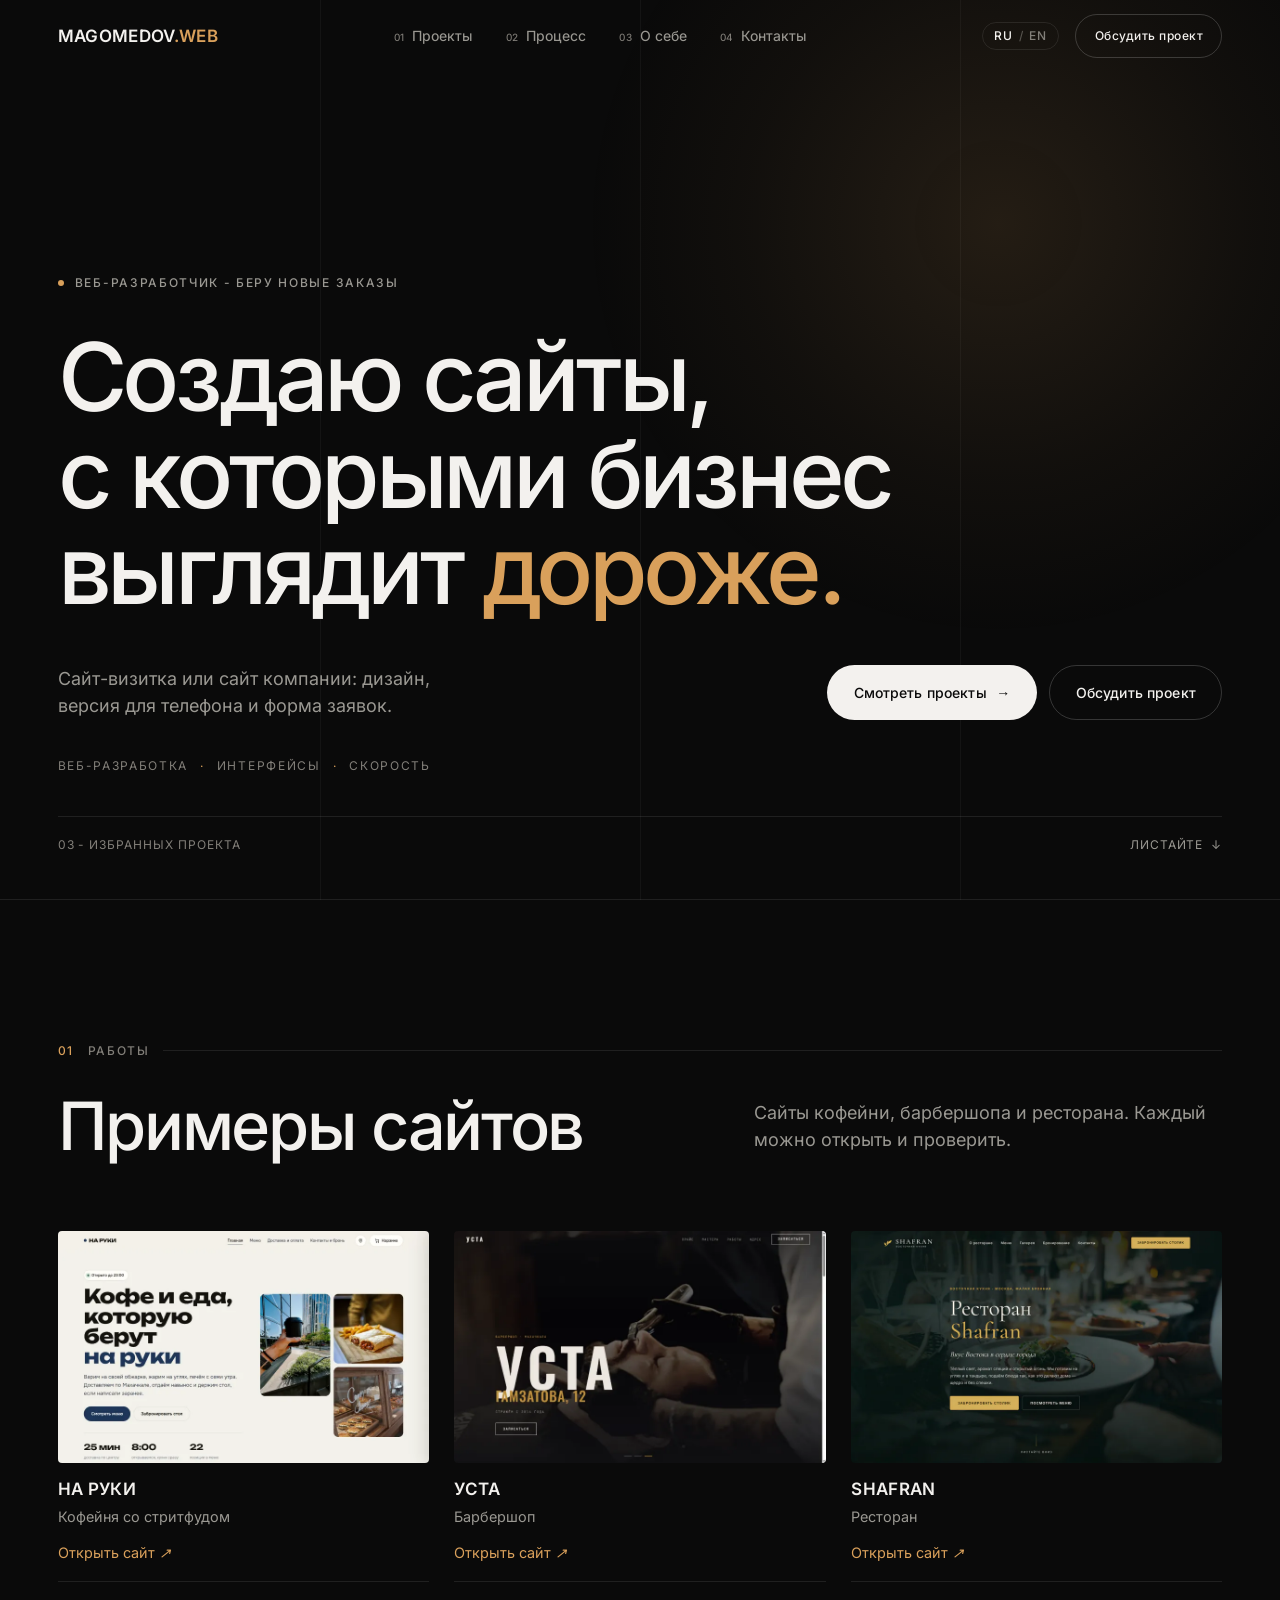
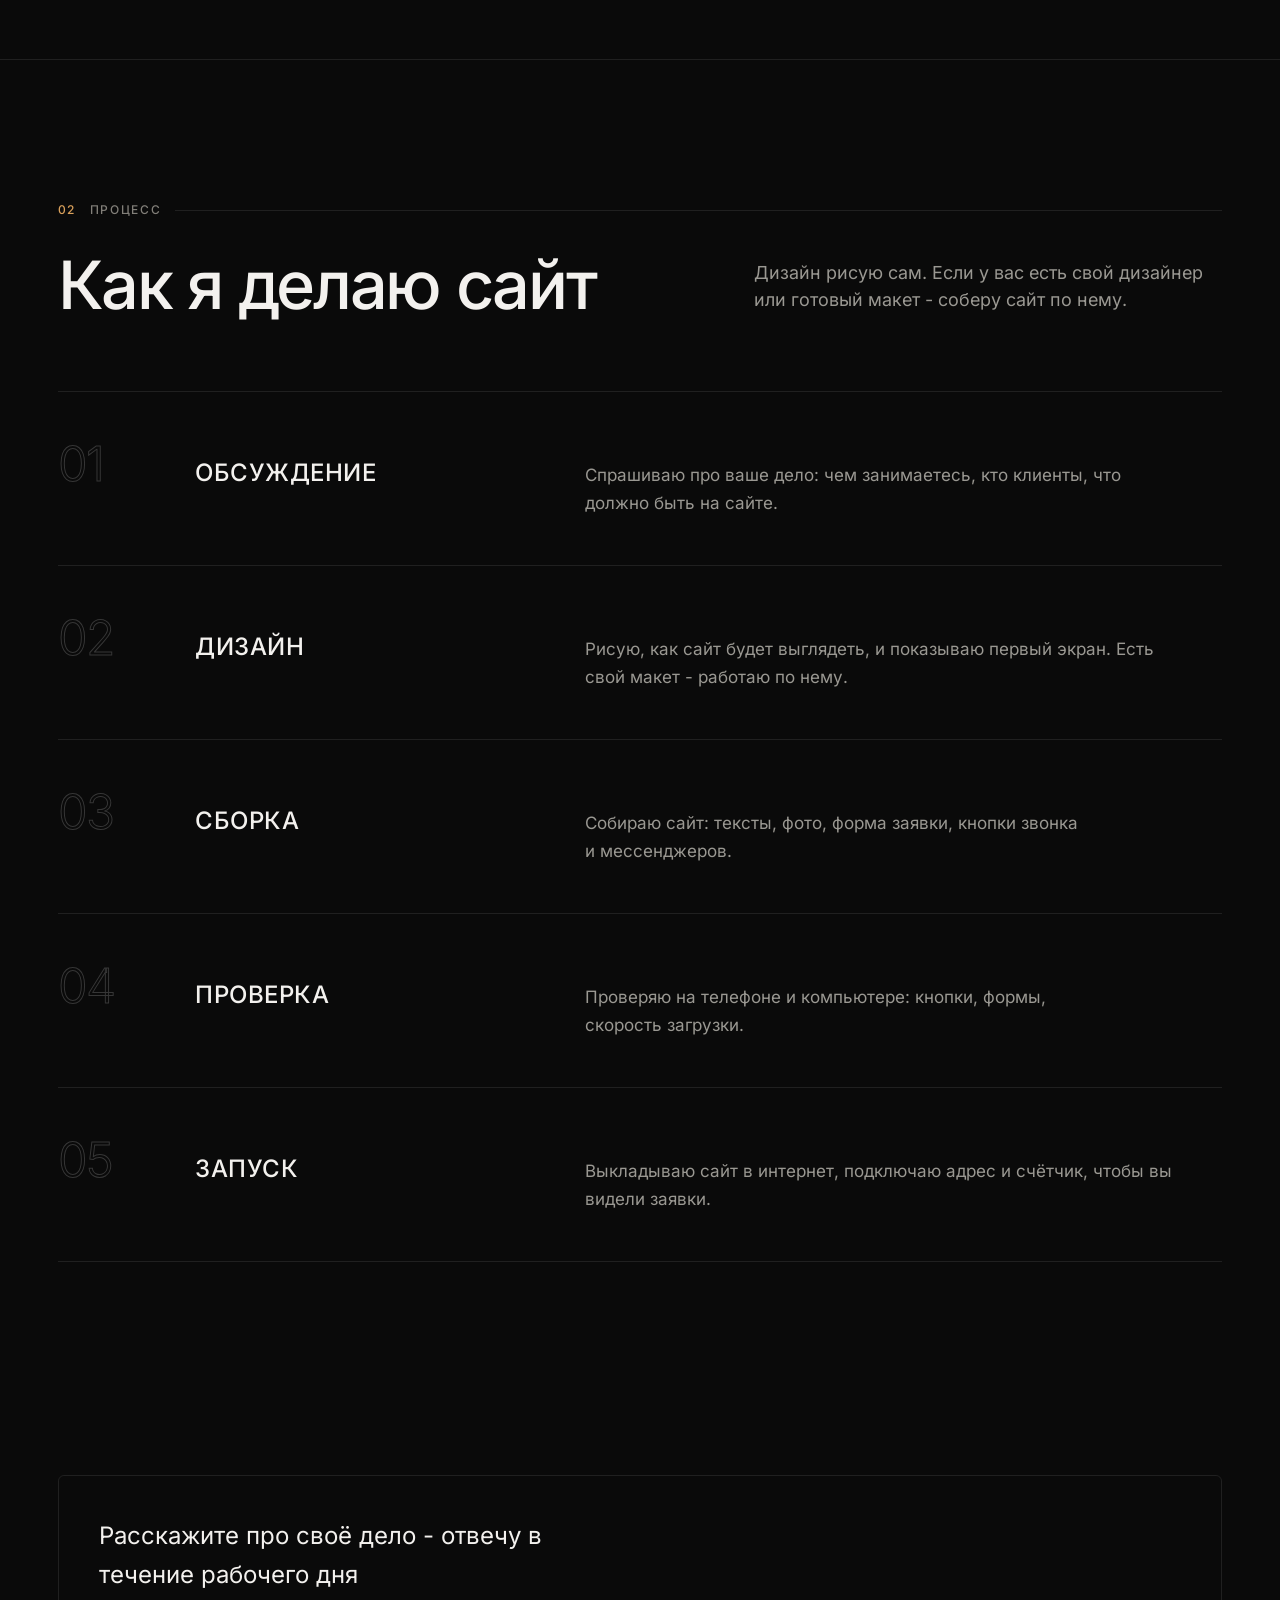
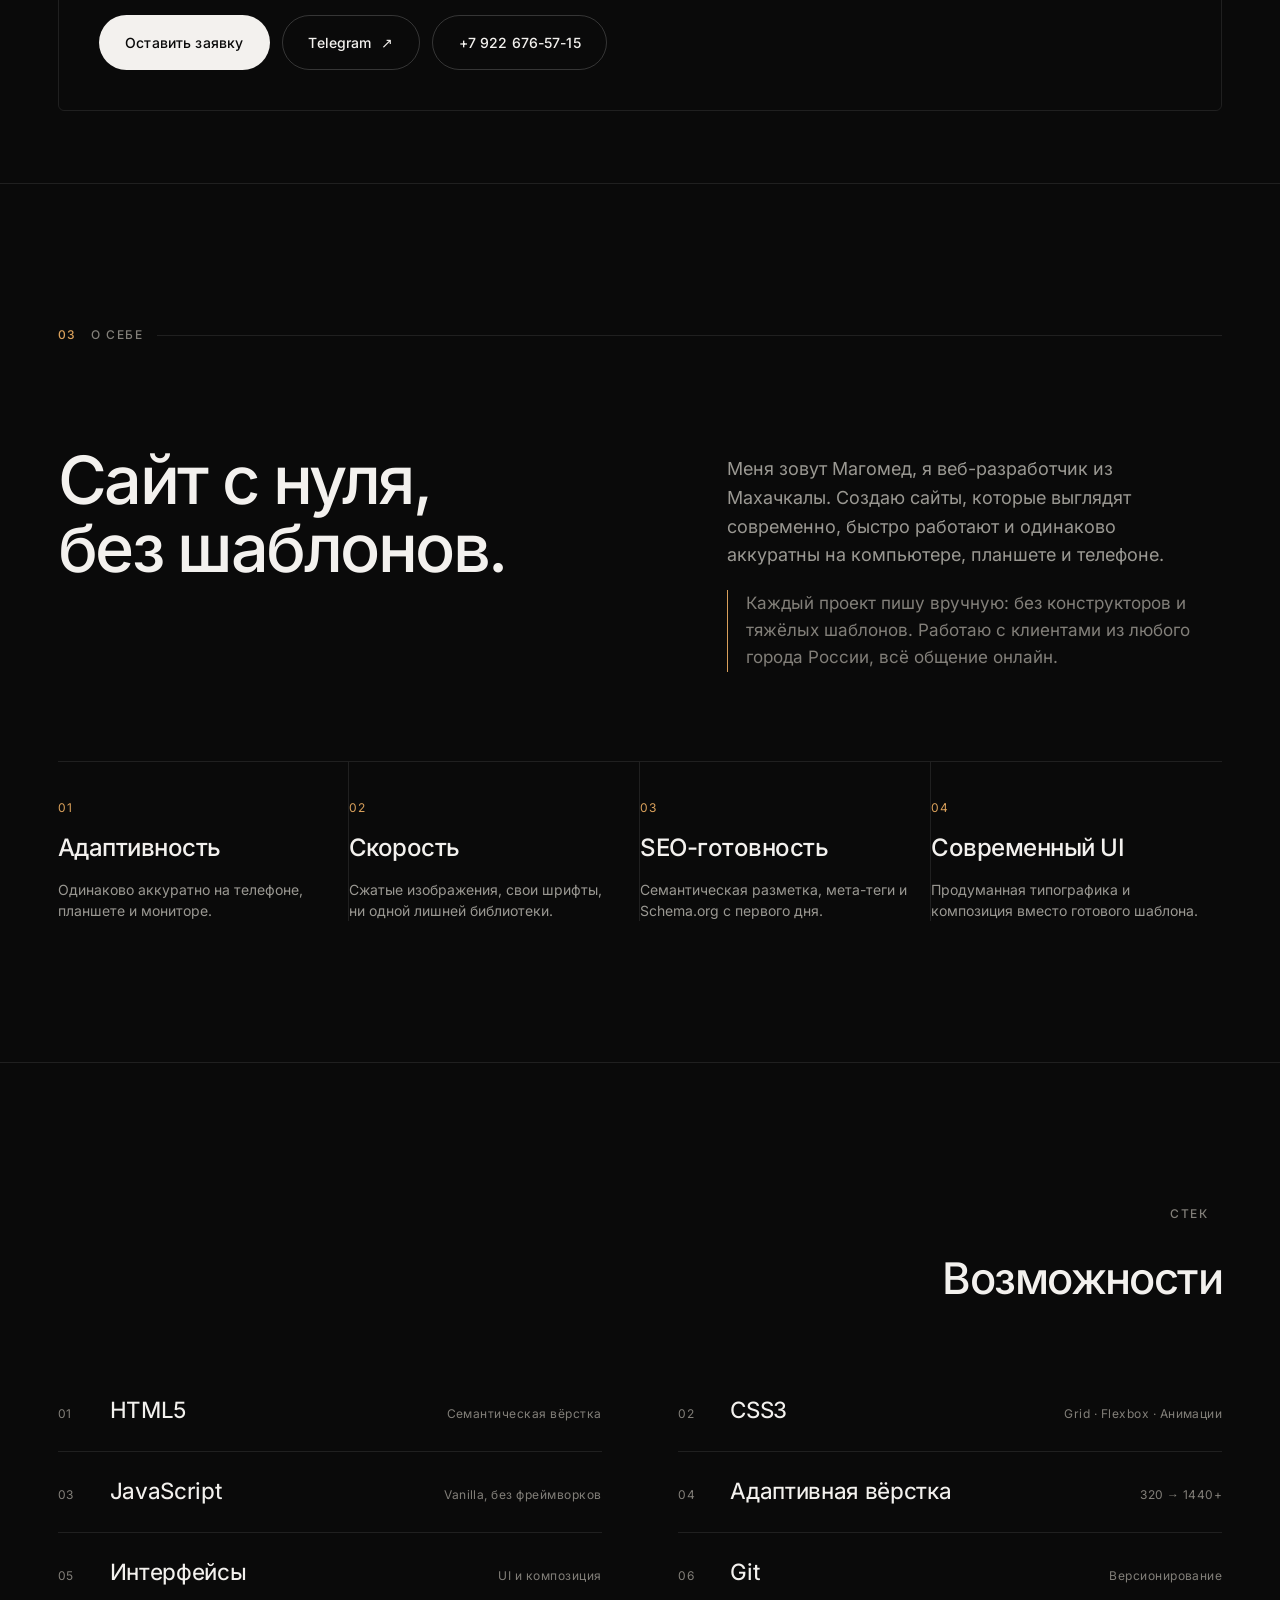
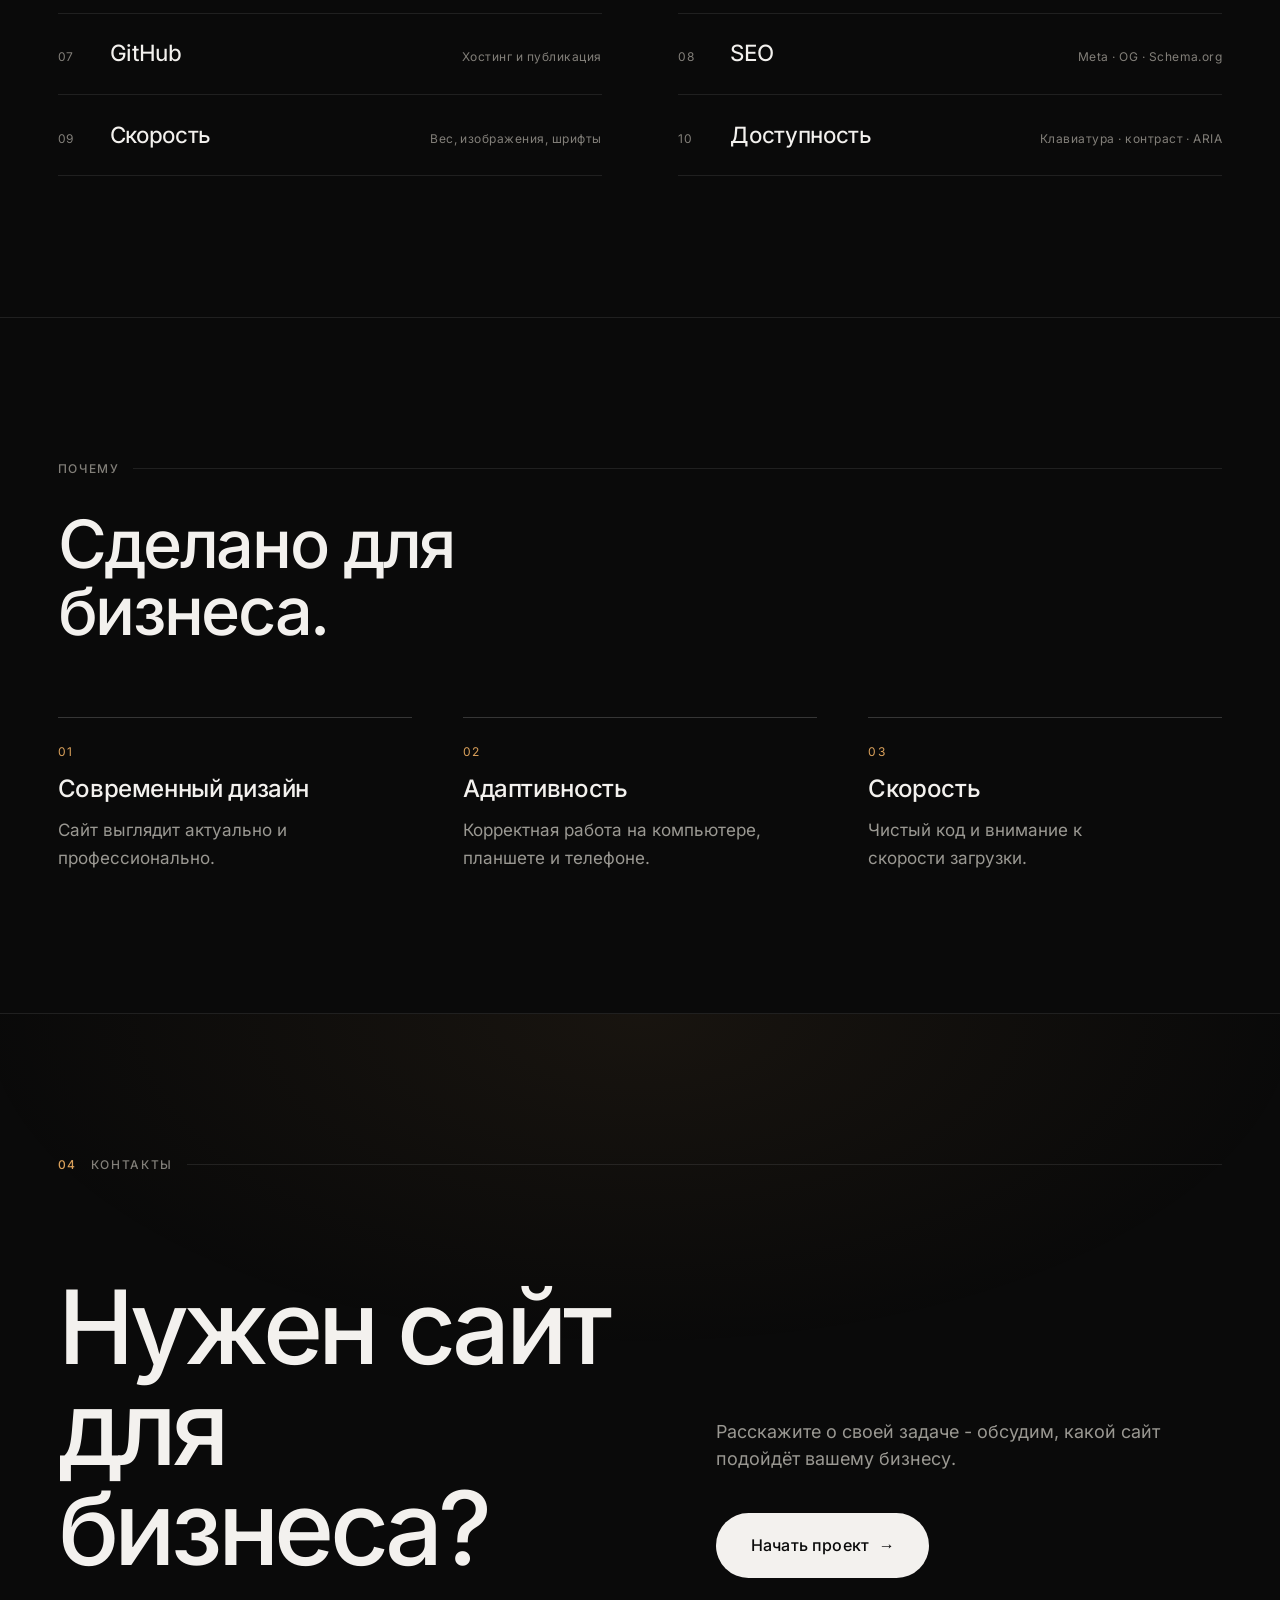
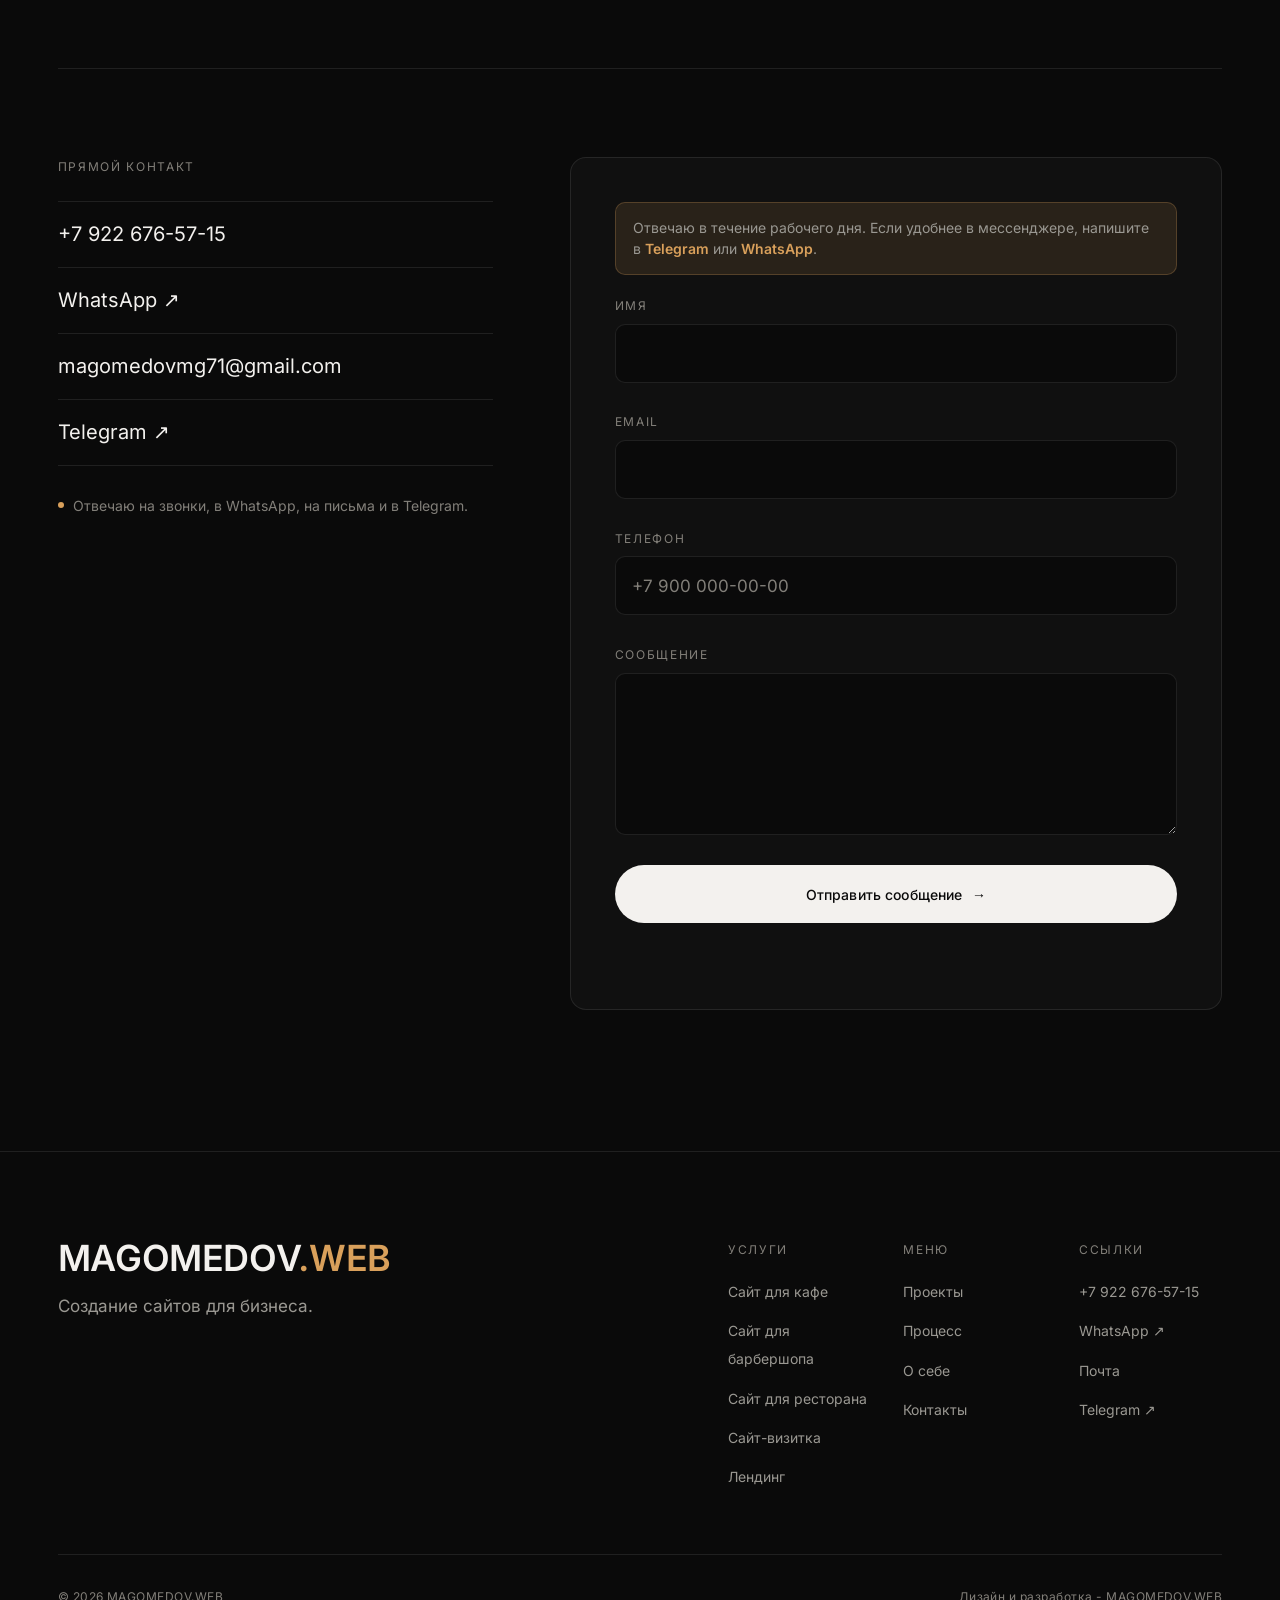
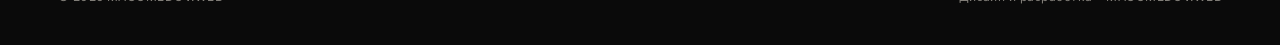
<file: index.html>
<!DOCTYPE html>
<html lang="ru">
<head>
<meta charset="utf-8">
<meta name="viewport" content="width=device-width, initial-scale=1, viewport-fit=cover">
<title>Создание сайтов для бизнеса по всей России | MAGOMEDOV.WEB</title>
<meta name="description" content="Делаю сайты для бизнеса: сайт-визитка или сайт компании с дизайном, версией для телефона и формой заявок. Примеры: кофейня, барбершоп, ресторан.">
<meta name="author" content="Магомед — MAGOMEDOV.WEB">
<meta name="theme-color" content="#0a0a0a">
<meta name="color-scheme" content="dark">
<!-- max-image-preview:large — чтобы в поиске показывалась крупная картинка проекта -->
<meta name="robots" content="index, follow, max-image-preview:large, max-snippet:-1">
<link rel="canonical" href="https://magomedov.website/">

<!-- Open Graph / Twitter -->
<meta property="og:type" content="website">
<meta property="og:site_name" content="MAGOMEDOV.WEB">
<meta property="og:locale" content="ru_RU">
<meta property="og:title" content="Создание сайтов для бизнеса | MAGOMEDOV.WEB">
<meta property="og:description" content="Сайт-визитка или сайт компании: дизайн, версия для телефона, форма заявок. Примеры: сайты кофейни НА РУКИ, барбершопа УСТА и ресторана SHAFRAN.">
<meta property="og:url" content="https://magomedov.website/">
<meta property="og:image" content="https://magomedov.website/images/og-image.jpg">
<meta property="og:image:type" content="image/jpeg">
<meta property="og:image:width" content="1200">
<meta property="og:image:height" content="630">
<meta property="og:image:alt" content="Первый экран сайта MAGOMEDOV.WEB с заголовком «Сайты, с которыми бизнес выглядит дороже»">
<meta name="twitter:card" content="summary_large_image">
<meta name="twitter:title" content="Создание сайтов для бизнеса | MAGOMEDOV.WEB">
<meta name="twitter:description" content="Сайт-визитка или сайт компании: дизайн, версия для телефона, форма заявок. Примеры: кофейня, барбершоп, ресторан.">
<meta name="twitter:image" content="https://magomedov.website/images/og-image.jpg">
<meta name="twitter:image:alt" content="Первый экран сайта MAGOMEDOV.WEB с заголовком «Сайты, с которыми бизнес выглядит дороже»">

<!-- Icons -->
<link rel="icon" href="images/favicon.svg" type="image/svg+xml">
<link rel="apple-touch-icon" href="images/apple-touch-icon.png">

<!-- Fonts: self-hosted Inter (latin + cyrillic subsets) -->
<link rel="preload" href="fonts/inter-cyrillic.woff2" as="font" type="font/woff2" crossorigin>
<link rel="preload" href="fonts/inter-latin.woff2" as="font" type="font/woff2" crossorigin>
<link rel="stylesheet" href="css/style.css">
<script>document.documentElement.classList.add('js');</script>

<script type="application/ld+json">
{
  "@context": "https://schema.org",
  "@graph": [
    {
      "@type": "WebSite",
      "@id": "https://magomedov.website/#website",
      "url": "https://magomedov.website/",
      "name": "MAGOMEDOV.WEB",
      "description": "Создание сайтов для бизнеса",
      "inLanguage": ["ru-RU", "en"],
      "publisher": { "@id": "https://magomedov.website/#person" }
    },
    {
      "@type": "ProfessionalService",
      "@id": "https://magomedov.website/#service",
      "name": "MAGOMEDOV.WEB",
      "description": "Создание сайтов для бизнеса: сайт-визитка или сайт компании с дизайном, версией для телефона и формой заявок.",
      "url": "https://magomedov.website/",
      "image": "https://magomedov.website/images/og-image.jpg",
      "telephone": "+79226765715",
      "email": "magomedovmg71@gmail.com",
      "address": {
        "@type": "PostalAddress",
        "addressLocality": "Махачкала",
        "addressRegion": "Республика Дагестан",
        "addressCountry": "RU"
      },
      "areaServed": [
        { "@type": "Country", "name": "Россия" },
        { "@type": "City", "name": "Махачкала" }
      ],
      "founder": { "@id": "https://magomedov.website/#person" },
      "makesOffer": {
        "@type": "Offer",
        "itemOffered": {
          "@type": "Service",
          "name": "Создание сайтов для бизнеса",
          "serviceType": "Создание сайтов",
          "description": "Сайт-визитка или сайт компании на HTML, CSS и JavaScript: дизайн, версия для телефона, форма заявок, разметка для поисковиков.",
          "provider": { "@id": "https://magomedov.website/#service" },
          "areaServed": { "@type": "Country", "name": "Россия" }
        }
      }
    },
    {
      "@type": "Person",
      "@id": "https://magomedov.website/#person",
      "name": "Магомед",
      "givenName": "Магомед",
      "jobTitle": "Веб-разработчик",
      "worksFor": { "@id": "https://magomedov.website/#service" },
      "address": {
        "@type": "PostalAddress",
        "addressLocality": "Махачкала",
        "addressRegion": "Республика Дагестан",
        "addressCountry": "RU"
      },
      "email": "mailto:magomedovmg71@gmail.com",
      "telephone": "+79226765715",
      "url": "https://magomedov.website/",
      "knowsAbout": ["HTML5", "CSS3", "JavaScript", "Responsive Design", "UI Development", "Web Performance", "Accessibility", "SEO"],
      "knowsLanguage": ["ru", "en"]
    },
    {
      "@type": "ItemList",
      "name": "Примеры сайтов",
      "itemListOrder": "https://schema.org/ItemListOrderAscending",
      "itemListElement": [
        {
          "@type": "ListItem",
          "position": 1,
          "item": {
            "@type": "WebSite",
            "name": "НА РУКИ",
            "url": "https://magomedov.website/naruki/",
            "description": "Сайт кофейни со стритфудом: меню с фильтром, корзина, доставка с расчётом по районам и бронь стола.",
            "author": { "@id": "https://magomedov.website/#person" }
          }
        },
        {
          "@type": "ListItem",
          "position": 2,
          "item": {
            "@type": "WebSite",
            "name": "УСТА",
            "url": "https://magomedov.website/usta/",
            "description": "Сайт барбершопа: прайс, мастера, галерея работ и запись онлайн.",
            "author": { "@id": "https://magomedov.website/#person" }
          }
        },
        {
          "@type": "ListItem",
          "position": 3,
          "item": {
            "@type": "WebSite",
            "name": "SHAFRAN",
            "url": "https://magomedov.website/shafran/",
            "description": "Современный сайт ресторана с акцентом на атмосферу, меню, фотографии и бронирование.",
            "author": { "@id": "https://magomedov.website/#person" }
          }
        }
      ]
    }
  ]
}
</script>
<!-- Yandex.Metrika counter -->
<script>
  window.ym = window.ym || function () { (window.ym.a = window.ym.a || []).push(arguments); };
  // Counter and webvisor load after the page is painted; goals sent earlier wait in the queue above.
  function loadMetrika() {
    (function(m,e,t,r,i,k,a){m[i]=m[i]||function(){(m[i].a=m[i].a||[]).push(arguments)};
    m[i].l=1*new Date();
    for (var j = 0; j < document.scripts.length; j++) {if (document.scripts[j].src === r) { return; }}
    k=e.createElement(t),a=e.getElementsByTagName(t)[0],k.async=1,k.src=r,a.parentNode.insertBefore(k,a)})
    (window, document, "script", "https://mc.yandex.ru/metrika/tag.js", "ym");
    ym(112315744, "init", { clickmap: true, trackLinks: true, accurateTrackBounce: true, webvisor: true });
  }
  window.addEventListener("load", function () {
    if ("requestIdleCallback" in window) requestIdleCallback(loadMetrika, { timeout: 3000 });
    else setTimeout(loadMetrika, 1500);
  });
  document.addEventListener("click", function (e) {
    var a = e.target.closest && e.target.closest("a[href]");
    if (!a) return;
    var href = a.getAttribute("href");
    var goal = /^tel:/.test(href) ? "click_phone" : /t\.me\//.test(href) ? "click_telegram" : /wa\.me\//.test(href) ? "click_whatsapp" : "";
    if (goal) ym(112315744, "reachGoal", goal);
  });
</script>
<!-- /Yandex.Metrika counter -->
</head>

<body>
<a class="skip-link" href="#main" data-i18n="a11y.skip">Перейти к содержимому</a>

<!-- Decorative editorial grid -->
<div class="grid-lines" aria-hidden="true"><span></span><span></span><span></span></div>

<!-- ============================================================ HEADER -->
<header class="site-header" id="site-header">
  <div class="site-header__inner">
    <a class="wordmark" href="#top" data-i18n-aria="a11y.home" aria-label="MAGOMEDOV.WEB — на главную">
      <span class="wordmark__main">MAGOMEDOV</span><span class="wordmark__accent">.WEB</span>
    </a>

    <nav class="nav" id="nav" data-i18n-aria="a11y.nav" aria-label="Основная навигация">
      <ul class="nav__list">
        <li><a class="nav__link" href="#work"><span class="nav__idx">01</span><span data-i18n="nav.work">Проекты</span></a></li>
        <li><a class="nav__link" href="#process"><span class="nav__idx">02</span><span data-i18n="nav.process">Процесс</span></a></li>
        <li><a class="nav__link" href="#about"><span class="nav__idx">03</span><span data-i18n="nav.about">О себе</span></a></li>
        <li><a class="nav__link" href="#contact"><span class="nav__idx">04</span><span data-i18n="nav.contact">Контакты</span></a></li>
      </ul>
      <div class="nav__foot">
        <a class="nav__mail nav__phone" href="tel:+79226765715">+7 922 676-57-15</a>
        <a class="nav__mail" href="mailto:magomedovmg71@gmail.com">magomedovmg71@gmail.com</a>
        <div class="nav__socials">
          <a href="https://wa.me/79226765715" target="_blank" rel="noopener noreferrer">WhatsApp ↗</a>
          <a href="https://t.me/magadev_leads_bot?start=site" target="_blank" rel="noopener noreferrer">Telegram ↗</a>
        </div>
      </div>
    </nav>

    <div class="site-header__side">
      <button class="lang" id="lang-toggle" type="button" data-i18n-aria="a11y.lang" aria-label="RU / EN, switch to English">
        <span class="lang__opt is-current">RU</span><span class="lang__sep" aria-hidden="true">/</span><span class="lang__opt">EN</span>
      </button>

      <a class="btn btn--ghost btn--sm site-header__cta" href="#contact" data-i18n="cta.talk">Обсудить проект</a>

      <button class="burger" id="burger" type="button" data-i18n-aria="a11y.menuOpen" aria-label="Открыть меню" aria-expanded="false" aria-controls="nav">
        <span class="burger__box" aria-hidden="true"><span class="burger__line"></span><span class="burger__line"></span></span>
      </button>
    </div>
  </div>
</header>
<div class="nav-scrim" id="nav-scrim" hidden></div>

<main id="main">
  <span id="top" class="anchor" aria-hidden="true"></span>

  <!-- ============================================================ HERO -->
  <section class="hero" id="hero" aria-labelledby="hero-title">
    <div class="hero__glow" aria-hidden="true"></div>
    <div class="container hero__inner">

      <p class="hero__eyebrow" data-reveal>
        <span class="status-dot" aria-hidden="true"></span>
        <span data-i18n="hero.eyebrow">Веб-разработчик - беру новые заказы</span>
      </p>

      <h1 class="hero__title" id="hero-title">
        <span class="line" data-reveal="line" data-reveal-delay="1"><span class="line__in" data-i18n="hero.l1">Создаю сайты,</span></span>
        <span class="line" data-reveal="line" data-reveal-delay="2"><span class="line__in" data-i18n="hero.l2">с которыми бизнес</span></span>
        <span class="line" data-reveal="line" data-reveal-delay="3"><span class="line__in" data-i18n="hero.l3">выглядит <em>дороже.</em></span></span>
      </h1>

      <div class="hero__bottom">
        <p class="hero__lead" data-reveal data-reveal-delay="4" data-i18n="hero.lead">
          Сайт-визитка или сайт компании: дизайн, версия для телефона и форма заявок.
        </p>

        <div class="hero__actions" data-reveal data-reveal-delay="5">
          <a class="btn btn--solid" href="#work">
            <span data-i18n="cta.viewProjects">Смотреть проекты</span> <span class="btn__arrow" aria-hidden="true">→</span>
          </a>
          <a class="btn btn--ghost" href="#contact" data-i18n="cta.talk">Обсудить проект</a>
        </div>
      </div>

      <p class="hero__meta" data-reveal data-reveal-delay="6">
        <span data-i18n="hero.m1">Веб-разработка</span><i aria-hidden="true">·</i><span data-i18n="hero.m2">Интерфейсы</span><i aria-hidden="true">·</i><span data-i18n="hero.m3">Скорость</span>
      </p>

      <div class="hero__rule" data-reveal data-reveal-delay="7">
        <span class="hero__rule-item" data-i18n="hero.r1">03 - избранных проекта</span>
        <a class="hero__rule-item hero__scroll" href="#work">
          <span data-i18n="hero.scroll">Листайте</span> <span aria-hidden="true">↓</span>
        </a>
      </div>
    </div>
  </section>

  <!-- ============================================================ WORK -->
  <section class="section work" id="work" aria-labelledby="work-title">
    <div class="container">
      <header class="section-head">
        <p class="section-index"><span class="section-index__num">01</span> <span data-i18n="sec.work">Работы</span></p>
        <h2 class="section-title" id="work-title" data-reveal data-i18n="work.title">Примеры сайтов</h2>
        <p class="section-sub" data-reveal data-reveal-delay="1" data-i18n="work.sub">Сайты кофейни, барбершопа и ресторана. Каждый можно открыть и проверить.</p>
      </header>

      <ul class="worklist" data-reveal data-reveal-delay="2">
        <li class="worklist__item">
          <a class="worklist__card" href="/naruki/" target="_blank" rel="noopener noreferrer">
            <img src="images/naruki-01-800w.webp" width="800" height="500" loading="lazy" decoding="async" alt="Сайт кофейни НА РУКИ">
            <span class="worklist__meta">
              <span class="worklist__name">НА РУКИ</span>
              <span class="worklist__cat" data-i18n="wl.naruki">Кофейня со стритфудом</span>
            </span>
            <span class="worklist__go"><span data-i18n="cta.live">Открыть сайт</span> <i aria-hidden="true">↗</i></span>
          </a>
        </li>
        <li class="worklist__item">
          <a class="worklist__card" href="/usta/" target="_blank" rel="noopener noreferrer">
            <img src="images/usta-01-800w.webp" width="800" height="500" loading="lazy" decoding="async" alt="Сайт барбершопа УСТА">
            <span class="worklist__meta">
              <span class="worklist__name">УСТА</span>
              <span class="worklist__cat" data-i18n="wl.usta">Барбершоп</span>
            </span>
            <span class="worklist__go"><span data-i18n="cta.live">Открыть сайт</span> <i aria-hidden="true">↗</i></span>
          </a>
        </li>
        <li class="worklist__item">
          <a class="worklist__card" href="/shafran/" target="_blank" rel="noopener noreferrer">
            <img src="images/shafran-01-800w.webp" width="800" height="500" loading="lazy" decoding="async" alt="Сайт ресторана SHAFRAN">
            <span class="worklist__meta">
              <span class="worklist__name">SHAFRAN</span>
              <span class="worklist__cat" data-i18n="wl.shafran">Ресторан</span>
            </span>
            <span class="worklist__go"><span data-i18n="cta.live">Открыть сайт</span> <i aria-hidden="true">↗</i></span>
          </a>
        </li>
      </ul>
    </div>

  </section>

  <!-- ============================================================ ABOUT -->
  <section class="section process" id="process" aria-labelledby="process-title">
    <div class="container">
      <header class="section-head">
        <p class="section-index"><span class="section-index__num">02</span> <span data-i18n="sec.process">Процесс</span></p>
        <h2 class="section-title" id="process-title" data-reveal data-i18n="process.title">Как я делаю сайт</h2>
        <p class="section-sub" data-reveal data-reveal-delay="1" data-i18n="process.sub">Дизайн рисую сам. Если у вас есть свой дизайнер или готовый макет - соберу сайт по нему.</p>
      </header>

      <ol class="steps">
        <li class="step" data-reveal>
          <span class="step__num">01</span>
          <div class="step__body">
            <h3 class="step__title" data-i18n="step.1t">Обсуждение</h3>
            <p class="step__text" data-i18n="step.1d">Спрашиваю про ваше дело: чем занимаетесь, кто клиенты, что должно быть на сайте.</p>
          </div>
        </li>
        <li class="step" data-reveal>
          <span class="step__num">02</span>
          <div class="step__body">
            <h3 class="step__title" data-i18n="step.2t">Дизайн</h3>
            <p class="step__text" data-i18n="step.2d">Рисую, как сайт будет выглядеть, и показываю первый экран. Есть свой макет - работаю по нему.</p>
          </div>
        </li>
        <li class="step" data-reveal>
          <span class="step__num">03</span>
          <div class="step__body">
            <h3 class="step__title" data-i18n="step.3t">Сборка</h3>
            <p class="step__text" data-i18n="step.3d">Собираю сайт: тексты, фото, форма заявки, кнопки звонка и мессенджеров.</p>
          </div>
        </li>
        <li class="step" data-reveal>
          <span class="step__num">04</span>
          <div class="step__body">
            <h3 class="step__title" data-i18n="step.4t">Проверка</h3>
            <p class="step__text" data-i18n="step.4d">Проверяю на телефоне и компьютере: кнопки, формы, скорость загрузки.</p>
          </div>
        </li>
        <li class="step" data-reveal>
          <span class="step__num">05</span>
          <div class="step__body">
            <h3 class="step__title" data-i18n="step.5t">Запуск</h3>
            <p class="step__text" data-i18n="step.5d">Выкладываю сайт в интернет, подключаю адрес и счётчик, чтобы вы видели заявки.</p>
          </div>
        </li>
      </ol>
    </div>
  </section>

  <section class="section cta-strip" aria-label="Связаться">
    <div class="container">
      <div class="cta-strip__box" data-reveal>
        <p class="cta-strip__title" data-i18n="cta.stripTitle">Расскажите про своё дело - отвечу в течение рабочего дня</p>
        <div class="cta-strip__actions">
          <a class="btn btn--solid" href="#contact" data-i18n="cta.stripForm">Оставить заявку</a>
          <a class="btn btn--ghost" href="https://t.me/magadev_leads_bot?start=site" target="_blank" rel="noopener noreferrer">Telegram <span aria-hidden="true">↗</span></a>
          <a class="btn btn--ghost" href="tel:+79226765715">+7 922 676-57-15</a>
        </div>
      </div>
    </div>
  </section>

  <section class="section about" id="about" aria-labelledby="about-title">
    <div class="container">
      <header class="section-head">
        <p class="section-index"><span class="section-index__num">03</span> <span data-i18n="sec.about">О себе</span></p>
      </header>

      <div class="about__grid">
        <h2 class="about__title" id="about-title" data-reveal data-i18n="about.title">Сайт с нуля,<br>без шаблонов.</h2>
        <div class="about__text">
          <p data-reveal data-reveal-delay="1" data-i18n="about.p1">
            Меня зовут Магомед, я веб-разработчик из Махачкалы. Создаю сайты, которые выглядят
            современно, быстро работают и одинаково аккуратны на компьютере, планшете и телефоне.
          </p>
          <p class="about__note" data-reveal data-reveal-delay="2" data-i18n="about.p2">
            Каждый проект пишу вручную: без конструкторов и тяжёлых шаблонов.
            Работаю с клиентами из любого города России, всё общение онлайн.
          </p>
        </div>
      </div>

      <ul class="traits">
        <li class="traits__item" data-reveal><span class="traits__idx">01</span><span class="traits__name" data-i18n="trait.1">Адаптивность</span><span class="traits__text" data-i18n="trait.1d">Одинаково аккуратно на телефоне, планшете и мониторе.</span></li>
        <li class="traits__item" data-reveal data-reveal-delay="1"><span class="traits__idx">02</span><span class="traits__name" data-i18n="trait.2">Скорость</span><span class="traits__text" data-i18n="trait.2d">Сжатые изображения, свои шрифты, ни одной лишней библиотеки.</span></li>
        <li class="traits__item" data-reveal data-reveal-delay="2"><span class="traits__idx">03</span><span class="traits__name" data-i18n="trait.3">SEO-готовность</span><span class="traits__text" data-i18n="trait.3d">Семантическая разметка, мета-теги и Schema.org с первого дня.</span></li>
        <li class="traits__item" data-reveal data-reveal-delay="3"><span class="traits__idx">04</span><span class="traits__name" data-i18n="trait.4">Современный UI</span><span class="traits__text" data-i18n="trait.4d">Продуманная типографика и композиция вместо готового шаблона.</span></li>
      </ul>
    </div>
  </section>

  <!-- ============================================================ CAPABILITIES -->
  <section class="section capabilities" id="capabilities" aria-labelledby="cap-title">
    <div class="container">
      <header class="section-head section-head--inline">
        <p class="section-index"><span data-i18n="sec.stack">Стек</span></p>
        <h2 class="section-title section-title--sm" id="cap-title" data-reveal data-i18n="cap.title">Возможности</h2>
      </header>

      <ul class="cap-list">
        <li class="cap-list__item" data-reveal><span class="cap-list__idx">01</span><span class="cap-list__name">HTML5</span><span class="cap-list__tag" data-i18n="cap.t1">Семантическая вёрстка</span></li>
        <li class="cap-list__item" data-reveal><span class="cap-list__idx">02</span><span class="cap-list__name">CSS3</span><span class="cap-list__tag" data-i18n="cap.t2">Grid · Flexbox · Анимации</span></li>
        <li class="cap-list__item" data-reveal><span class="cap-list__idx">03</span><span class="cap-list__name">JavaScript</span><span class="cap-list__tag" data-i18n="cap.t3">Vanilla, без фреймворков</span></li>
        <li class="cap-list__item" data-reveal><span class="cap-list__idx">04</span><span class="cap-list__name" data-i18n="cap.n4">Адаптивная вёрстка</span><span class="cap-list__tag">320 → 1440+</span></li>
        <li class="cap-list__item" data-reveal><span class="cap-list__idx">05</span><span class="cap-list__name" data-i18n="cap.n5">Интерфейсы</span><span class="cap-list__tag" data-i18n="cap.t5">UI и композиция</span></li>
        <li class="cap-list__item" data-reveal><span class="cap-list__idx">06</span><span class="cap-list__name">Git</span><span class="cap-list__tag" data-i18n="cap.t6">Версионирование</span></li>
        <li class="cap-list__item" data-reveal><span class="cap-list__idx">07</span><span class="cap-list__name">GitHub</span><span class="cap-list__tag" data-i18n="cap.t7">Хостинг и публикация</span></li>
        <li class="cap-list__item" data-reveal><span class="cap-list__idx">08</span><span class="cap-list__name">SEO</span><span class="cap-list__tag">Meta · OG · Schema.org</span></li>
        <li class="cap-list__item" data-reveal><span class="cap-list__idx">09</span><span class="cap-list__name" data-i18n="cap.n9">Скорость</span><span class="cap-list__tag" data-i18n="cap.t9">Вес, изображения, шрифты</span></li>
        <li class="cap-list__item" data-reveal><span class="cap-list__idx">10</span><span class="cap-list__name" data-i18n="cap.n10">Доступность</span><span class="cap-list__tag" data-i18n="cap.t10">Клавиатура · контраст · ARIA</span></li>
      </ul>
    </div>
  </section>

  <!-- ============================================================ PROCESS -->

  <!-- ============================================================ WHY -->
  <section class="section why" id="why" aria-labelledby="why-title">
    <div class="container">
      <header class="section-head">
        <p class="section-index"><span data-i18n="sec.why">Почему</span></p>
        <h2 class="section-title" id="why-title" data-reveal data-i18n="why.title">Сделано для бизнеса.</h2>
      </header>

      <div class="why__grid">
        <article class="why__item" data-reveal>
          <p class="why__idx" aria-hidden="true">01</p>
          <h3 class="why__name" data-i18n="why.n1">Современный дизайн</h3>
          <p class="why__text" data-i18n="why.d1">Сайт выглядит актуально и профессионально.</p>
        </article>
        <article class="why__item" data-reveal data-reveal-delay="1">
          <p class="why__idx" aria-hidden="true">02</p>
          <h3 class="why__name" data-i18n="why.n2">Адаптивность</h3>
          <p class="why__text" data-i18n="why.d2">Корректная работа на компьютере, планшете и телефоне.</p>
        </article>
        <article class="why__item" data-reveal data-reveal-delay="2">
          <p class="why__idx" aria-hidden="true">03</p>
          <h3 class="why__name" data-i18n="why.n3">Скорость</h3>
          <p class="why__text" data-i18n="why.d3">Чистый код и внимание к скорости загрузки.</p>
        </article>
      </div>
    </div>
  </section>

  <!-- ============================================================ CONTACT -->
  <section class="section contact" id="contact" aria-labelledby="contact-title">
    <div class="container">
      <header class="section-head">
        <p class="section-index"><span class="section-index__num">04</span> <span data-i18n="sec.contact">Контакты</span></p>
      </header>

      <div class="contact__hero">
        <h2 class="contact__title" id="contact-title" data-reveal data-i18n="contact.title">Нужен сайт<br>для бизнеса?</h2>
        <p class="contact__sub" data-reveal data-reveal-delay="1" data-i18n="contact.sub">
          Расскажите о своей задаче - обсудим, какой сайт подойдёт вашему бизнесу.
        </p>
        <a class="btn btn--solid btn--lg" href="#contact-form" data-reveal data-reveal-delay="2">
          <span data-i18n="cta.start">Начать проект</span> <span class="btn__arrow" aria-hidden="true">→</span>
        </a>
      </div>

      <div class="contact__grid">
        <div class="contact__side">
          <p class="contact__label" data-i18n="contact.direct">Прямой контакт</p>
          <ul class="contact__links">
            <li><a href="tel:+79226765715">+7 922 676-57-15</a></li>
            <li><a href="https://wa.me/79226765715" target="_blank" rel="noopener noreferrer">WhatsApp <span aria-hidden="true">↗</span></a></li>
            <li><a href="mailto:magomedovmg71@gmail.com">magomedovmg71@gmail.com</a></li>
            <li><a href="https://t.me/magadev_leads_bot?start=site" target="_blank" rel="noopener noreferrer">Telegram <span aria-hidden="true">↗</span></a></li>
          </ul>
          <p class="contact__note">
            <span class="status-dot" aria-hidden="true"></span>
            <span data-i18n="contact.note">Отвечаю на звонки, в WhatsApp, на письма и в Telegram.</span>
          </p>
        </div>

        <form class="form" id="contact-form" novalidate>
          <p class="form__notice" role="note" data-i18n="form.notice">
            Отвечаю в течение рабочего дня. Если удобнее в мессенджере,
            напишите в <strong>Telegram</strong> или <strong>WhatsApp</strong>.
          </p>

          <!-- Ловушка для спам-ботов: людям поле не видно, автоматы его заполняют. -->
          <div class="field field--trap" aria-hidden="true">
            <label for="website">Не заполняйте это поле</label>
            <input type="text" id="website" name="website" tabindex="-1" autocomplete="off">
          </div>

          <div class="field">
            <label class="field__label" for="name" data-i18n="form.name">Имя</label>
            <input class="field__input" type="text" id="name" name="name" autocomplete="name"
                   required minlength="2" aria-describedby="name-error">
            <p class="field__error" id="name-error" role="alert"></p>
          </div>

          <div class="field">
            <label class="field__label" for="email" data-i18n="form.email">Email</label>
            <input class="field__input" type="email" id="email" name="email" autocomplete="email"
                   required aria-describedby="email-error">
            <p class="field__error" id="email-error" role="alert"></p>
          </div>

          <div class="field">
            <label class="field__label" for="phone" data-i18n="form.phone">Телефон</label>
            <input class="field__input" type="tel" id="phone" name="phone" autocomplete="tel"
                   inputmode="tel" placeholder="+7 900 000-00-00" required aria-describedby="phone-error">
            <p class="field__error" id="phone-error" role="alert"></p>
          </div>

          <div class="field">
            <label class="field__label" for="message" data-i18n="form.message">Сообщение</label>
            <textarea class="field__input field__input--area" id="message" name="message" rows="5"
                      required minlength="10" aria-describedby="message-error"></textarea>
            <p class="field__error" id="message-error" role="alert"></p>
          </div>

          <button class="btn btn--solid btn--block" type="submit">
            <span data-i18n="form.send">Отправить сообщение</span> <span class="btn__arrow" aria-hidden="true">→</span>
          </button>

          <p class="form__status" id="form-status" role="status" aria-live="polite"></p>
        </form>
      </div>
    </div>
  </section>
</main>

<!-- ============================================================ FOOTER -->
<footer class="site-footer">
  <div class="container">
    <div class="site-footer__top">
      <div class="site-footer__brand">
        <p class="wordmark wordmark--lg"><span class="wordmark__main">MAGOMEDOV</span><span class="wordmark__accent">.WEB</span></p>
        <p class="site-footer__tagline" data-i18n="footer.tagline">Создание сайтов для бизнеса.</p>
      </div>

      <nav class="site-footer__nav" data-i18n-aria="a11y.footerNav" aria-label="Навигация в подвале">
        <div class="site-footer__col site-footer__col--services">
          <p class="site-footer__label" data-i18n="footer.services">Услуги</p>
          <ul>
            <li><a href="/sayt-dlya-kafe/" data-i18n="svc.cafe">Сайт для кафе</a></li>
            <li><a href="/sayt-dlya-barbershopa/" data-i18n="svc.barber">Сайт для барбершопа</a></li>
            <li><a href="/sayt-dlya-restorana/" data-i18n="svc.restaurant">Сайт для ресторана</a></li>
            <li><a href="/sayt-vizitka/" data-i18n="svc.card">Сайт-визитка</a></li>
            <li><a href="/lending/" data-i18n="svc.landing">Лендинг</a></li>
          </ul>
        </div>
        <div class="site-footer__col">
          <p class="site-footer__label" data-i18n="footer.menu">Меню</p>
          <ul>
            <li><a href="#work" data-i18n="nav.work">Проекты</a></li>
            <li><a href="#process" data-i18n="nav.process">Процесс</a></li>
            <li><a href="#about" data-i18n="nav.about">О себе</a></li>
            <li><a href="#contact" data-i18n="nav.contact">Контакты</a></li>
          </ul>
        </div>
        <div class="site-footer__col">
          <p class="site-footer__label" data-i18n="footer.links">Ссылки</p>
          <ul>
            <li><a href="tel:+79226765715">+7 922 676-57-15</a></li>
            <li><a href="https://wa.me/79226765715" target="_blank" rel="noopener noreferrer">WhatsApp <span aria-hidden="true">↗</span></a></li>
            <li><a href="mailto:magomedovmg71@gmail.com" data-i18n="footer.email">Почта</a></li>
            <li><a href="https://t.me/magadev_leads_bot?start=site" target="_blank" rel="noopener noreferrer">Telegram <span aria-hidden="true">↗</span></a></li>
          </ul>
        </div>
      </nav>
    </div>

    <div class="site-footer__bottom">
      <p>&copy; <span id="year">2026</span> MAGOMEDOV.WEB</p>
      <p data-i18n="footer.by">Дизайн и разработка - MAGOMEDOV.WEB</p>
    </div>
  </div>
</footer>

<!-- ============================================================ CASE STUDIES -->

<script src="js/i18n.js" defer></script>
<script src="js/script.js" defer></script>
  <div class="quickbar" aria-label="Быстрая связь">
    <a class="quickbar__btn" href="tel:+79226765715" data-i18n="quick.call">Позвонить</a>
    <a class="quickbar__btn quickbar__btn--accent" href="https://t.me/magadev_leads_bot?start=site" target="_blank" rel="noopener noreferrer">Telegram</a>
  </div>

</body>
</html>
</file>
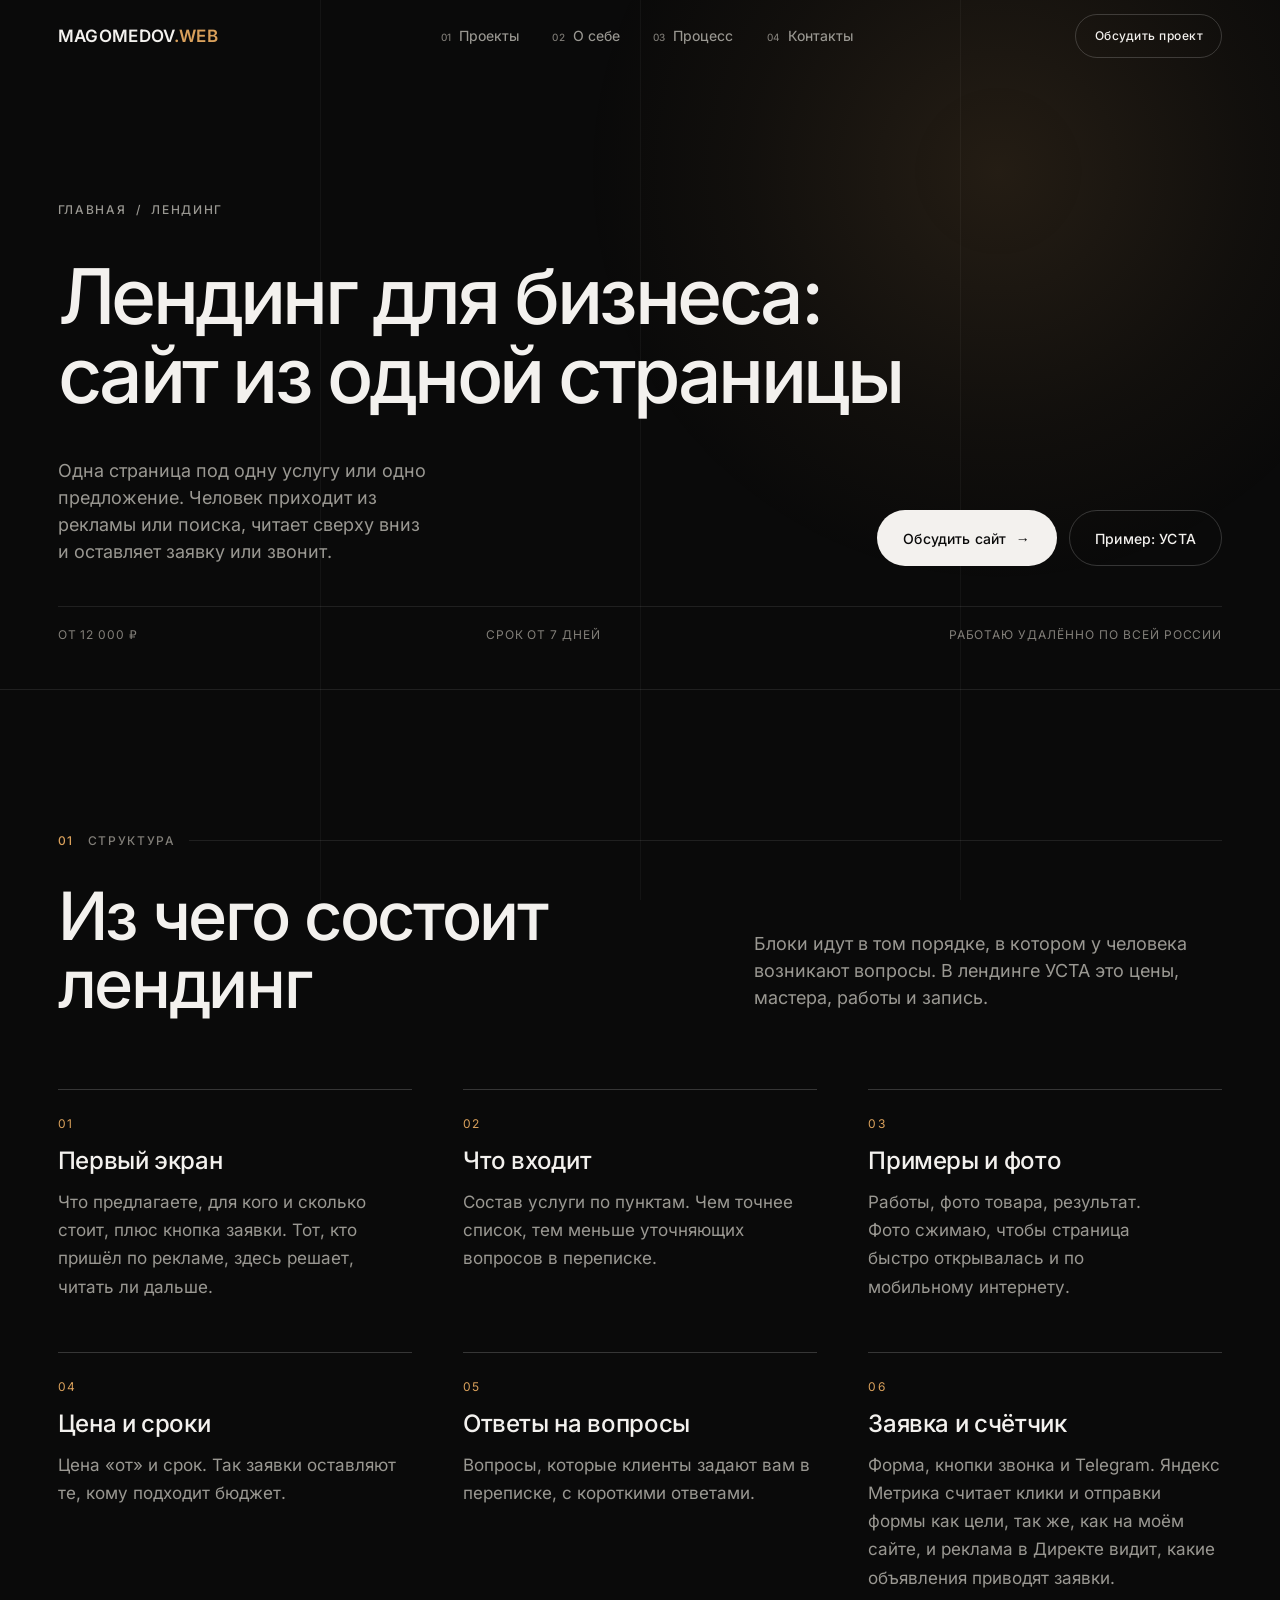
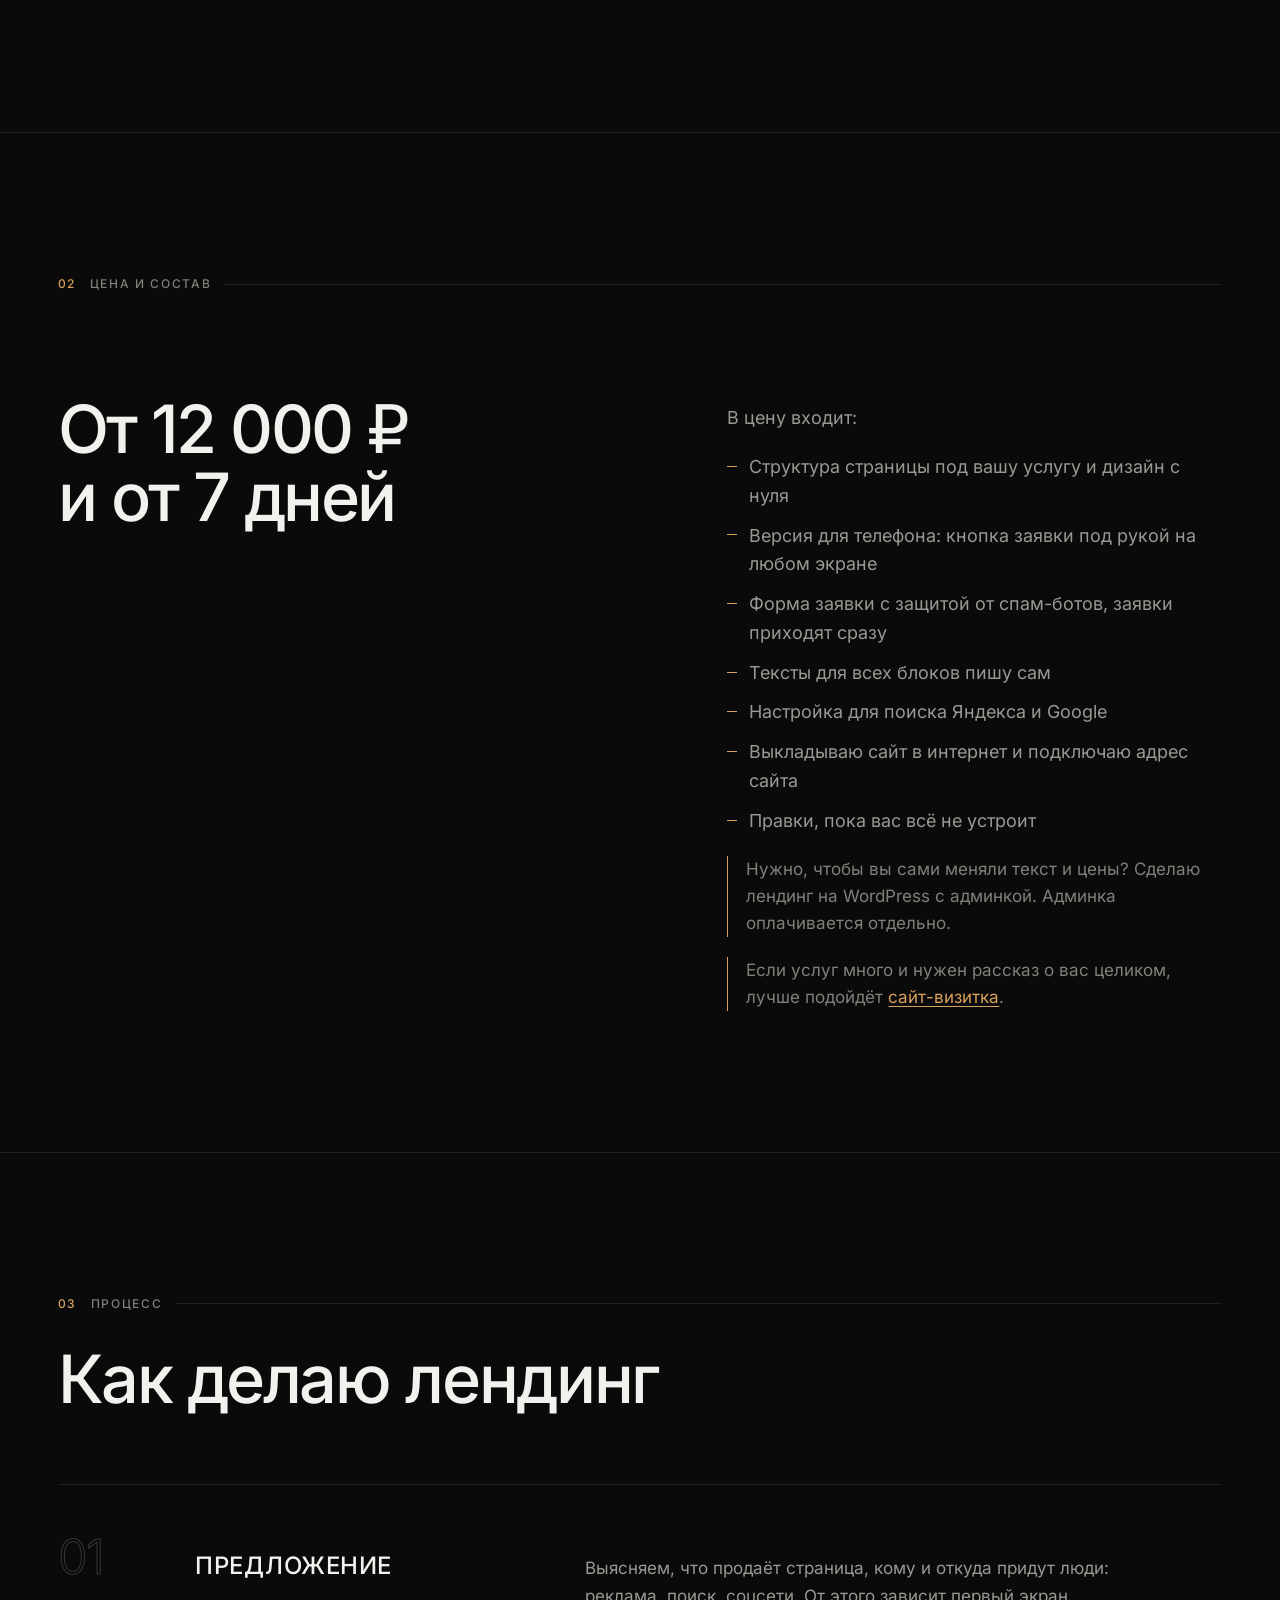
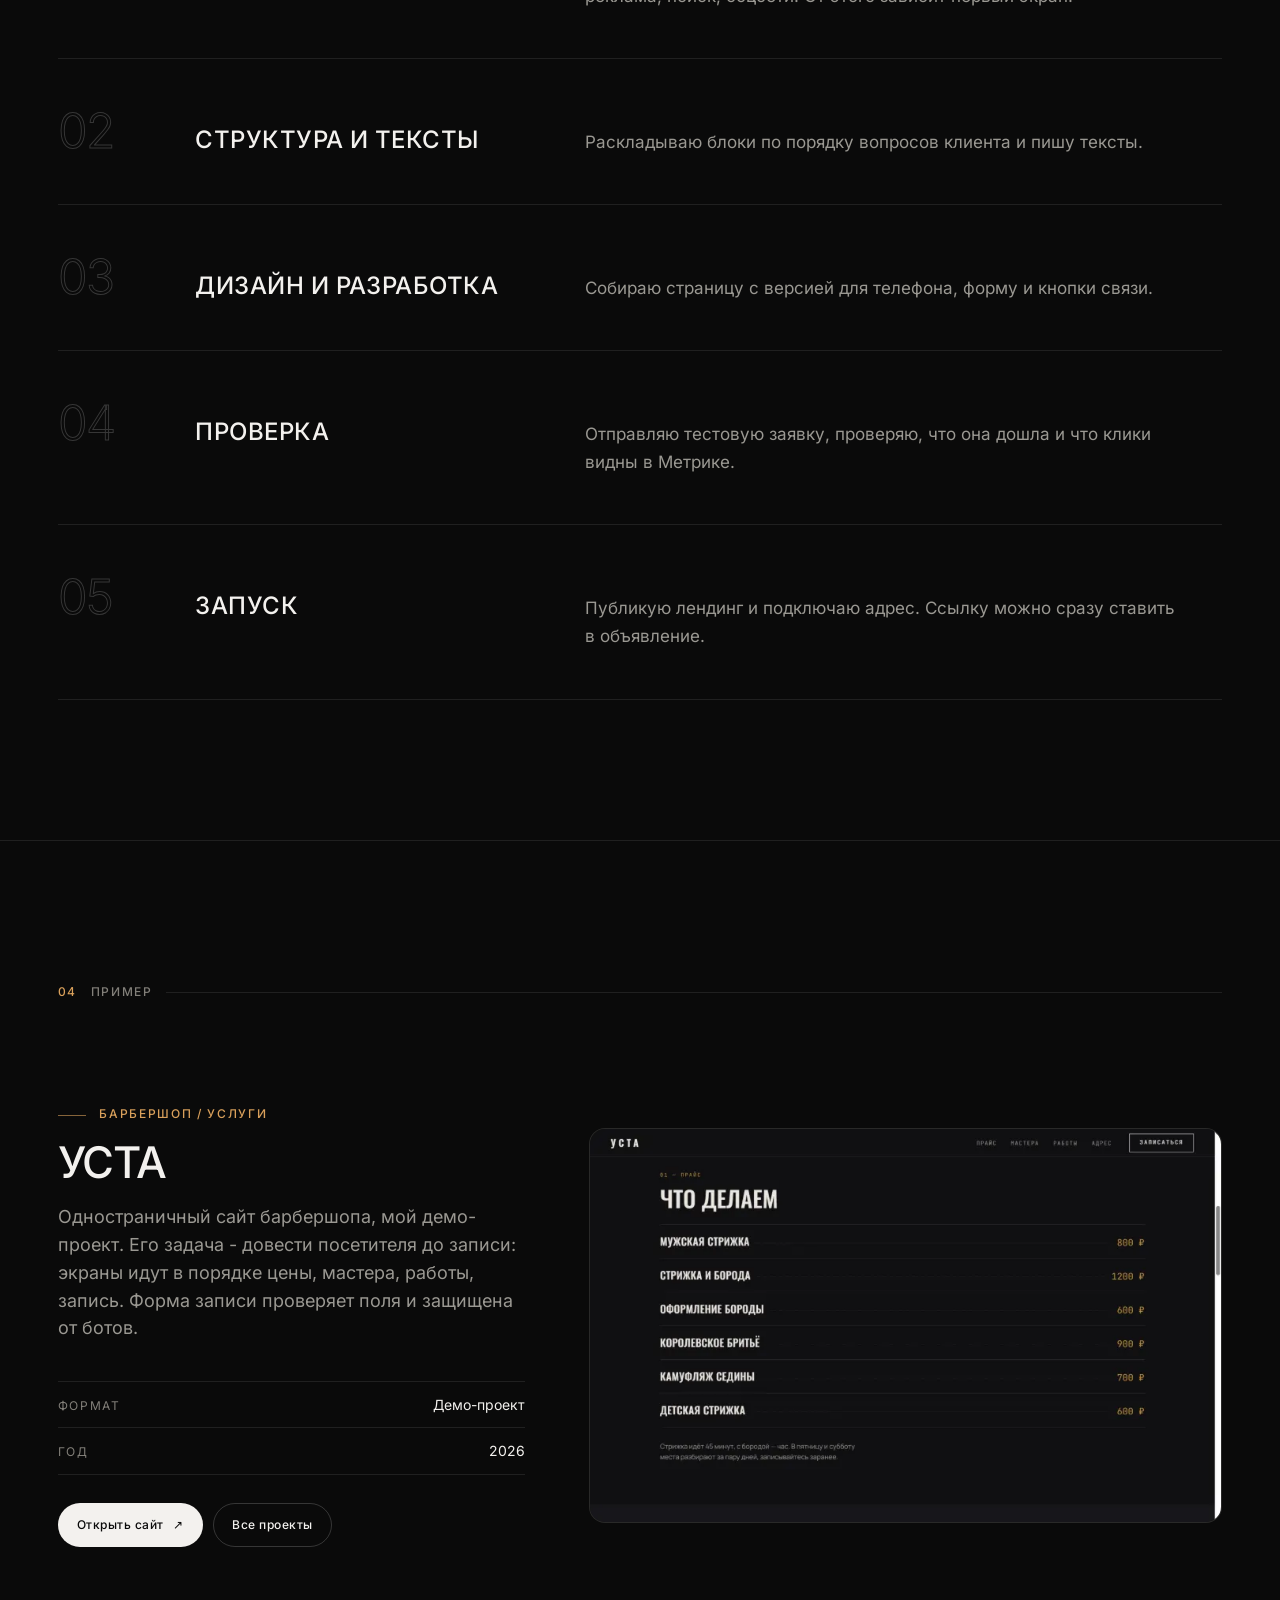
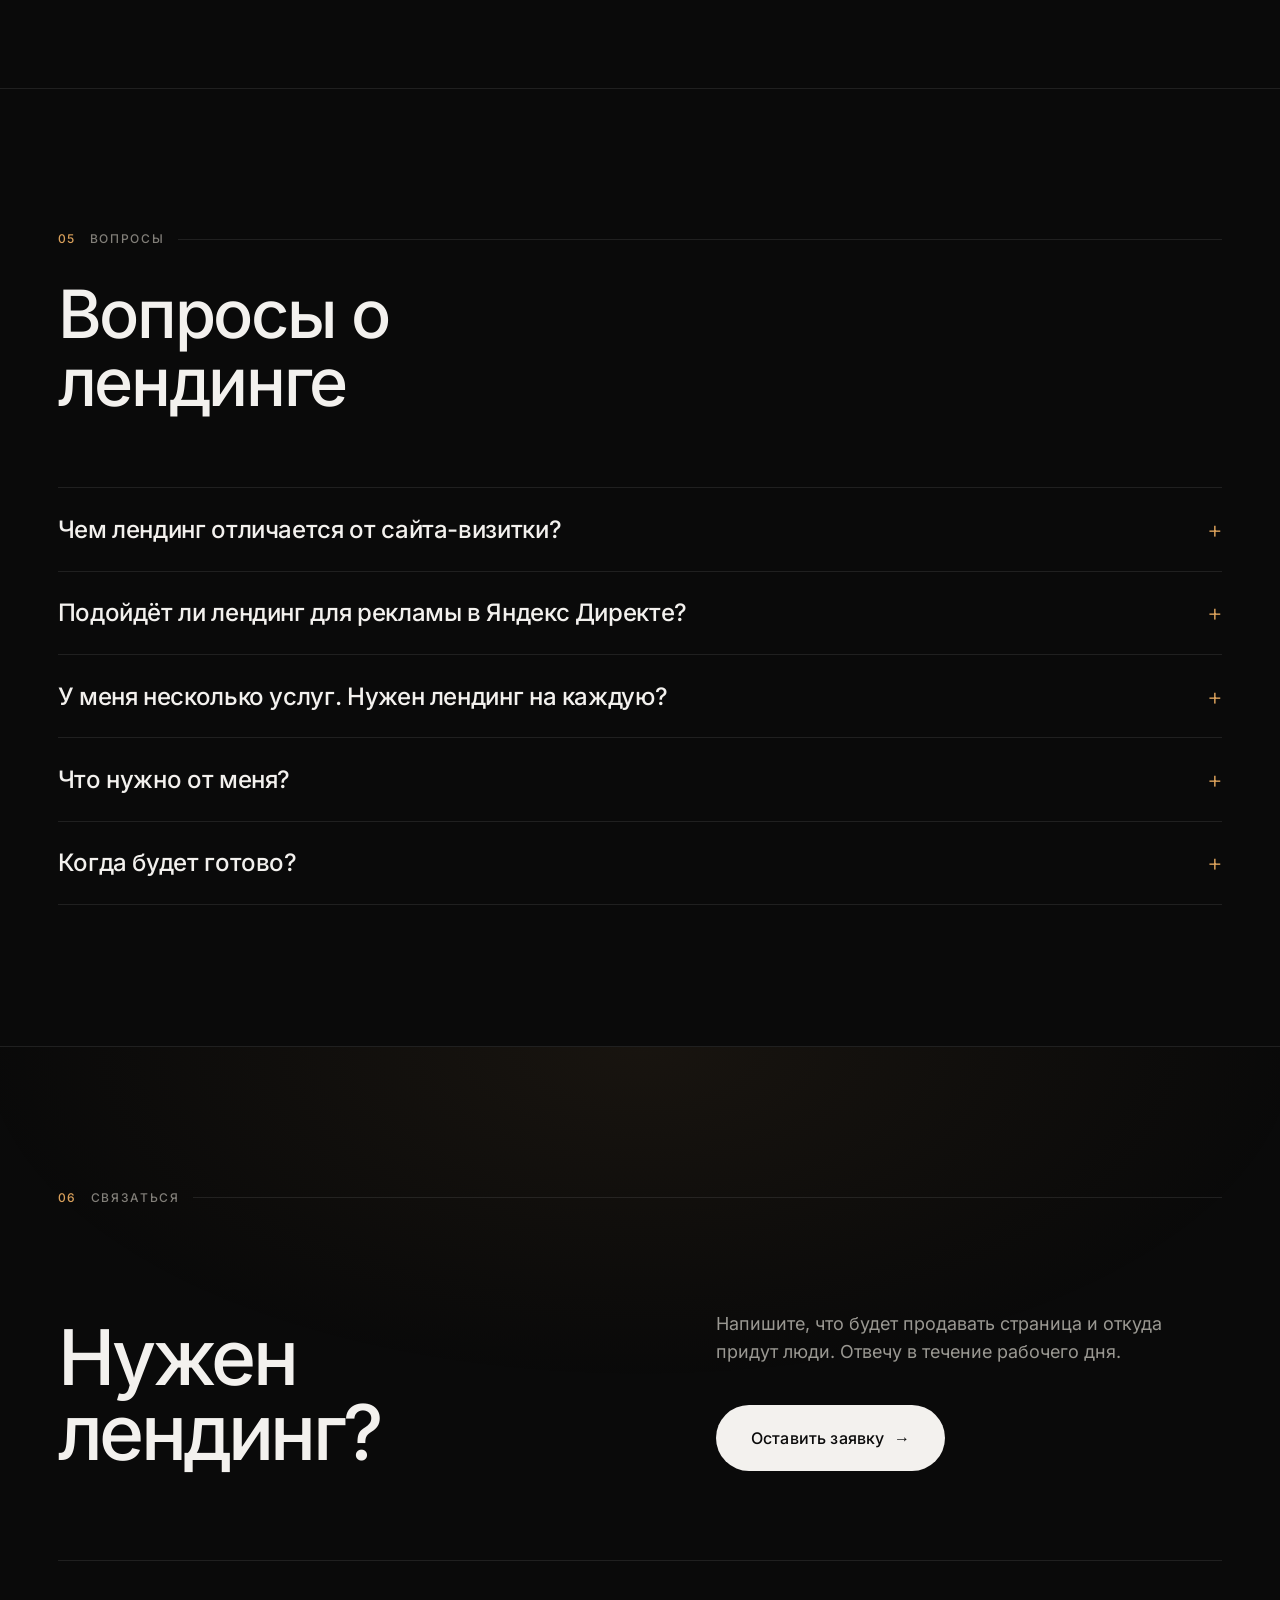
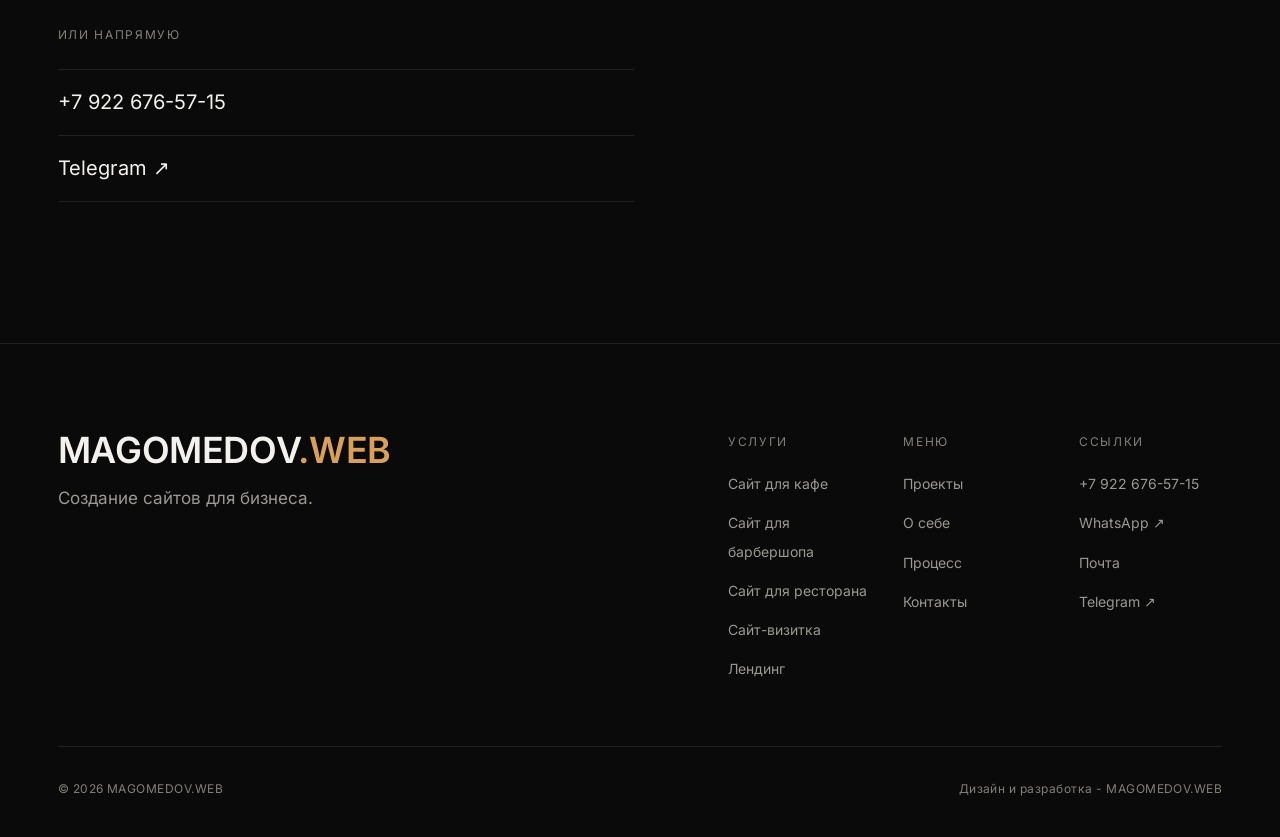
<file: lending/index.html>
<!DOCTYPE html>
<html lang="ru">
<head>
<meta charset="utf-8">
<meta name="viewport" content="width=device-width, initial-scale=1, viewport-fit=cover">
<title>Лендинг для бизнеса: одностраничный сайт | MAGOMEDOV.WEB</title>
<meta name="description" content="Делаю лендинги для бизнеса: одна страница под услугу или рекламу, форма заявки, цели в Яндекс Метрике, версия для телефона. От 12 000 ₽, срок от 7 дней.">
<meta name="author" content="Магомед, MAGOMEDOV.WEB">
<meta name="theme-color" content="#0a0a0a">
<meta name="color-scheme" content="dark">
<meta name="robots" content="index, follow, max-image-preview:large, max-snippet:-1">
<link rel="canonical" href="https://magomedov.website/lending/">

<!-- Open Graph / Twitter -->
<meta property="og:type" content="website">
<meta property="og:site_name" content="MAGOMEDOV.WEB">
<meta property="og:locale" content="ru_RU">
<meta property="og:title" content="Лендинг для бизнеса: одностраничный сайт | MAGOMEDOV.WEB">
<meta property="og:description" content="Делаю лендинги для бизнеса: одна страница под услугу или рекламу, форма заявки, цели в Яндекс Метрике, версия для телефона. От 12 000 ₽, срок от 7 дней.">
<meta property="og:url" content="https://magomedov.website/lending/">
<meta property="og:image" content="https://magomedov.website/images/og-image.jpg">
<meta property="og:image:type" content="image/jpeg">
<meta property="og:image:width" content="1200">
<meta property="og:image:height" content="630">
<meta property="og:image:alt" content="Первый экран сайта MAGOMEDOV.WEB с заголовком «Сайты, с которыми бизнес выглядит дороже»">
<meta name="twitter:card" content="summary_large_image">
<meta name="twitter:title" content="Лендинг для бизнеса: одностраничный сайт | MAGOMEDOV.WEB">
<meta name="twitter:description" content="Делаю лендинги для бизнеса: одна страница под услугу или рекламу, форма заявки, цели в Яндекс Метрике, версия для телефона. От 12 000 ₽, срок от 7 дней.">
<meta name="twitter:image" content="https://magomedov.website/images/og-image.jpg">
<meta name="twitter:image:alt" content="Первый экран сайта MAGOMEDOV.WEB с заголовком «Сайты, с которыми бизнес выглядит дороже»">

<link rel="icon" href="/images/favicon.svg" type="image/svg+xml">
<link rel="apple-touch-icon" href="/images/apple-touch-icon.png">

<link rel="preload" href="/fonts/inter-cyrillic.woff2" as="font" type="font/woff2" crossorigin>
<link rel="preload" href="/fonts/inter-latin.woff2" as="font" type="font/woff2" crossorigin>
<link rel="stylesheet" href="/css/style.css">
<script>document.documentElement.classList.add('js');</script>

<script type="application/ld+json">
{
  "@context": "https://schema.org",
  "@graph": [
    {
      "@type": "Service",
      "@id": "https://magomedov.website/lending/#service",
      "name": "Лендинг для бизнеса: сайт из одной страницы",
      "serviceType": "Создание лендинга",
      "description": "Делаю лендинги для бизнеса: одна страница под услугу или рекламу, форма заявки, цели в Яндекс Метрике, версия для телефона. От 12 000 ₽, срок от 7 дней.",
      "url": "https://magomedov.website/lending/",
      "provider": {
        "@id": "https://magomedov.website/#service"
      },
      "areaServed": {
        "@type": "Country",
        "name": "Россия"
      },
      "offers": {
        "@type": "Offer",
        "url": "https://magomedov.website/lending/",
        "priceSpecification": {
          "@type": "PriceSpecification",
          "minPrice": 12000,
          "priceCurrency": "RUB"
        }
      }
    },
    {
      "@type": "BreadcrumbList",
      "itemListElement": [
        {
          "@type": "ListItem",
          "position": 1,
          "name": "Главная",
          "item": "https://magomedov.website/"
        },
        {
          "@type": "ListItem",
          "position": 2,
          "name": "Лендинг",
          "item": "https://magomedov.website/lending/"
        }
      ]
    },
    {
      "@type": "FAQPage",
      "mainEntity": [
        {
          "@type": "Question",
          "name": "Чем лендинг отличается от сайта-визитки?",
          "acceptedAnswer": {
            "@type": "Answer",
            "text": "Лендинг ведёт к одному действию: заявке на одну услугу. Визитка рассказывает о вас целиком, со всеми услугами и контактами. Под рекламу обычно делают лендинг."
          }
        },
        {
          "@type": "Question",
          "name": "Подойдёт ли лендинг для рекламы в Яндекс Директе?",
          "acceptedAnswer": {
            "@type": "Answer",
            "text": "Да. Подключаю Яндекс Метрику и цели: звонок, переход в Telegram, отправка формы. На моём сайте цели настроены так же, и Директ по ним видит, какие объявления приносят заявки."
          }
        },
        {
          "@type": "Question",
          "name": "У меня несколько услуг. Нужен лендинг на каждую?",
          "acceptedAnswer": {
            "@type": "Answer",
            "text": "Если реклама идёт на разные услуги, да: у каждой своя страница и свой первый экран. Если реклама не нужна, проще сделать одну визитку со всеми услугами."
          }
        },
        {
          "@type": "Question",
          "name": "Что нужно от меня?",
          "acceptedAnswer": {
            "@type": "Answer",
            "text": "Описание услуги и цены, фото или примеры работ, контакты для кнопок. Тексты пишу сам, фотографии присылаете вы."
          }
        },
        {
          "@type": "Question",
          "name": "Когда будет готово?",
          "acceptedAnswer": {
            "@type": "Answer",
            "text": "От 7 дней. Если запуск рекламы уже назначен, назовите дату на первом созвоне, и я скажу, что прислать, чтобы успеть."
          }
        }
      ]
    }
  ]
}
</script>
<!-- Yandex.Metrika counter -->
<script>
  window.ym = window.ym || function () { (window.ym.a = window.ym.a || []).push(arguments); };
  // Counter and webvisor load after the page is painted; goals sent earlier wait in the queue above.
  function loadMetrika() {
    (function(m,e,t,r,i,k,a){m[i]=m[i]||function(){(m[i].a=m[i].a||[]).push(arguments)};
    m[i].l=1*new Date();
    for (var j = 0; j < document.scripts.length; j++) {if (document.scripts[j].src === r) { return; }}
    k=e.createElement(t),a=e.getElementsByTagName(t)[0],k.async=1,k.src=r,a.parentNode.insertBefore(k,a)})
    (window, document, "script", "https://mc.yandex.ru/metrika/tag.js", "ym");
    ym(112315744, "init", { clickmap: true, trackLinks: true, accurateTrackBounce: true, webvisor: true });
  }
  window.addEventListener("load", function () {
    if ("requestIdleCallback" in window) requestIdleCallback(loadMetrika, { timeout: 3000 });
    else setTimeout(loadMetrika, 1500);
  });
  document.addEventListener("click", function (e) {
    var a = e.target.closest && e.target.closest("a[href]");
    if (!a) return;
    var href = a.getAttribute("href");
    var goal = /^tel:/.test(href) ? "click_phone" : /t\.me\//.test(href) ? "click_telegram" : /wa\.me\//.test(href) ? "click_whatsapp" : "";
    if (goal) ym(112315744, "reachGoal", goal);
  });
</script>
<!-- /Yandex.Metrika counter -->
</head>

<body>
<a class="skip-link" href="#main">Перейти к содержимому</a>

<div class="grid-lines" aria-hidden="true"><span></span><span></span><span></span></div>

<header class="site-header" id="site-header">
  <div class="site-header__inner">
    <a class="wordmark" href="/" aria-label="MAGOMEDOV.WEB - на главную">
      <span class="wordmark__main">MAGOMEDOV</span><span class="wordmark__accent">.WEB</span>
    </a>

    <nav class="nav" id="nav" aria-label="Основная навигация">
      <ul class="nav__list">
        <li><a class="nav__link" href="/#work"><span class="nav__idx">01</span><span>Проекты</span></a></li>
        <li><a class="nav__link" href="/#about"><span class="nav__idx">02</span><span>О себе</span></a></li>
        <li><a class="nav__link" href="/#process"><span class="nav__idx">03</span><span>Процесс</span></a></li>
        <li><a class="nav__link" href="/#contact"><span class="nav__idx">04</span><span>Контакты</span></a></li>
      </ul>
      <div class="nav__foot">
        <a class="nav__mail nav__phone" href="tel:+79226765715">+7 922 676-57-15</a>
        <a class="nav__mail" href="mailto:magomedovmg71@gmail.com">magomedovmg71@gmail.com</a>
        <div class="nav__socials">
          <a href="https://wa.me/79226765715" target="_blank" rel="noopener noreferrer">WhatsApp ↗</a>
          <a href="https://t.me/magadev_leads_bot?start=site" target="_blank" rel="noopener noreferrer">Telegram ↗</a>
        </div>
      </div>
    </nav>

    <div class="site-header__side">
      <a class="btn btn--ghost btn--sm site-header__cta" href="#svyaz">Обсудить проект</a>

      <button class="burger" id="burger" type="button" aria-label="Открыть меню" aria-expanded="false" aria-controls="nav">
        <span class="burger__box" aria-hidden="true"><span class="burger__line"></span><span class="burger__line"></span></span>
      </button>
    </div>
  </div>
</header>
<div class="nav-scrim" id="nav-scrim" hidden></div>

<main id="main">
  <section class="hero hero--page" id="hero" aria-labelledby="page-title">
    <div class="hero__glow" aria-hidden="true"></div>
    <div class="container hero__inner">
      <nav class="hero__eyebrow crumbs" aria-label="Навигационная цепочка">
        <a href="/">Главная</a><span aria-hidden="true">/</span><span aria-current="page">Лендинг</span>
      </nav>

      <h1 class="hero__title" id="page-title" data-reveal>Лендинг для бизнеса: сайт из одной страницы</h1>

      <div class="hero__bottom">
        <p class="hero__lead" data-reveal data-reveal-delay="1">Одна страница под одну услугу или одно предложение. Человек приходит из рекламы или поиска, читает сверху вниз и оставляет заявку или звонит.</p>
        <div class="hero__actions" data-reveal data-reveal-delay="2">
          <a class="btn btn--solid" href="#svyaz">Обсудить сайт <span class="btn__arrow" aria-hidden="true">→</span></a>
          <a class="btn btn--ghost" href="#primer">Пример: УСТА</a>
        </div>
      </div>

      <div class="hero__rule" data-reveal data-reveal-delay="3">
        <span class="hero__rule-item">От 12&nbsp;000&nbsp;₽</span>
        <span class="hero__rule-item">Срок от 7 дней</span>
        <span class="hero__rule-item">Работаю удалённо по всей России</span>
      </div>
    </div>
  </section>

  <section class="section" id="chto-nuzhno" aria-labelledby="needs-title">
    <div class="container">
      <header class="section-head">
        <p class="section-index"><span class="section-index__num">01</span> <span>Структура</span></p>
        <h2 class="section-title" id="needs-title" data-reveal>Из чего состоит лендинг</h2>
        <p class="section-sub" data-reveal data-reveal-delay="1">Блоки идут в том порядке, в котором у человека возникают вопросы. В лендинге УСТА это цены, мастера, работы и запись.</p>
      </header>

      <div class="why__grid">
        <article class="why__item" data-reveal data-reveal-delay="0">
          <p class="why__idx" aria-hidden="true">01</p>
          <h3 class="why__name">Первый экран</h3>
          <p class="why__text">Что предлагаете, для кого и сколько стоит, плюс кнопка заявки. Тот, кто пришёл по рекламе, здесь решает, читать ли дальше.</p>
        </article>
        <article class="why__item" data-reveal data-reveal-delay="1">
          <p class="why__idx" aria-hidden="true">02</p>
          <h3 class="why__name">Что входит</h3>
          <p class="why__text">Состав услуги по пунктам. Чем точнее список, тем меньше уточняющих вопросов в переписке.</p>
        </article>
        <article class="why__item" data-reveal data-reveal-delay="2">
          <p class="why__idx" aria-hidden="true">03</p>
          <h3 class="why__name">Примеры и фото</h3>
          <p class="why__text">Работы, фото товара, результат. Фото сжимаю, чтобы страница быстро открывалась и по мобильному интернету.</p>
        </article>
        <article class="why__item" data-reveal data-reveal-delay="0">
          <p class="why__idx" aria-hidden="true">04</p>
          <h3 class="why__name">Цена и сроки</h3>
          <p class="why__text">Цена «от» и срок. Так заявки оставляют те, кому подходит бюджет.</p>
        </article>
        <article class="why__item" data-reveal data-reveal-delay="1">
          <p class="why__idx" aria-hidden="true">05</p>
          <h3 class="why__name">Ответы на вопросы</h3>
          <p class="why__text">Вопросы, которые клиенты задают вам в переписке, с короткими ответами.</p>
        </article>
        <article class="why__item" data-reveal data-reveal-delay="2">
          <p class="why__idx" aria-hidden="true">06</p>
          <h3 class="why__name">Заявка и счётчик</h3>
          <p class="why__text">Форма, кнопки звонка и Telegram. Яндекс Метрика считает клики и отправки формы как цели, так же, как на моём сайте, и реклама в Директе видит, какие объявления приводят заявки.</p>
        </article>
      </div>
    </div>
  </section>

  <section class="section section--line" id="cena" aria-labelledby="price-title">
    <div class="container">
      <header class="section-head">
        <p class="section-index"><span class="section-index__num">02</span> <span>Цена и состав</span></p>
      </header>

      <div class="about__grid">
        <h2 class="about__title" id="price-title" data-reveal>От 12&nbsp;000&nbsp;₽<br>и&nbsp;от 7&nbsp;дней</h2>
        <div class="about__text">
          <p data-reveal>В цену входит:</p>
          <ul class="case__list" data-reveal data-reveal-delay="1">
            <li>Структура страницы под вашу услугу и дизайн с нуля</li>
            <li>Версия для телефона: кнопка заявки под рукой на любом экране</li>
            <li>Форма заявки с защитой от спам-ботов, заявки приходят сразу</li>
            <li>Тексты для всех блоков пишу сам</li>
            <li>Настройка для поиска Яндекса и Google</li>
            <li>Выкладываю сайт в интернет и подключаю адрес сайта</li>
            <li>Правки, пока вас всё не устроит</li>
          </ul>
          <p class="about__note" data-reveal data-reveal-delay="2">Нужно, чтобы вы сами меняли текст и цены? Сделаю лендинг на WordPress с админкой. Админка оплачивается отдельно.</p>
          <p class="about__note" data-reveal data-reveal-delay="2">Если услуг много и нужен рассказ о вас целиком, лучше подойдёт <a class="text-link" href="/sayt-vizitka/">сайт-визитка</a>.</p>
        </div>
      </div>
    </div>
  </section>

  <section class="section process" id="process" aria-labelledby="process-title">
    <div class="container">
      <header class="section-head">
        <p class="section-index"><span class="section-index__num">03</span> <span>Процесс</span></p>
        <h2 class="section-title" id="process-title" data-reveal>Как делаю лендинг</h2>
      </header>

      <ol class="steps">
        <li class="step" data-reveal>
          <span class="step__num">01</span>
          <div class="step__body">
            <h3 class="step__title">Предложение</h3>
            <p class="step__text">Выясняем, что продаёт страница, кому и откуда придут люди: реклама, поиск, соцсети. От этого зависит первый экран.</p>
          </div>
        </li>
        <li class="step" data-reveal>
          <span class="step__num">02</span>
          <div class="step__body">
            <h3 class="step__title">Структура и тексты</h3>
            <p class="step__text">Раскладываю блоки по порядку вопросов клиента и пишу тексты.</p>
          </div>
        </li>
        <li class="step" data-reveal>
          <span class="step__num">03</span>
          <div class="step__body">
            <h3 class="step__title">Дизайн и разработка</h3>
            <p class="step__text">Собираю страницу с версией для телефона, форму и кнопки связи.</p>
          </div>
        </li>
        <li class="step" data-reveal>
          <span class="step__num">04</span>
          <div class="step__body">
            <h3 class="step__title">Проверка</h3>
            <p class="step__text">Отправляю тестовую заявку, проверяю, что она дошла и что клики видны в Метрике.</p>
          </div>
        </li>
        <li class="step" data-reveal>
          <span class="step__num">05</span>
          <div class="step__body">
            <h3 class="step__title">Запуск</h3>
            <p class="step__text">Публикую лендинг и подключаю адрес. Ссылку можно сразу ставить в объявление.</p>
          </div>
        </li>
      </ol>
    </div>
  </section>

  <section class="section section--line" id="primer" aria-labelledby="example-title">
    <div class="container">
      <header class="section-head">
        <p class="section-index"><span class="section-index__num">04</span> <span>Пример</span></p>
      </header>

      <div class="split">
        <div class="split__text">
          <p class="project__cat">Барбершоп / Услуги</p>
          <h2 class="project__title" id="example-title" data-reveal>УСТА</h2>
          <p class="project__desc" data-reveal data-reveal-delay="1">Одностраничный сайт барбершопа, мой демо-проект. Его задача - довести посетителя до записи: экраны идут в порядке цены, мастера, работы, запись. Форма записи проверяет поля и защищена от ботов.</p>
          <dl class="facts" data-reveal data-reveal-delay="2">
            <div class="facts__row"><dt>Формат</dt><dd>Демо-проект</dd></div>
            <div class="facts__row"><dt>Год</dt><dd>2026</dd></div>
          </dl>
          <div class="project__actions" data-reveal data-reveal-delay="3">
            <a class="btn btn--solid btn--sm" href="https://magomedov.website/usta/" target="_blank" rel="noopener noreferrer">Открыть сайт <span aria-hidden="true">↗</span></a>
            <a class="btn btn--ghost btn--sm" href="/#work">Все проекты</a>
          </div>
        </div>

        <div class="split__media">
          <a class="media media--tall" href="https://magomedov.website/usta/" target="_blank" rel="noopener noreferrer" data-reveal
             aria-label="Открыть сайт УСТА в новой вкладке">
            <img src="/images/usta-03.webp" srcset="/images/usta-03-800w.webp 800w, /images/usta-03.webp 1440w, /images/usta-03-2880w.webp 2880w"
                 sizes="(max-width: 899px) 100vw, 55vw" width="1440" height="900" loading="lazy" decoding="async"
                 alt="Прайс на сайте УСТА: строки услуг с точками и ценами">
            <span class="media__overlay" aria-hidden="true">
              <span class="media__label">Открыть проект <i>→</i></span>
            </span>
          </a>
        </div>
      </div>
    </div>
  </section>

  <section class="section section--line" id="voprosy" aria-labelledby="faq-title">
    <div class="container">
      <header class="section-head">
        <p class="section-index"><span class="section-index__num">05</span> <span>Вопросы</span></p>
        <h2 class="section-title" id="faq-title" data-reveal>Вопросы о лендинге</h2>
      </header>

      <div class="faq">
        <details class="faq__item">
          <summary>Чем лендинг отличается от сайта-визитки?</summary>
          <p>Лендинг ведёт к одному действию: заявке на одну услугу. Визитка рассказывает о вас целиком, со всеми услугами и контактами. Под рекламу обычно делают лендинг.</p>
        </details>
        <details class="faq__item">
          <summary>Подойдёт ли лендинг для рекламы в Яндекс Директе?</summary>
          <p>Да. Подключаю Яндекс Метрику и цели: звонок, переход в Telegram, отправка формы. На моём сайте цели настроены так же, и Директ по ним видит, какие объявления приносят заявки.</p>
        </details>
        <details class="faq__item">
          <summary>У меня несколько услуг. Нужен лендинг на каждую?</summary>
          <p>Если реклама идёт на разные услуги, да: у каждой своя страница и свой первый экран. Если реклама не нужна, проще сделать одну визитку со всеми услугами.</p>
        </details>
        <details class="faq__item">
          <summary>Что нужно от меня?</summary>
          <p>Описание услуги и цены, фото или примеры работ, контакты для кнопок. Тексты пишу сам, фотографии присылаете вы.</p>
        </details>
        <details class="faq__item">
          <summary>Когда будет готово?</summary>
          <p>От 7 дней. Если запуск рекламы уже назначен, назовите дату на первом созвоне, и я скажу, что прислать, чтобы успеть.</p>
        </details>
      </div>
    </div>
  </section>

  <section class="section contact contact--page" id="svyaz" aria-labelledby="cta-title">
    <div class="container">
      <header class="section-head">
        <p class="section-index"><span class="section-index__num">06</span> <span>Связаться</span></p>
      </header>

      <div class="contact__hero">
        <h2 class="contact__title" id="cta-title" data-reveal>Нужен<br>лендинг?</h2>
        <p class="contact__sub" data-reveal data-reveal-delay="1">Напишите, что будет продавать страница и откуда придут люди. Отвечу в течение рабочего дня.</p>
        <a class="btn btn--solid btn--lg" href="/#contact" data-reveal data-reveal-delay="2">
          <span>Оставить заявку</span> <span class="btn__arrow" aria-hidden="true">→</span>
        </a>
      </div>

      <div class="cta__direct">
        <p class="contact__label">Или напрямую</p>
        <ul class="contact__links">
          <li><a href="tel:+79226765715">+7 922 676-57-15</a></li>
          <li><a href="https://t.me/magadev_leads_bot?start=site" target="_blank" rel="noopener noreferrer">Telegram <span aria-hidden="true">↗</span></a></li>
        </ul>
      </div>
    </div>
  </section>
</main>

<footer class="site-footer">
  <div class="container">
    <div class="site-footer__top">
      <div class="site-footer__brand">
        <p class="wordmark wordmark--lg"><span class="wordmark__main">MAGOMEDOV</span><span class="wordmark__accent">.WEB</span></p>
        <p class="site-footer__tagline">Создание сайтов для бизнеса.</p>
      </div>

      <nav class="site-footer__nav" aria-label="Навигация в подвале">
        <div class="site-footer__col site-footer__col--services">
          <p class="site-footer__label">Услуги</p>
          <ul>
            <li><a href="/sayt-dlya-kafe/">Сайт для кафе</a></li>
            <li><a href="/sayt-dlya-barbershopa/">Сайт для барбершопа</a></li>
            <li><a href="/sayt-dlya-restorana/">Сайт для ресторана</a></li>
            <li><a href="/sayt-vizitka/">Сайт-визитка</a></li>
            <li><a href="/lending/" aria-current="page">Лендинг</a></li>
          </ul>
        </div>
        <div class="site-footer__col">
          <p class="site-footer__label">Меню</p>
          <ul>
            <li><a href="/#work">Проекты</a></li>
            <li><a href="/#about">О себе</a></li>
            <li><a href="/#process">Процесс</a></li>
            <li><a href="/#contact">Контакты</a></li>
          </ul>
        </div>
        <div class="site-footer__col">
          <p class="site-footer__label">Ссылки</p>
          <ul>
            <li><a href="tel:+79226765715">+7 922 676-57-15</a></li>
            <li><a href="https://wa.me/79226765715" target="_blank" rel="noopener noreferrer">WhatsApp <span aria-hidden="true">↗</span></a></li>
            <li><a href="mailto:magomedovmg71@gmail.com">Почта</a></li>
            <li><a href="https://t.me/magadev_leads_bot?start=site" target="_blank" rel="noopener noreferrer">Telegram <span aria-hidden="true">↗</span></a></li>
          </ul>
        </div>
      </nav>
    </div>

    <div class="site-footer__bottom">
      <p>&copy; <span id="year">2026</span> MAGOMEDOV.WEB</p>
      <p>Дизайн и разработка - MAGOMEDOV.WEB</p>
    </div>
  </div>
</footer>

<!-- i18n.js сюда не подключаем: он переписывает title и description на тексты главной.
     script.js берёт из MagaI18n только подписи кнопки меню. -->
<script>window.MagaI18n = { init: function () {}, t: function (key) { return { 'a11y.menuOpen': 'Открыть меню', 'a11y.menuClose': 'Закрыть меню' }[key] || key; } };</script>
<script src="/js/script.js" defer></script>
</body>
</html>
</file>
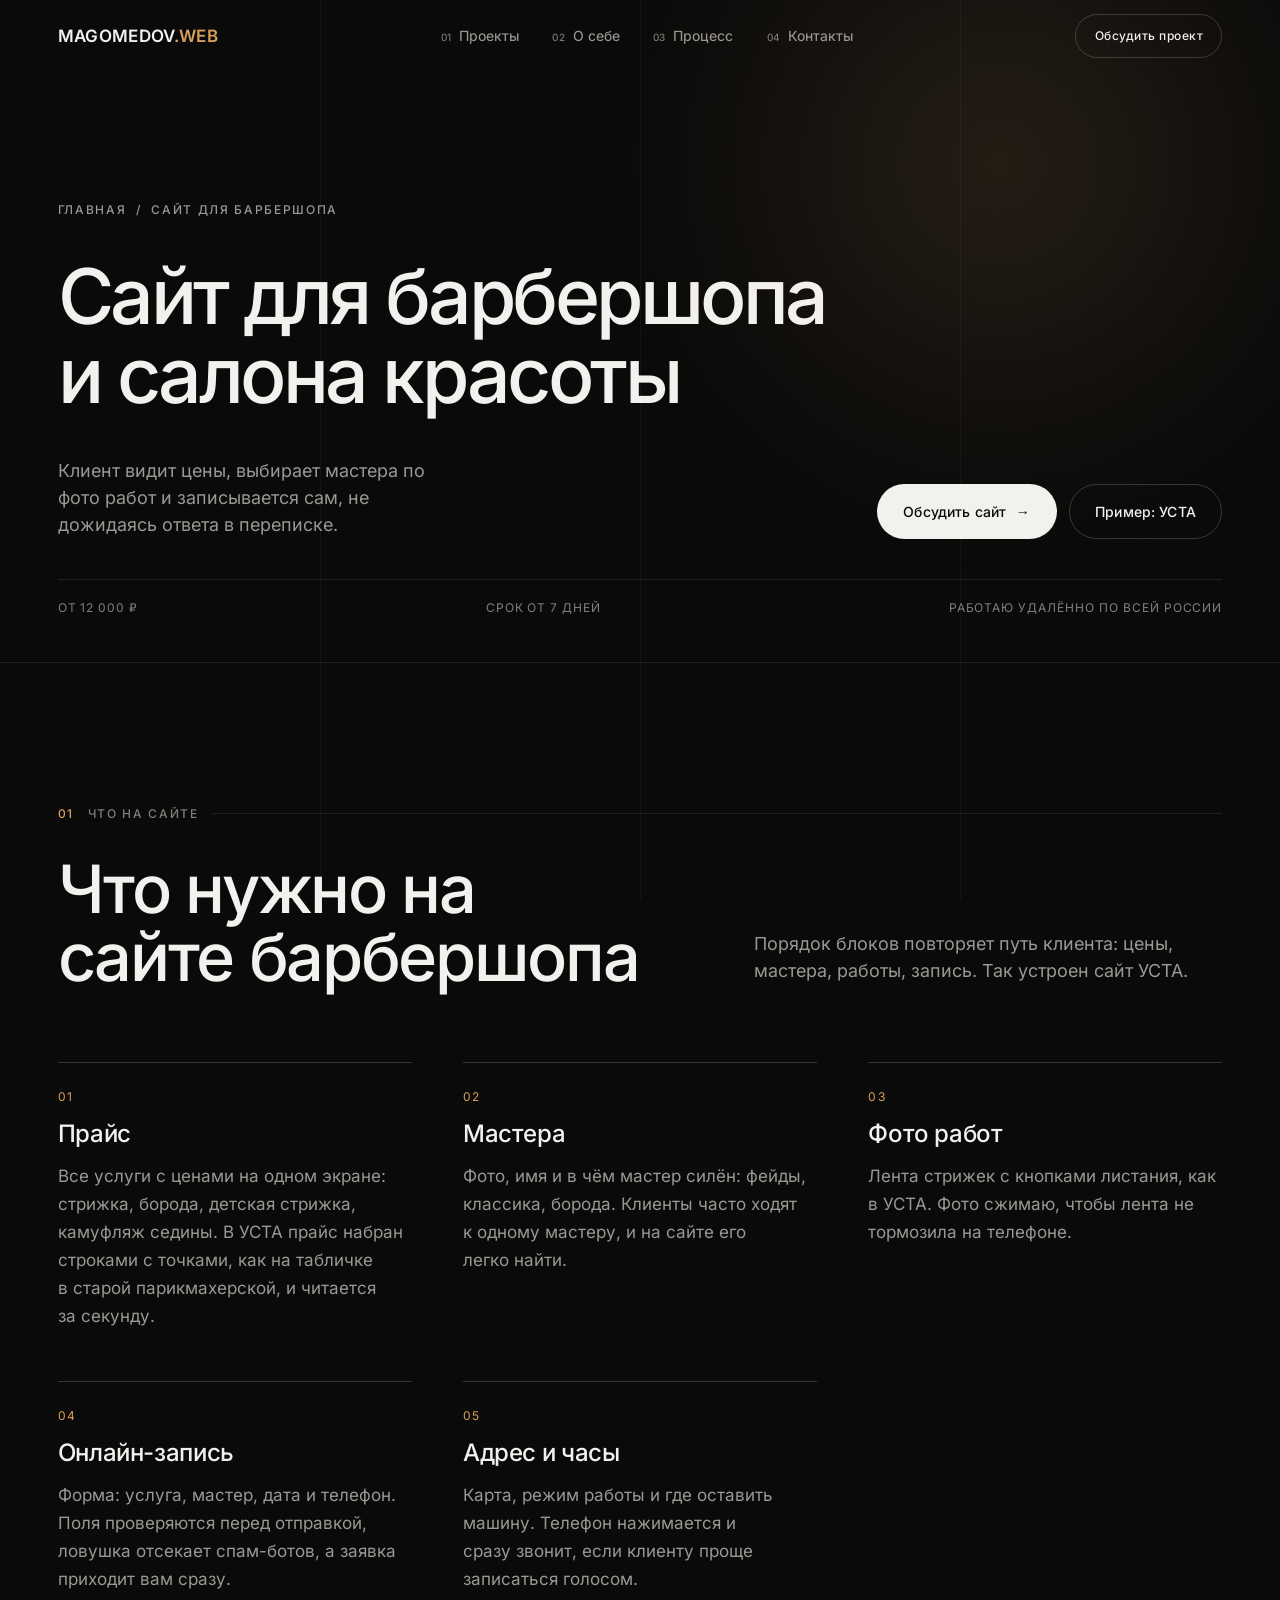
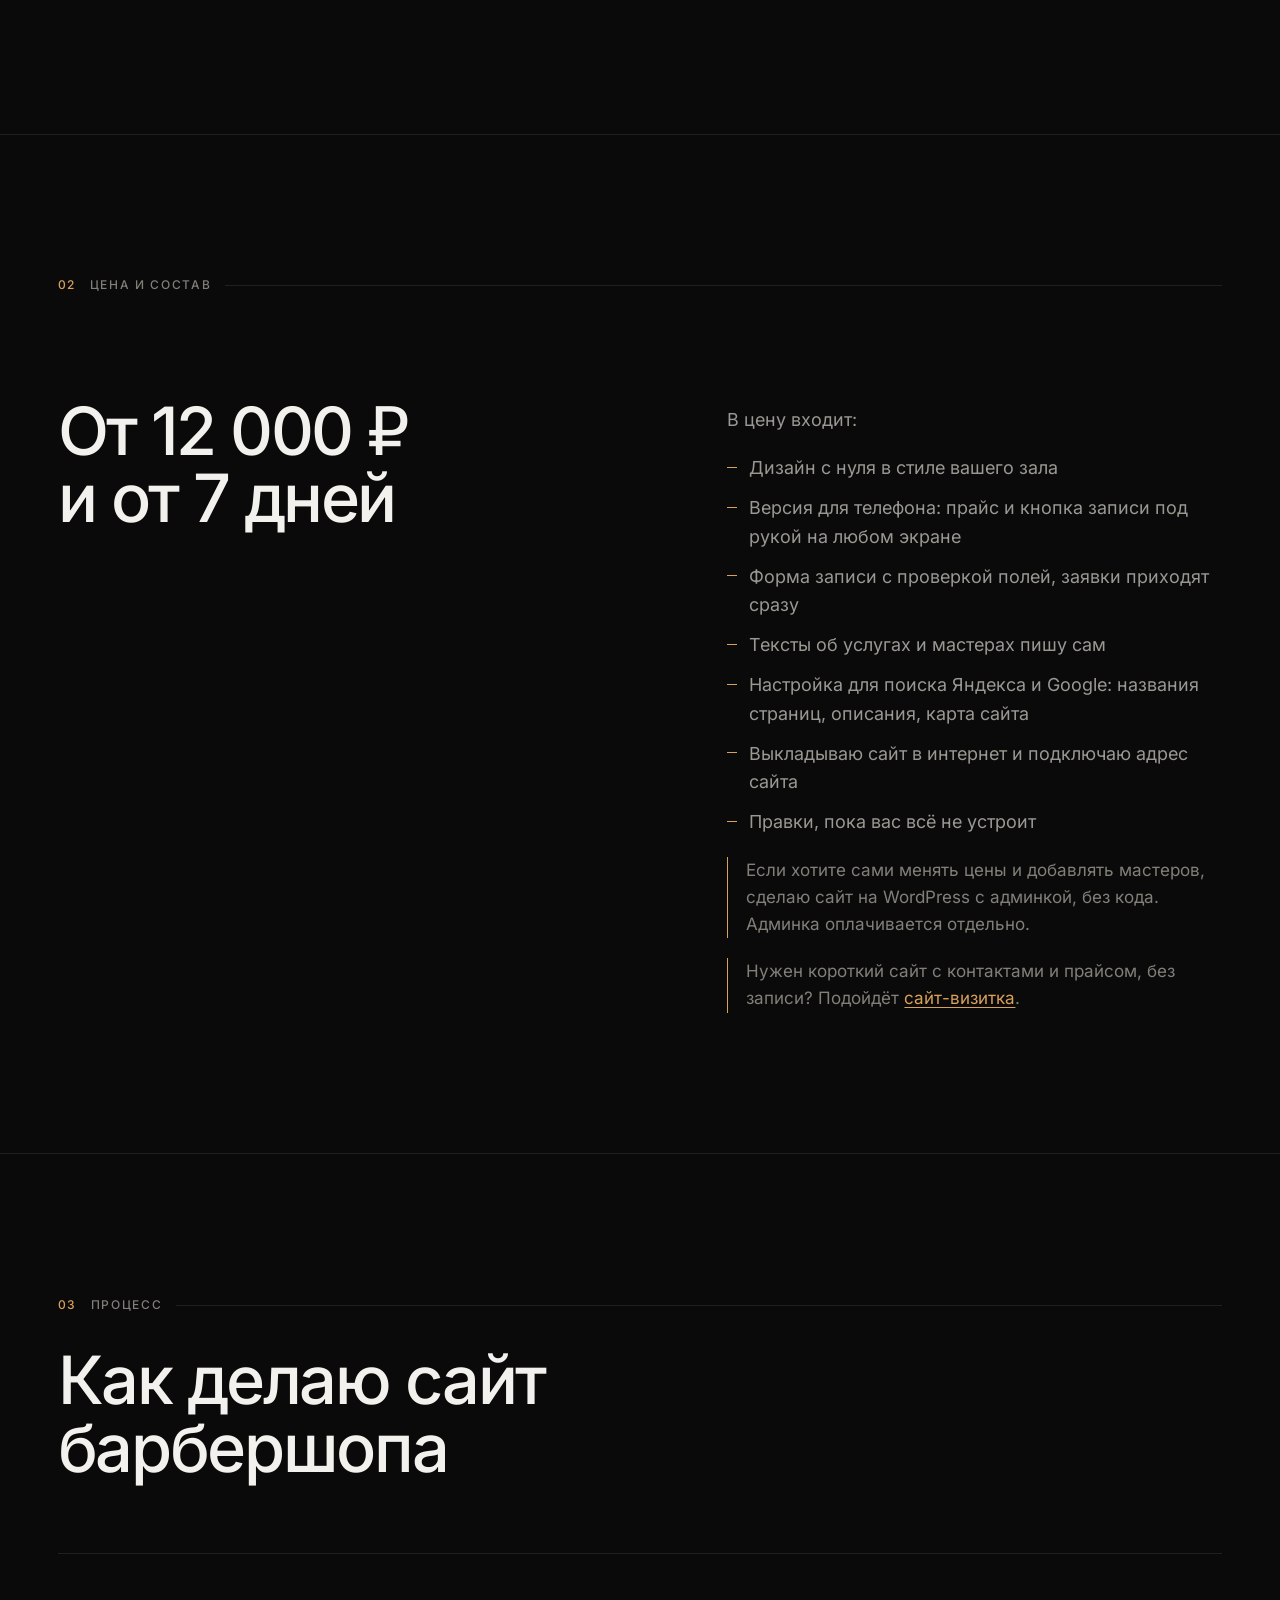
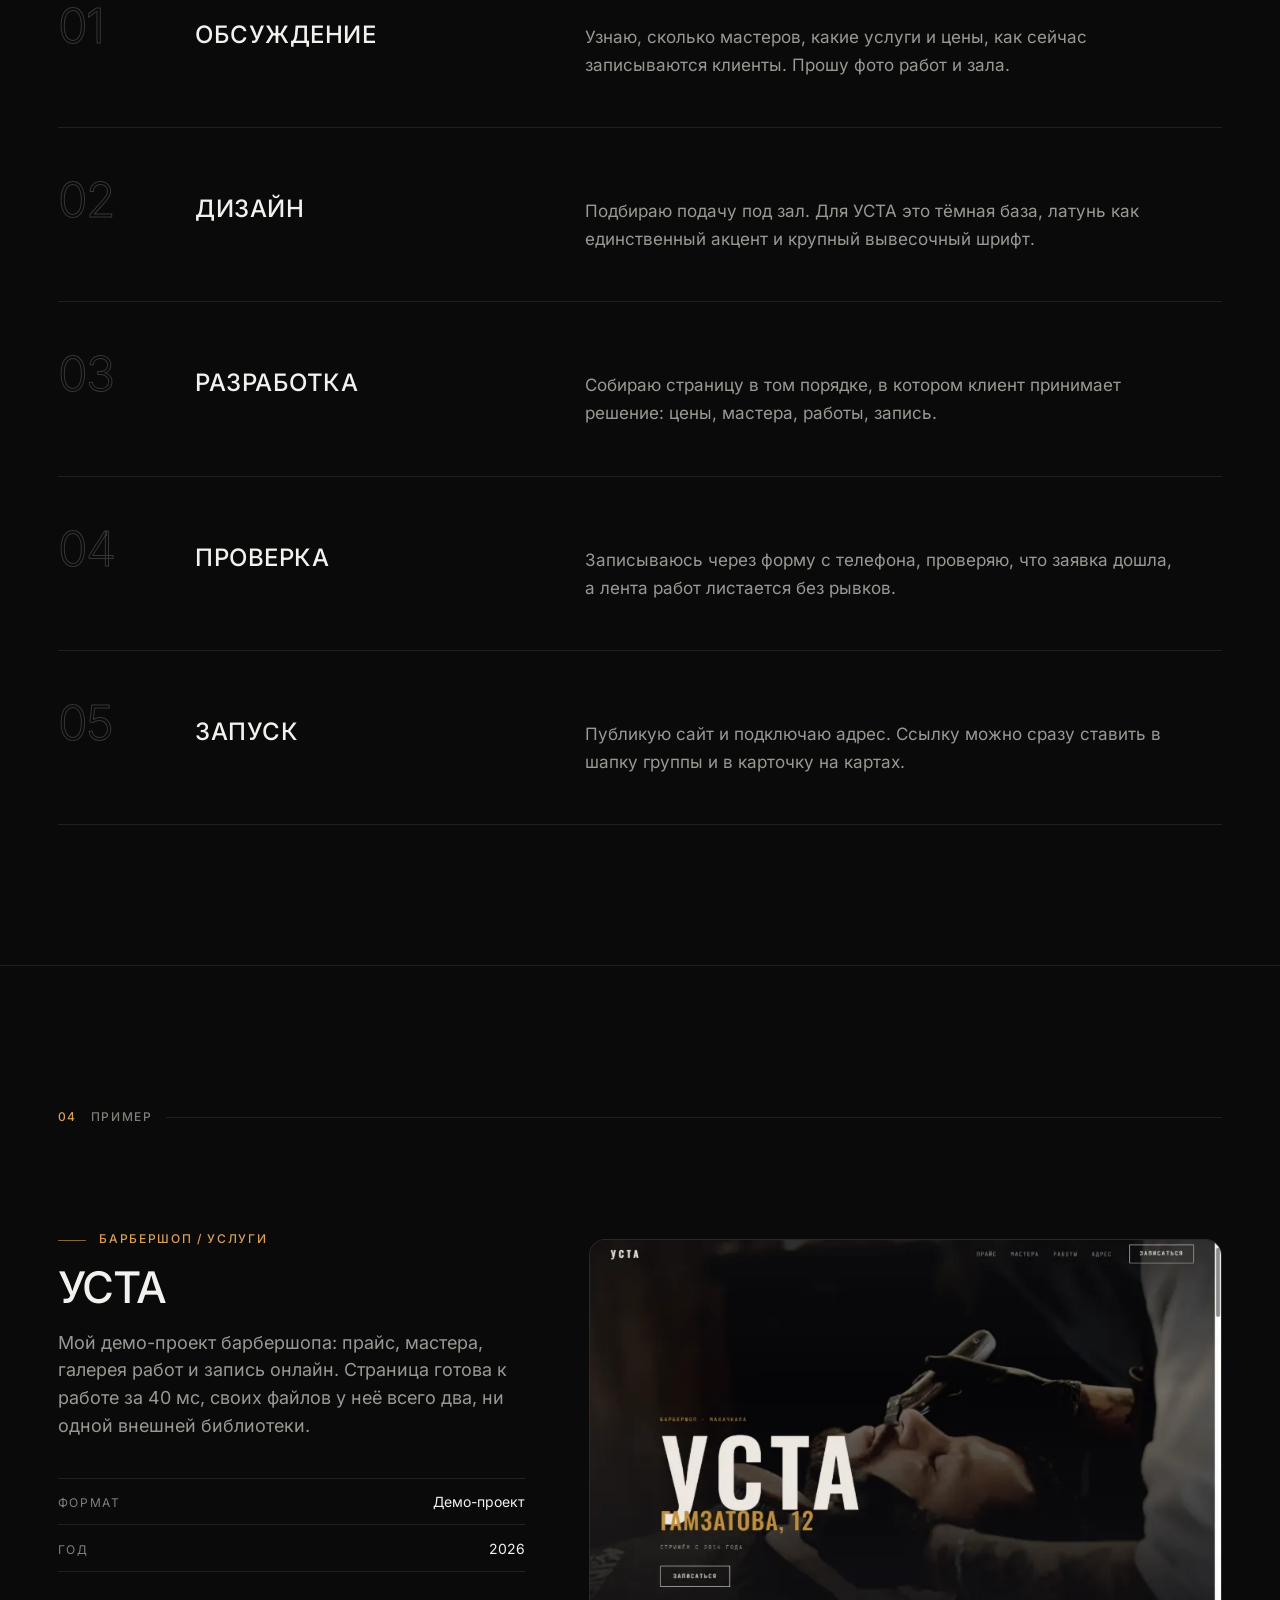
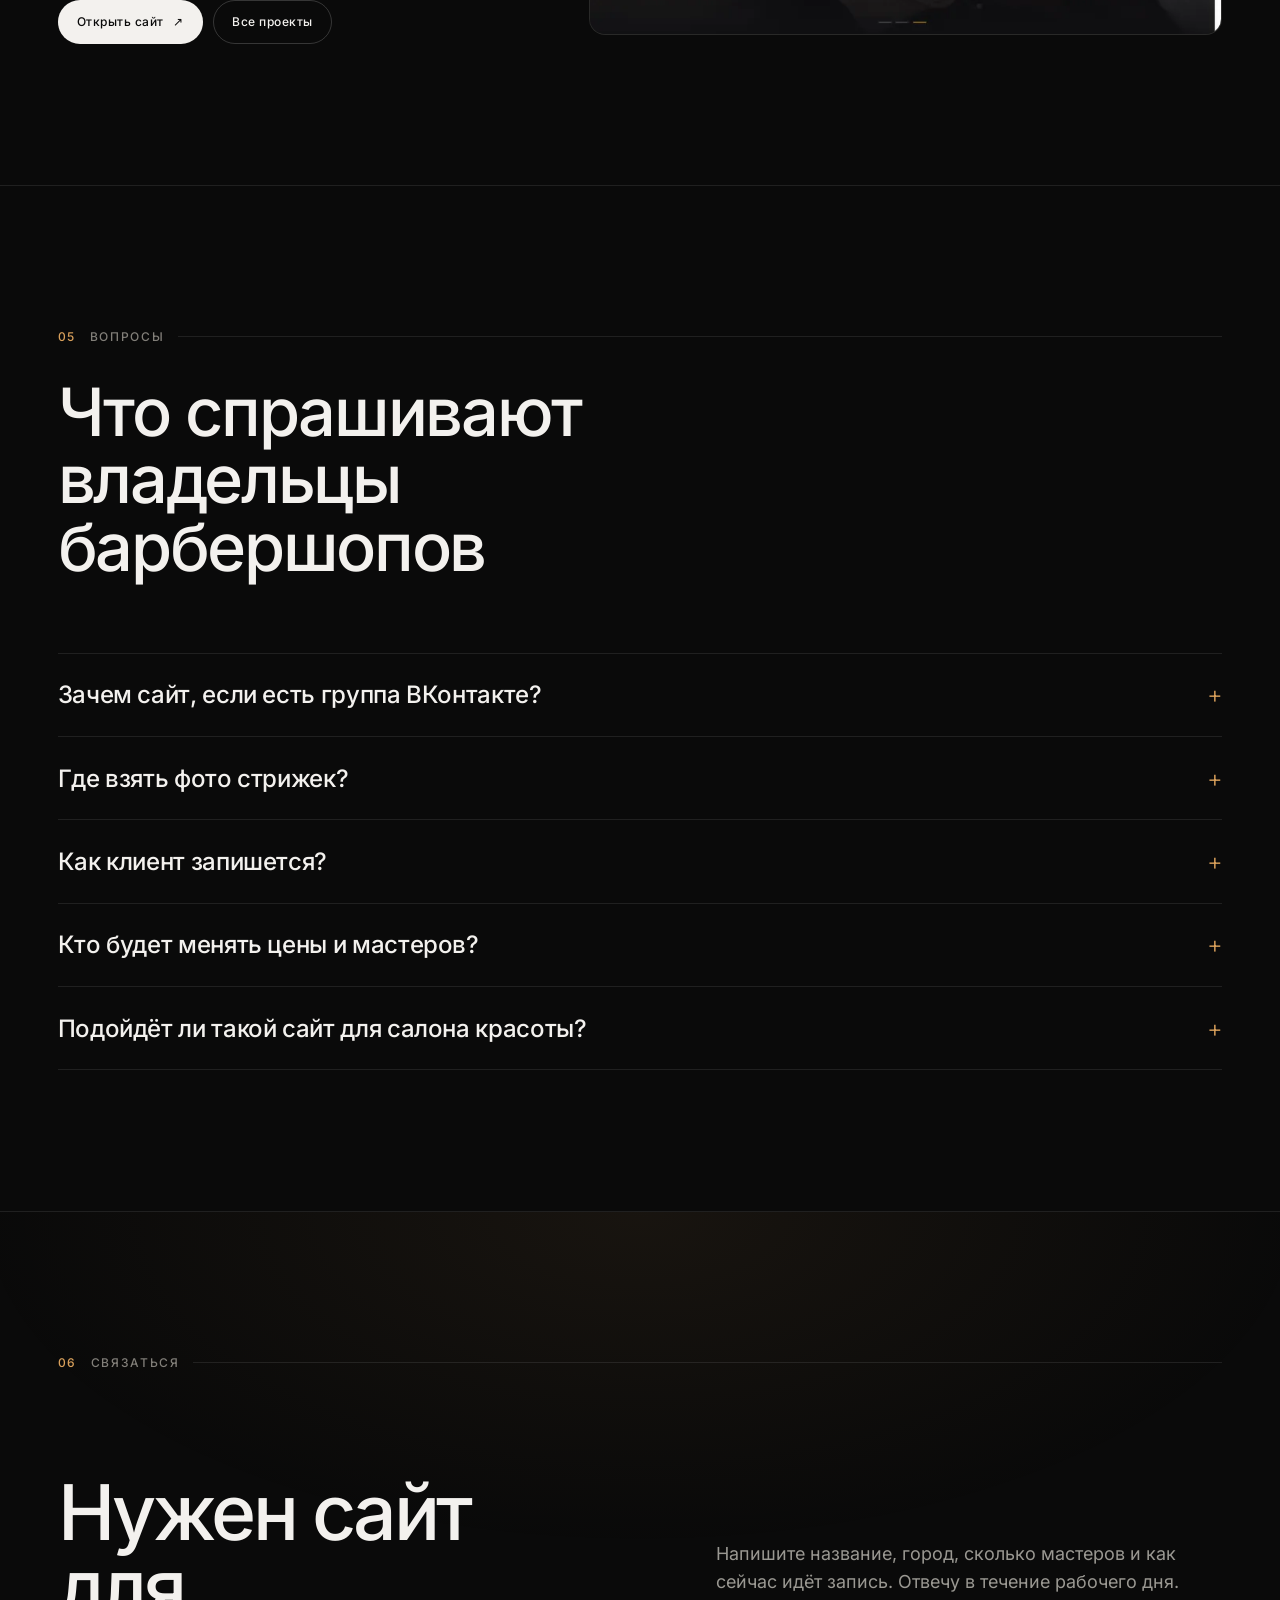
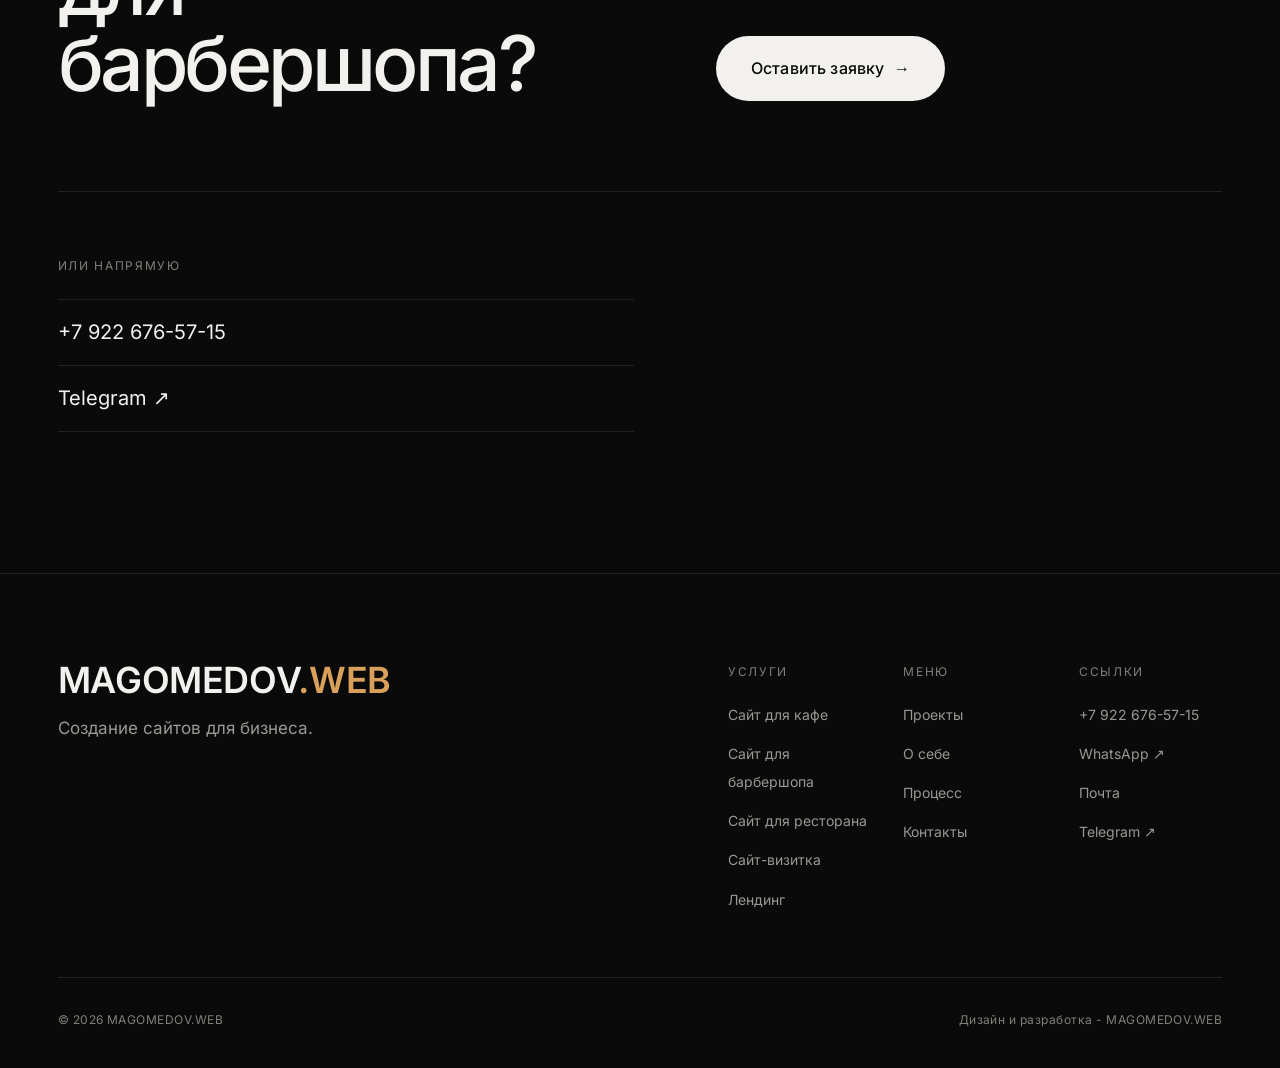
<file: sayt-dlya-barbershopa/index.html>
<!DOCTYPE html>
<html lang="ru">
<head>
<meta charset="utf-8">
<meta name="viewport" content="width=device-width, initial-scale=1, viewport-fit=cover">
<title>Сайт для барбершопа и салона красоты от 12 000 ₽ | MAGOMEDOV.WEB</title>
<meta name="description" content="Сайт для барбершопа или салона красоты: прайс, мастера, фото работ и онлайн-запись, версия для телефона. От 12 000 ₽, срок от 7 дней.">
<meta name="author" content="Магомед, MAGOMEDOV.WEB">
<meta name="theme-color" content="#0a0a0a">
<meta name="color-scheme" content="dark">
<meta name="robots" content="index, follow, max-image-preview:large, max-snippet:-1">
<link rel="canonical" href="https://magomedov.website/sayt-dlya-barbershopa/">

<!-- Open Graph / Twitter -->
<meta property="og:type" content="website">
<meta property="og:site_name" content="MAGOMEDOV.WEB">
<meta property="og:locale" content="ru_RU">
<meta property="og:title" content="Сайт для барбершопа и салона красоты от 12 000 ₽ | MAGOMEDOV.WEB">
<meta property="og:description" content="Сайт для барбершопа или салона красоты: прайс, мастера, фото работ и онлайн-запись, версия для телефона. От 12 000 ₽, срок от 7 дней.">
<meta property="og:url" content="https://magomedov.website/sayt-dlya-barbershopa/">
<meta property="og:image" content="https://magomedov.website/images/og-image.jpg">
<meta property="og:image:type" content="image/jpeg">
<meta property="og:image:width" content="1200">
<meta property="og:image:height" content="630">
<meta property="og:image:alt" content="Первый экран сайта MAGOMEDOV.WEB с заголовком «Сайты, с которыми бизнес выглядит дороже»">
<meta name="twitter:card" content="summary_large_image">
<meta name="twitter:title" content="Сайт для барбершопа и салона красоты от 12 000 ₽ | MAGOMEDOV.WEB">
<meta name="twitter:description" content="Сайт для барбершопа или салона красоты: прайс, мастера, фото работ и онлайн-запись, версия для телефона. От 12 000 ₽, срок от 7 дней.">
<meta name="twitter:image" content="https://magomedov.website/images/og-image.jpg">
<meta name="twitter:image:alt" content="Первый экран сайта MAGOMEDOV.WEB с заголовком «Сайты, с которыми бизнес выглядит дороже»">

<link rel="icon" href="/images/favicon.svg" type="image/svg+xml">
<link rel="apple-touch-icon" href="/images/apple-touch-icon.png">

<link rel="preload" href="/fonts/inter-cyrillic.woff2" as="font" type="font/woff2" crossorigin>
<link rel="preload" href="/fonts/inter-latin.woff2" as="font" type="font/woff2" crossorigin>
<link rel="stylesheet" href="/css/style.css">
<script>document.documentElement.classList.add('js');</script>

<script type="application/ld+json">
{
  "@context": "https://schema.org",
  "@graph": [
    {
      "@type": "Service",
      "@id": "https://magomedov.website/sayt-dlya-barbershopa/#service",
      "name": "Сайт для барбершопа и салона красоты",
      "serviceType": "Создание сайта для барбершопа",
      "description": "Сайт для барбершопа или салона красоты: прайс, мастера, фото работ и онлайн-запись, версия для телефона. От 12 000 ₽, срок от 7 дней.",
      "url": "https://magomedov.website/sayt-dlya-barbershopa/",
      "provider": {
        "@id": "https://magomedov.website/#service"
      },
      "areaServed": {
        "@type": "Country",
        "name": "Россия"
      },
      "offers": {
        "@type": "Offer",
        "url": "https://magomedov.website/sayt-dlya-barbershopa/",
        "priceSpecification": {
          "@type": "PriceSpecification",
          "minPrice": 12000,
          "priceCurrency": "RUB"
        }
      }
    },
    {
      "@type": "BreadcrumbList",
      "itemListElement": [
        {
          "@type": "ListItem",
          "position": 1,
          "name": "Главная",
          "item": "https://magomedov.website/"
        },
        {
          "@type": "ListItem",
          "position": 2,
          "name": "Сайт для барбершопа",
          "item": "https://magomedov.website/sayt-dlya-barbershopa/"
        }
      ]
    },
    {
      "@type": "FAQPage",
      "mainEntity": [
        {
          "@type": "Question",
          "name": "Зачем сайт, если есть группа ВКонтакте?",
          "acceptedAnswer": {
            "@type": "Answer",
            "text": "В группе прайс и запись теряются в ленте постов. На сайте они открываются сразу и без регистрации, а сам сайт можно найти в Яндексе и Google."
          }
        },
        {
          "@type": "Question",
          "name": "Где взять фото стрижек?",
          "acceptedAnswer": {
            "@type": "Answer",
            "text": "Присылаете вы: работы мастеров, зал, команду. Подойдут снимки, которые уже выложены в группе. Я обрежу их под один размер и сожму."
          }
        },
        {
          "@type": "Question",
          "name": "Как клиент запишется?",
          "acceptedAnswer": {
            "@type": "Answer",
            "text": "Через форму на сайте: выбирает услугу и мастера, оставляет дату и телефон. Заявка сразу приходит вам, дальше подтверждаете запись как обычно."
          }
        },
        {
          "@type": "Question",
          "name": "Кто будет менять цены и мастеров?",
          "acceptedAnswer": {
            "@type": "Answer",
            "text": "На сайте на HTML правки вношу я по вашему сообщению. Если хотите менять сами, делаю сайт на WordPress с админкой. Она оплачивается отдельно."
          }
        },
        {
          "@type": "Question",
          "name": "Подойдёт ли такой сайт для салона красоты?",
          "acceptedAnswer": {
            "@type": "Answer",
            "text": "Да. Ногтевой студии, салону или косметологу нужны те же блоки: услуги с ценами, мастера, работы и запись. Меняется подача: у УСТА тёмный фон и латунный акцент, для салона подберу другую палитру."
          }
        }
      ]
    }
  ]
}
</script>
<!-- Yandex.Metrika counter -->
<script>
  window.ym = window.ym || function () { (window.ym.a = window.ym.a || []).push(arguments); };
  // Counter and webvisor load after the page is painted; goals sent earlier wait in the queue above.
  function loadMetrika() {
    (function(m,e,t,r,i,k,a){m[i]=m[i]||function(){(m[i].a=m[i].a||[]).push(arguments)};
    m[i].l=1*new Date();
    for (var j = 0; j < document.scripts.length; j++) {if (document.scripts[j].src === r) { return; }}
    k=e.createElement(t),a=e.getElementsByTagName(t)[0],k.async=1,k.src=r,a.parentNode.insertBefore(k,a)})
    (window, document, "script", "https://mc.yandex.ru/metrika/tag.js", "ym");
    ym(112315744, "init", { clickmap: true, trackLinks: true, accurateTrackBounce: true, webvisor: true });
  }
  window.addEventListener("load", function () {
    if ("requestIdleCallback" in window) requestIdleCallback(loadMetrika, { timeout: 3000 });
    else setTimeout(loadMetrika, 1500);
  });
  document.addEventListener("click", function (e) {
    var a = e.target.closest && e.target.closest("a[href]");
    if (!a) return;
    var href = a.getAttribute("href");
    var goal = /^tel:/.test(href) ? "click_phone" : /t\.me\//.test(href) ? "click_telegram" : /wa\.me\//.test(href) ? "click_whatsapp" : "";
    if (goal) ym(112315744, "reachGoal", goal);
  });
</script>
<!-- /Yandex.Metrika counter -->
</head>

<body>
<a class="skip-link" href="#main">Перейти к содержимому</a>

<div class="grid-lines" aria-hidden="true"><span></span><span></span><span></span></div>

<header class="site-header" id="site-header">
  <div class="site-header__inner">
    <a class="wordmark" href="/" aria-label="MAGOMEDOV.WEB - на главную">
      <span class="wordmark__main">MAGOMEDOV</span><span class="wordmark__accent">.WEB</span>
    </a>

    <nav class="nav" id="nav" aria-label="Основная навигация">
      <ul class="nav__list">
        <li><a class="nav__link" href="/#work"><span class="nav__idx">01</span><span>Проекты</span></a></li>
        <li><a class="nav__link" href="/#about"><span class="nav__idx">02</span><span>О себе</span></a></li>
        <li><a class="nav__link" href="/#process"><span class="nav__idx">03</span><span>Процесс</span></a></li>
        <li><a class="nav__link" href="/#contact"><span class="nav__idx">04</span><span>Контакты</span></a></li>
      </ul>
      <div class="nav__foot">
        <a class="nav__mail nav__phone" href="tel:+79226765715">+7 922 676-57-15</a>
        <a class="nav__mail" href="mailto:magomedovmg71@gmail.com">magomedovmg71@gmail.com</a>
        <div class="nav__socials">
          <a href="https://wa.me/79226765715" target="_blank" rel="noopener noreferrer">WhatsApp ↗</a>
          <a href="https://t.me/magadev_leads_bot?start=site" target="_blank" rel="noopener noreferrer">Telegram ↗</a>
        </div>
      </div>
    </nav>

    <div class="site-header__side">
      <a class="btn btn--ghost btn--sm site-header__cta" href="#svyaz">Обсудить проект</a>

      <button class="burger" id="burger" type="button" aria-label="Открыть меню" aria-expanded="false" aria-controls="nav">
        <span class="burger__box" aria-hidden="true"><span class="burger__line"></span><span class="burger__line"></span></span>
      </button>
    </div>
  </div>
</header>
<div class="nav-scrim" id="nav-scrim" hidden></div>

<main id="main">
  <section class="hero hero--page" id="hero" aria-labelledby="page-title">
    <div class="hero__glow" aria-hidden="true"></div>
    <div class="container hero__inner">
      <nav class="hero__eyebrow crumbs" aria-label="Навигационная цепочка">
        <a href="/">Главная</a><span aria-hidden="true">/</span><span aria-current="page">Сайт для барбершопа</span>
      </nav>

      <h1 class="hero__title" id="page-title" data-reveal>Сайт для барбершопа и салона красоты</h1>

      <div class="hero__bottom">
        <p class="hero__lead" data-reveal data-reveal-delay="1">Клиент видит цены, выбирает мастера по фото работ и записывается сам, не дожидаясь ответа в переписке.</p>
        <div class="hero__actions" data-reveal data-reveal-delay="2">
          <a class="btn btn--solid" href="#svyaz">Обсудить сайт <span class="btn__arrow" aria-hidden="true">→</span></a>
          <a class="btn btn--ghost" href="#primer">Пример: УСТА</a>
        </div>
      </div>

      <div class="hero__rule" data-reveal data-reveal-delay="3">
        <span class="hero__rule-item">От 12&nbsp;000&nbsp;₽</span>
        <span class="hero__rule-item">Срок от 7 дней</span>
        <span class="hero__rule-item">Работаю удалённо по всей России</span>
      </div>
    </div>
  </section>

  <section class="section" id="chto-nuzhno" aria-labelledby="needs-title">
    <div class="container">
      <header class="section-head">
        <p class="section-index"><span class="section-index__num">01</span> <span>Что на сайте</span></p>
        <h2 class="section-title" id="needs-title" data-reveal>Что нужно на сайте барбершопа</h2>
        <p class="section-sub" data-reveal data-reveal-delay="1">Порядок блоков повторяет путь клиента: цены, мастера, работы, запись. Так устроен сайт УСТА.</p>
      </header>

      <div class="why__grid">
        <article class="why__item" data-reveal data-reveal-delay="0">
          <p class="why__idx" aria-hidden="true">01</p>
          <h3 class="why__name">Прайс</h3>
          <p class="why__text">Все услуги с ценами на одном экране: стрижка, борода, детская стрижка, камуфляж седины. В УСТА прайс набран строками с точками, как на табличке в старой парикмахерской, и читается за секунду.</p>
        </article>
        <article class="why__item" data-reveal data-reveal-delay="1">
          <p class="why__idx" aria-hidden="true">02</p>
          <h3 class="why__name">Мастера</h3>
          <p class="why__text">Фото, имя и в чём мастер силён: фейды, классика, борода. Клиенты часто ходят к одному мастеру, и на сайте его легко найти.</p>
        </article>
        <article class="why__item" data-reveal data-reveal-delay="2">
          <p class="why__idx" aria-hidden="true">03</p>
          <h3 class="why__name">Фото работ</h3>
          <p class="why__text">Лента стрижек с кнопками листания, как в УСТА. Фото сжимаю, чтобы лента не тормозила на телефоне.</p>
        </article>
        <article class="why__item" data-reveal data-reveal-delay="0">
          <p class="why__idx" aria-hidden="true">04</p>
          <h3 class="why__name">Онлайн-запись</h3>
          <p class="why__text">Форма: услуга, мастер, дата и телефон. Поля проверяются перед отправкой, ловушка отсекает спам-ботов, а заявка приходит вам сразу.</p>
        </article>
        <article class="why__item" data-reveal data-reveal-delay="1">
          <p class="why__idx" aria-hidden="true">05</p>
          <h3 class="why__name">Адрес и часы</h3>
          <p class="why__text">Карта, режим работы и где оставить машину. Телефон нажимается и сразу звонит, если клиенту проще записаться голосом.</p>
        </article>
      </div>
    </div>
  </section>

  <section class="section section--line" id="cena" aria-labelledby="price-title">
    <div class="container">
      <header class="section-head">
        <p class="section-index"><span class="section-index__num">02</span> <span>Цена и состав</span></p>
      </header>

      <div class="about__grid">
        <h2 class="about__title" id="price-title" data-reveal>От 12&nbsp;000&nbsp;₽<br>и&nbsp;от 7&nbsp;дней</h2>
        <div class="about__text">
          <p data-reveal>В цену входит:</p>
          <ul class="case__list" data-reveal data-reveal-delay="1">
            <li>Дизайн с нуля в стиле вашего зала</li>
            <li>Версия для телефона: прайс и кнопка записи под рукой на любом экране</li>
            <li>Форма записи с проверкой полей, заявки приходят сразу</li>
            <li>Тексты об услугах и мастерах пишу сам</li>
            <li>Настройка для поиска Яндекса и Google: названия страниц, описания, карта сайта</li>
            <li>Выкладываю сайт в интернет и подключаю адрес сайта</li>
            <li>Правки, пока вас всё не устроит</li>
          </ul>
          <p class="about__note" data-reveal data-reveal-delay="2">Если хотите сами менять цены и добавлять мастеров, сделаю сайт на WordPress с админкой, без кода. Админка оплачивается отдельно.</p>
          <p class="about__note" data-reveal data-reveal-delay="2">Нужен короткий сайт с контактами и прайсом, без записи? Подойдёт <a class="text-link" href="/sayt-vizitka/">сайт-визитка</a>.</p>
        </div>
      </div>
    </div>
  </section>

  <section class="section process" id="process" aria-labelledby="process-title">
    <div class="container">
      <header class="section-head">
        <p class="section-index"><span class="section-index__num">03</span> <span>Процесс</span></p>
        <h2 class="section-title" id="process-title" data-reveal>Как делаю сайт барбершопа</h2>
      </header>

      <ol class="steps">
        <li class="step" data-reveal>
          <span class="step__num">01</span>
          <div class="step__body">
            <h3 class="step__title">Обсуждение</h3>
            <p class="step__text">Узнаю, сколько мастеров, какие услуги и цены, как сейчас записываются клиенты. Прошу фото работ и зала.</p>
          </div>
        </li>
        <li class="step" data-reveal>
          <span class="step__num">02</span>
          <div class="step__body">
            <h3 class="step__title">Дизайн</h3>
            <p class="step__text">Подбираю подачу под зал. Для УСТА это тёмная база, латунь как единственный акцент и крупный вывесочный шрифт.</p>
          </div>
        </li>
        <li class="step" data-reveal>
          <span class="step__num">03</span>
          <div class="step__body">
            <h3 class="step__title">Разработка</h3>
            <p class="step__text">Собираю страницу в том порядке, в котором клиент принимает решение: цены, мастера, работы, запись.</p>
          </div>
        </li>
        <li class="step" data-reveal>
          <span class="step__num">04</span>
          <div class="step__body">
            <h3 class="step__title">Проверка</h3>
            <p class="step__text">Записываюсь через форму с телефона, проверяю, что заявка дошла, а лента работ листается без рывков.</p>
          </div>
        </li>
        <li class="step" data-reveal>
          <span class="step__num">05</span>
          <div class="step__body">
            <h3 class="step__title">Запуск</h3>
            <p class="step__text">Публикую сайт и подключаю адрес. Ссылку можно сразу ставить в шапку группы и в карточку на картах.</p>
          </div>
        </li>
      </ol>
    </div>
  </section>

  <section class="section section--line" id="primer" aria-labelledby="example-title">
    <div class="container">
      <header class="section-head">
        <p class="section-index"><span class="section-index__num">04</span> <span>Пример</span></p>
      </header>

      <div class="split">
        <div class="split__text">
          <p class="project__cat">Барбершоп / Услуги</p>
          <h2 class="project__title" id="example-title" data-reveal>УСТА</h2>
          <p class="project__desc" data-reveal data-reveal-delay="1">Мой демо-проект барбершопа: прайс, мастера, галерея работ и запись онлайн. Страница готова к работе за 40 мс, своих файлов у неё всего два, ни одной внешней библиотеки.</p>
          <dl class="facts" data-reveal data-reveal-delay="2">
            <div class="facts__row"><dt>Формат</dt><dd>Демо-проект</dd></div>
            <div class="facts__row"><dt>Год</dt><dd>2026</dd></div>
          </dl>
          <div class="project__actions" data-reveal data-reveal-delay="3">
            <a class="btn btn--solid btn--sm" href="https://magomedov.website/usta/" target="_blank" rel="noopener noreferrer">Открыть сайт <span aria-hidden="true">↗</span></a>
            <a class="btn btn--ghost btn--sm" href="/#work">Все проекты</a>
          </div>
        </div>

        <div class="split__media">
          <a class="media media--tall" href="https://magomedov.website/usta/" target="_blank" rel="noopener noreferrer" data-reveal
             aria-label="Открыть сайт УСТА в новой вкладке">
            <img src="/images/usta-01.webp" srcset="/images/usta-01-800w.webp 800w, /images/usta-01.webp 1440w, /images/usta-01-2880w.webp 2880w"
                 sizes="(max-width: 899px) 100vw, 55vw" width="1440" height="900" loading="lazy" decoding="async"
                 alt="Главный экран сайта барбершопа УСТА: тёмная страница с крупным названием и кнопкой записи">
            <span class="media__overlay" aria-hidden="true">
              <span class="media__label">Открыть проект <i>→</i></span>
            </span>
          </a>
        </div>
      </div>
    </div>
  </section>

  <section class="section section--line" id="voprosy" aria-labelledby="faq-title">
    <div class="container">
      <header class="section-head">
        <p class="section-index"><span class="section-index__num">05</span> <span>Вопросы</span></p>
        <h2 class="section-title" id="faq-title" data-reveal>Что спрашивают владельцы барбершопов</h2>
      </header>

      <div class="faq">
        <details class="faq__item">
          <summary>Зачем сайт, если есть группа ВКонтакте?</summary>
          <p>В группе прайс и запись теряются в ленте постов. На сайте они открываются сразу и без регистрации, а сам сайт можно найти в Яндексе и Google.</p>
        </details>
        <details class="faq__item">
          <summary>Где взять фото стрижек?</summary>
          <p>Присылаете вы: работы мастеров, зал, команду. Подойдут снимки, которые уже выложены в группе. Я обрежу их под один размер и сожму.</p>
        </details>
        <details class="faq__item">
          <summary>Как клиент запишется?</summary>
          <p>Через форму на сайте: выбирает услугу и мастера, оставляет дату и телефон. Заявка сразу приходит вам, дальше подтверждаете запись как обычно.</p>
        </details>
        <details class="faq__item">
          <summary>Кто будет менять цены и мастеров?</summary>
          <p>На сайте на HTML правки вношу я по вашему сообщению. Если хотите менять сами, делаю сайт на WordPress с админкой. Она оплачивается отдельно.</p>
        </details>
        <details class="faq__item">
          <summary>Подойдёт ли такой сайт для салона красоты?</summary>
          <p>Да. Ногтевой студии, салону или косметологу нужны те же блоки: услуги с ценами, мастера, работы и запись. Меняется подача: у УСТА тёмный фон и латунный акцент, для салона подберу другую палитру.</p>
        </details>
      </div>
    </div>
  </section>

  <section class="section contact contact--page" id="svyaz" aria-labelledby="cta-title">
    <div class="container">
      <header class="section-head">
        <p class="section-index"><span class="section-index__num">06</span> <span>Связаться</span></p>
      </header>

      <div class="contact__hero">
        <h2 class="contact__title" id="cta-title" data-reveal>Нужен сайт<br>для барбершопа?</h2>
        <p class="contact__sub" data-reveal data-reveal-delay="1">Напишите название, город, сколько мастеров и как сейчас идёт запись. Отвечу в течение рабочего дня.</p>
        <a class="btn btn--solid btn--lg" href="/#contact" data-reveal data-reveal-delay="2">
          <span>Оставить заявку</span> <span class="btn__arrow" aria-hidden="true">→</span>
        </a>
      </div>

      <div class="cta__direct">
        <p class="contact__label">Или напрямую</p>
        <ul class="contact__links">
          <li><a href="tel:+79226765715">+7 922 676-57-15</a></li>
          <li><a href="https://t.me/magadev_leads_bot?start=site" target="_blank" rel="noopener noreferrer">Telegram <span aria-hidden="true">↗</span></a></li>
        </ul>
      </div>
    </div>
  </section>
</main>

<footer class="site-footer">
  <div class="container">
    <div class="site-footer__top">
      <div class="site-footer__brand">
        <p class="wordmark wordmark--lg"><span class="wordmark__main">MAGOMEDOV</span><span class="wordmark__accent">.WEB</span></p>
        <p class="site-footer__tagline">Создание сайтов для бизнеса.</p>
      </div>

      <nav class="site-footer__nav" aria-label="Навигация в подвале">
        <div class="site-footer__col site-footer__col--services">
          <p class="site-footer__label">Услуги</p>
          <ul>
            <li><a href="/sayt-dlya-kafe/">Сайт для кафе</a></li>
            <li><a href="/sayt-dlya-barbershopa/" aria-current="page">Сайт для барбершопа</a></li>
            <li><a href="/sayt-dlya-restorana/">Сайт для ресторана</a></li>
            <li><a href="/sayt-vizitka/">Сайт-визитка</a></li>
            <li><a href="/lending/">Лендинг</a></li>
          </ul>
        </div>
        <div class="site-footer__col">
          <p class="site-footer__label">Меню</p>
          <ul>
            <li><a href="/#work">Проекты</a></li>
            <li><a href="/#about">О себе</a></li>
            <li><a href="/#process">Процесс</a></li>
            <li><a href="/#contact">Контакты</a></li>
          </ul>
        </div>
        <div class="site-footer__col">
          <p class="site-footer__label">Ссылки</p>
          <ul>
            <li><a href="tel:+79226765715">+7 922 676-57-15</a></li>
            <li><a href="https://wa.me/79226765715" target="_blank" rel="noopener noreferrer">WhatsApp <span aria-hidden="true">↗</span></a></li>
            <li><a href="mailto:magomedovmg71@gmail.com">Почта</a></li>
            <li><a href="https://t.me/magadev_leads_bot?start=site" target="_blank" rel="noopener noreferrer">Telegram <span aria-hidden="true">↗</span></a></li>
          </ul>
        </div>
      </nav>
    </div>

    <div class="site-footer__bottom">
      <p>&copy; <span id="year">2026</span> MAGOMEDOV.WEB</p>
      <p>Дизайн и разработка - MAGOMEDOV.WEB</p>
    </div>
  </div>
</footer>

<!-- i18n.js сюда не подключаем: он переписывает title и description на тексты главной.
     script.js берёт из MagaI18n только подписи кнопки меню. -->
<script>window.MagaI18n = { init: function () {}, t: function (key) { return { 'a11y.menuOpen': 'Открыть меню', 'a11y.menuClose': 'Закрыть меню' }[key] || key; } };</script>
<script src="/js/script.js" defer></script>
</body>
</html>
</file>
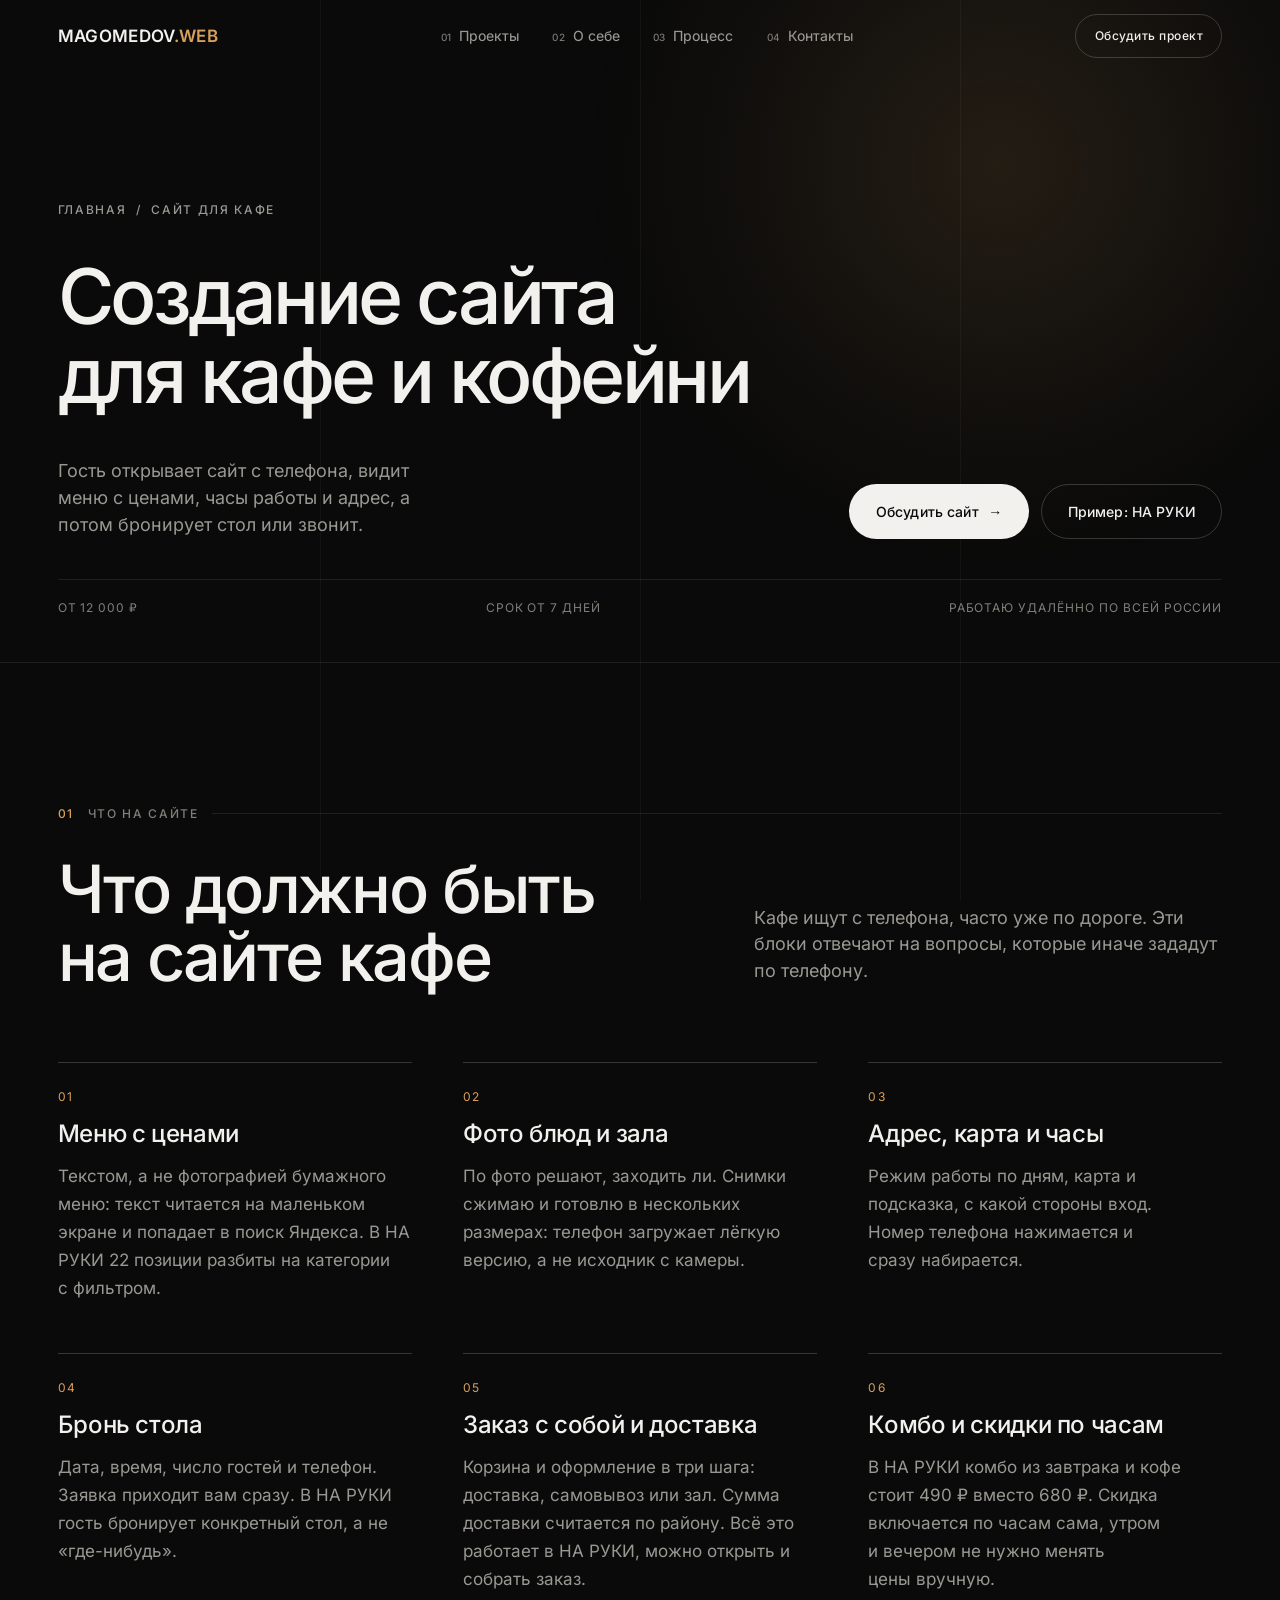
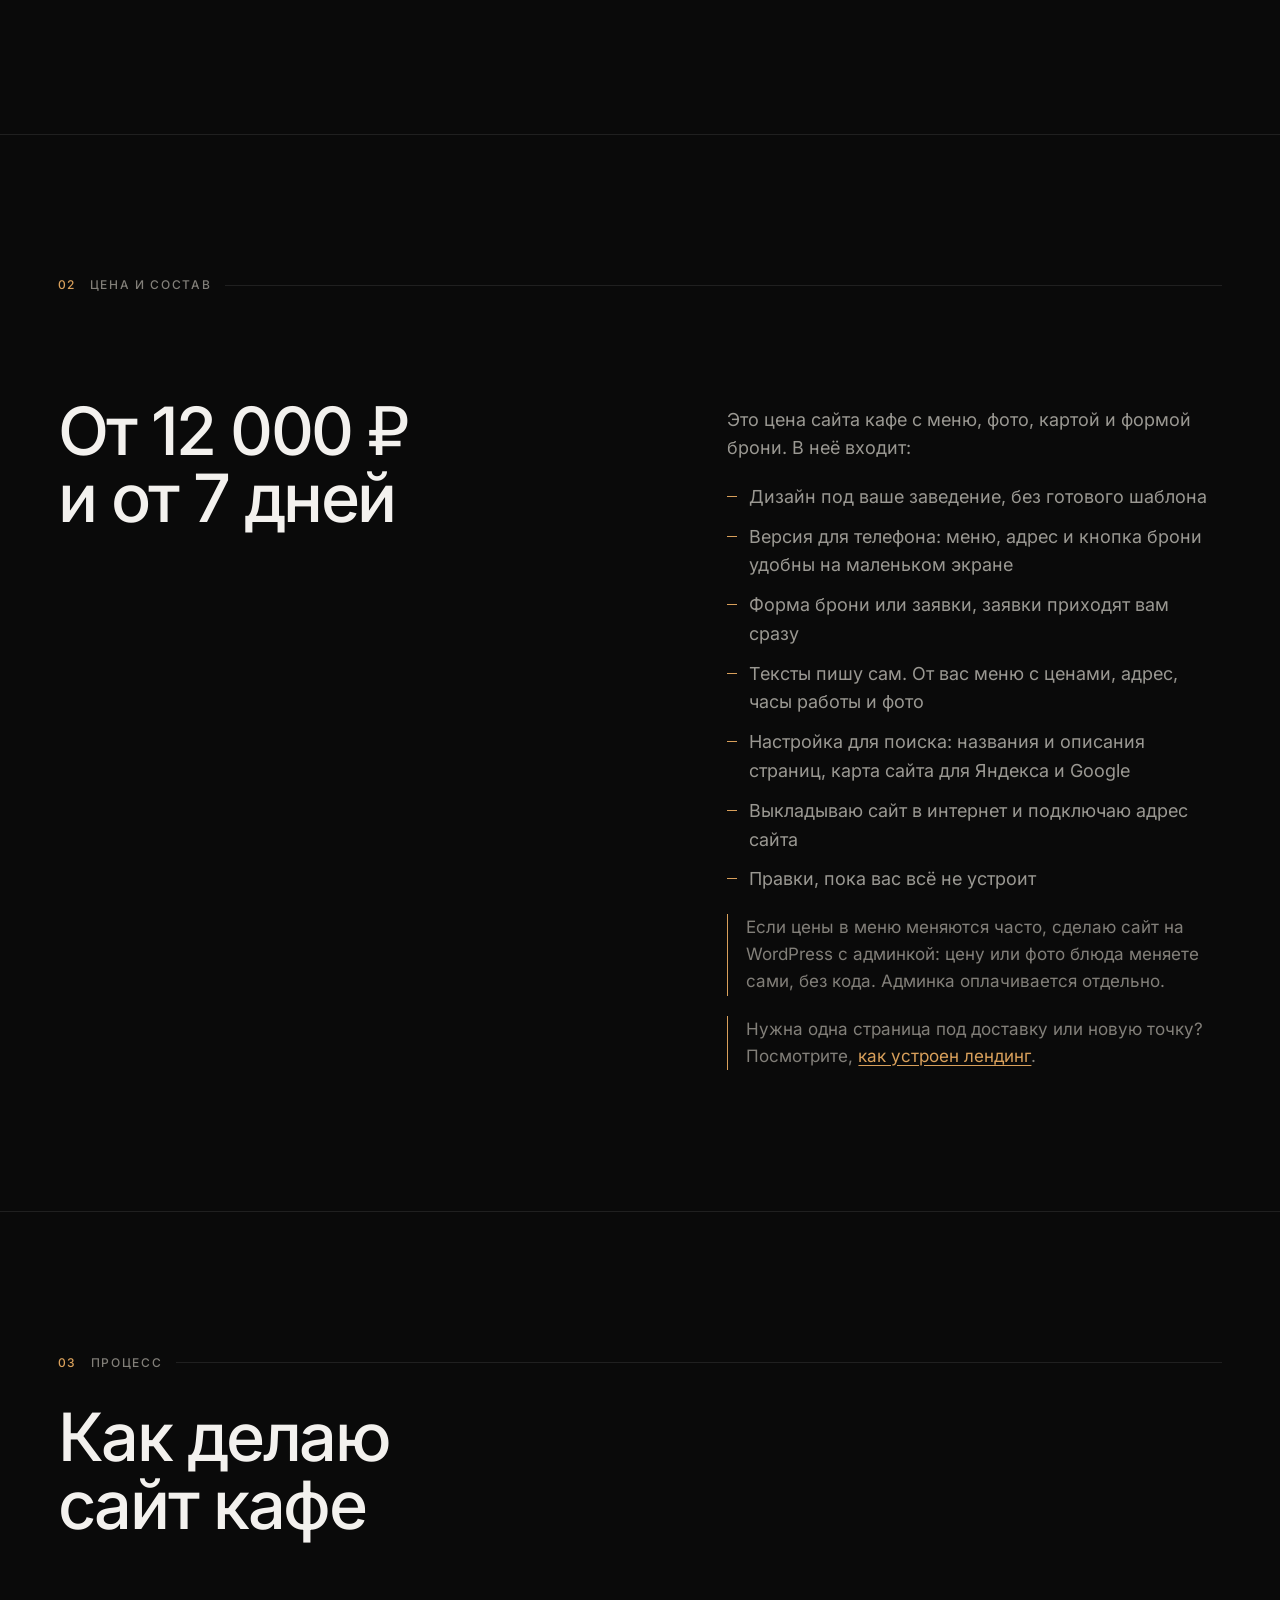
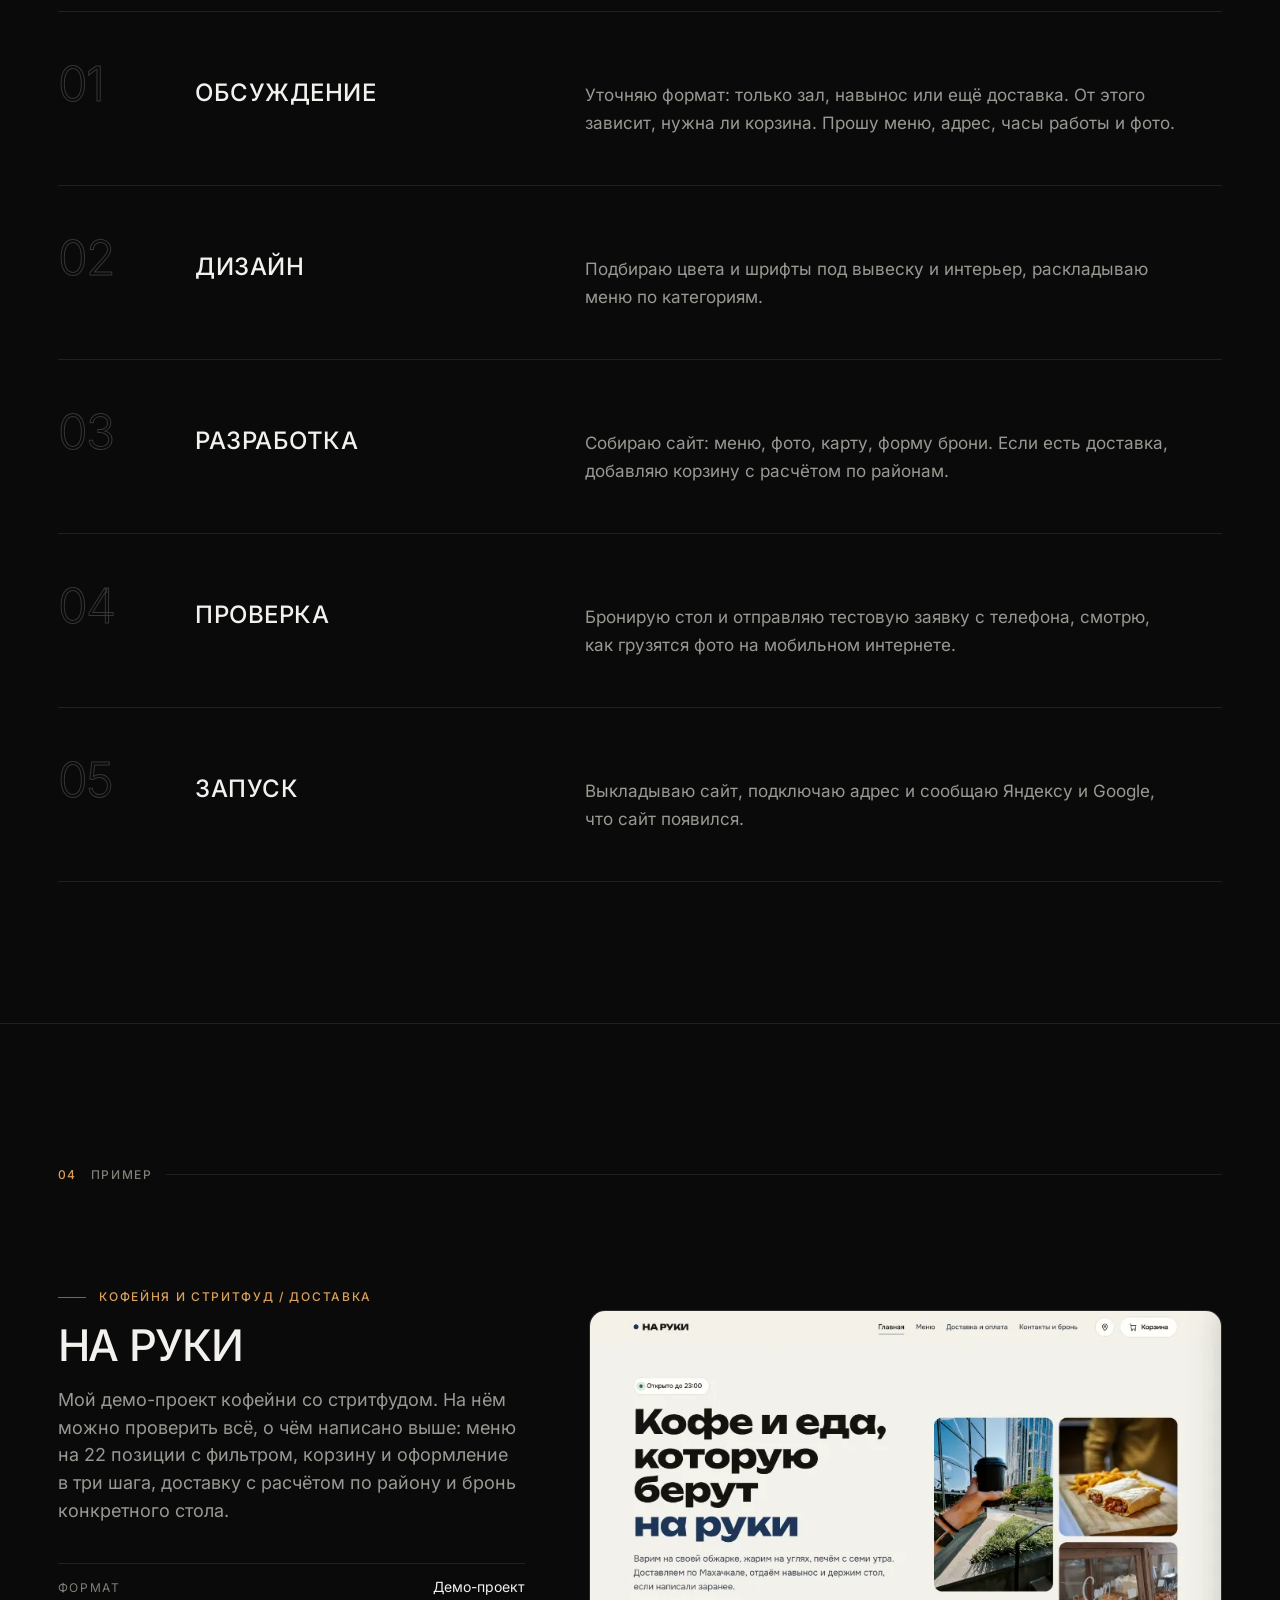
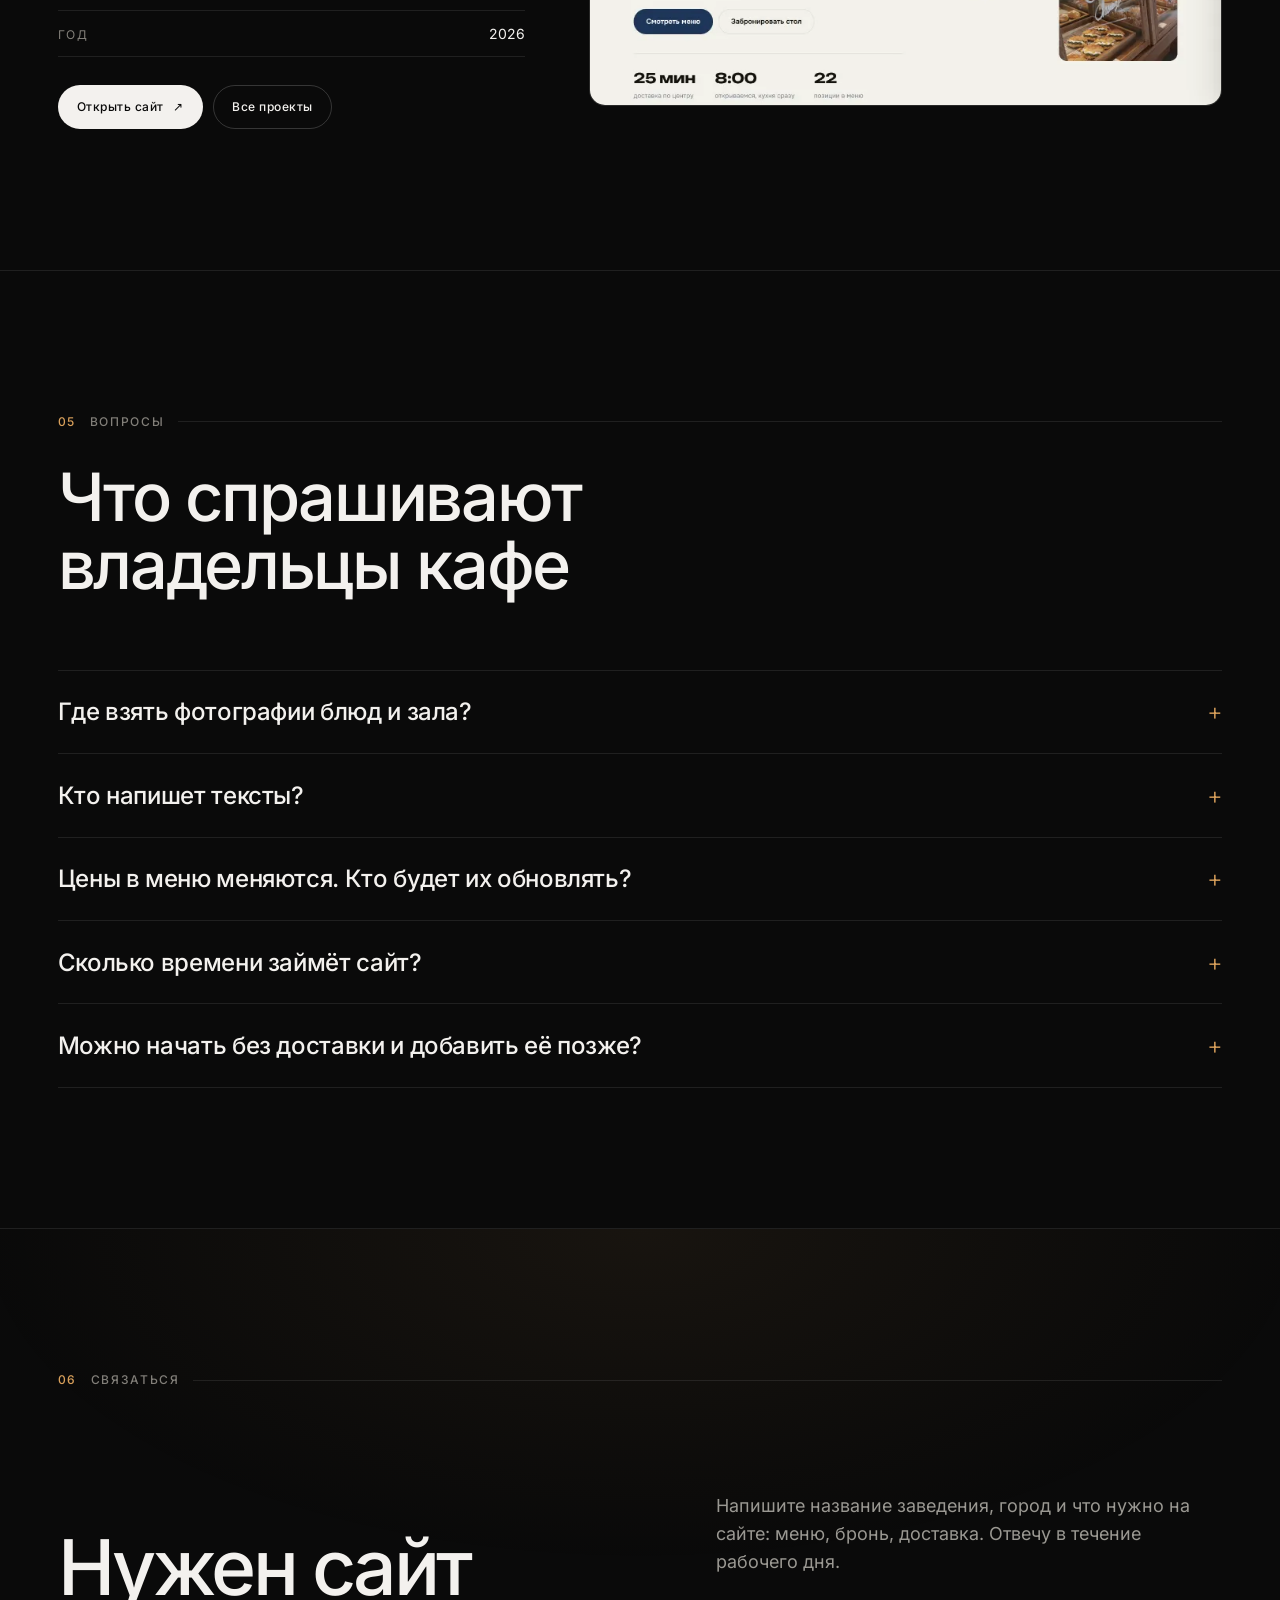
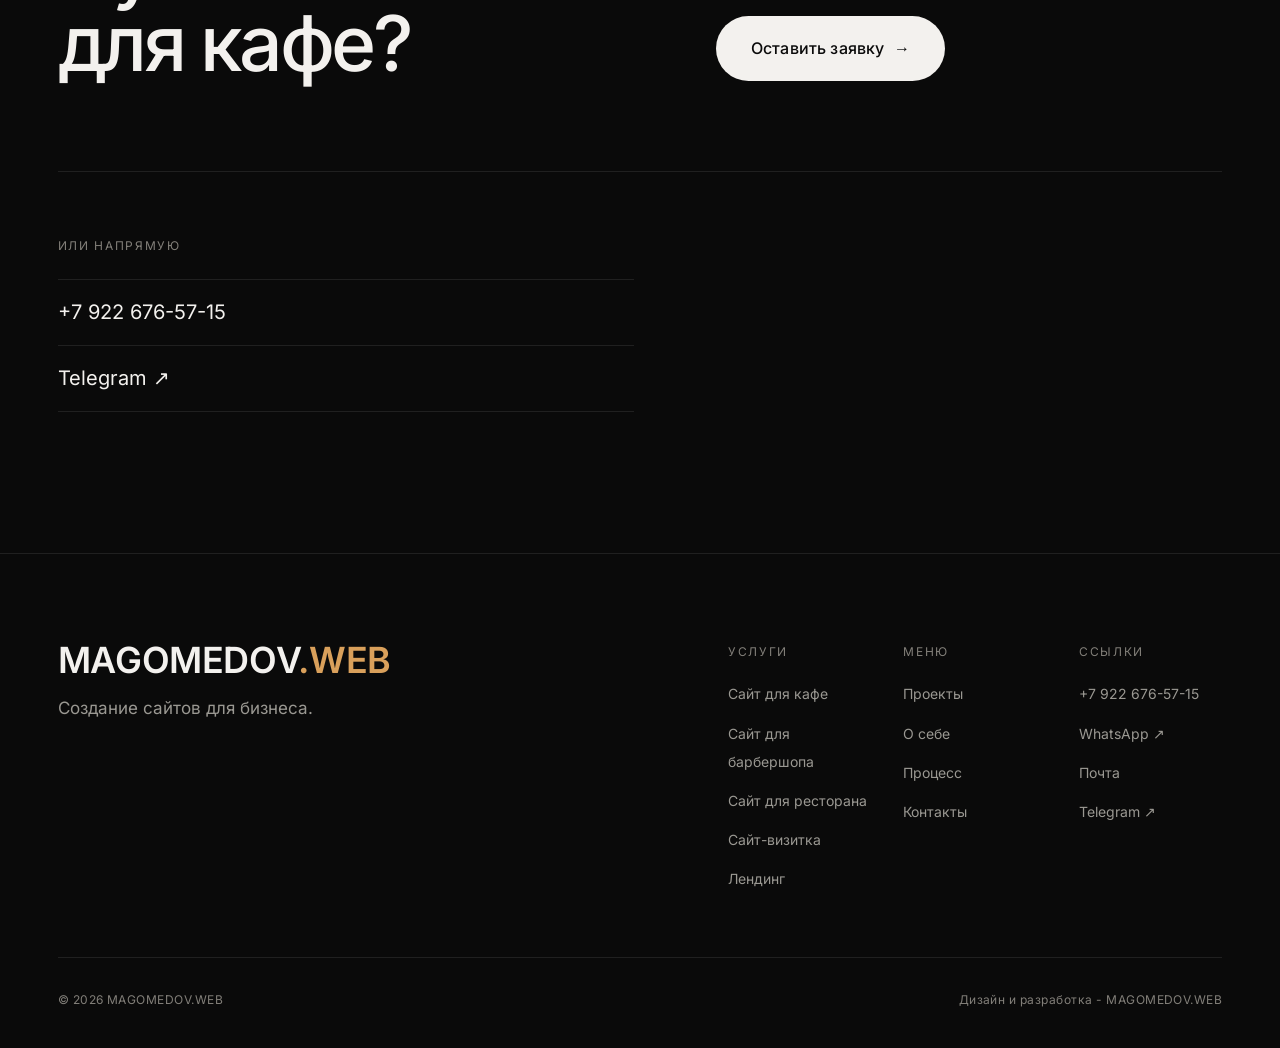
<file: sayt-dlya-kafe/index.html>
<!DOCTYPE html>
<html lang="ru">
<head>
<meta charset="utf-8">
<meta name="viewport" content="width=device-width, initial-scale=1, viewport-fit=cover">
<title>Создание сайта для кафе и кофейни от 12 000 ₽ | MAGOMEDOV.WEB</title>
<meta name="description" content="Делаю сайты для кафе и кофеен: меню с ценами, фото, адрес и часы работы, бронь стола или заказ с телефона. От 12 000 ₽, срок от 7 дней.">
<meta name="author" content="Магомед, MAGOMEDOV.WEB">
<meta name="theme-color" content="#0a0a0a">
<meta name="color-scheme" content="dark">
<meta name="robots" content="index, follow, max-image-preview:large, max-snippet:-1">
<link rel="canonical" href="https://magomedov.website/sayt-dlya-kafe/">

<!-- Open Graph / Twitter -->
<meta property="og:type" content="website">
<meta property="og:site_name" content="MAGOMEDOV.WEB">
<meta property="og:locale" content="ru_RU">
<meta property="og:title" content="Создание сайта для кафе и кофейни от 12 000 ₽ | MAGOMEDOV.WEB">
<meta property="og:description" content="Делаю сайты для кафе и кофеен: меню с ценами, фото, адрес и часы работы, бронь стола или заказ с телефона. От 12 000 ₽, срок от 7 дней.">
<meta property="og:url" content="https://magomedov.website/sayt-dlya-kafe/">
<meta property="og:image" content="https://magomedov.website/images/og-image.jpg">
<meta property="og:image:type" content="image/jpeg">
<meta property="og:image:width" content="1200">
<meta property="og:image:height" content="630">
<meta property="og:image:alt" content="Первый экран сайта MAGOMEDOV.WEB с заголовком «Сайты, с которыми бизнес выглядит дороже»">
<meta name="twitter:card" content="summary_large_image">
<meta name="twitter:title" content="Создание сайта для кафе и кофейни от 12 000 ₽ | MAGOMEDOV.WEB">
<meta name="twitter:description" content="Делаю сайты для кафе и кофеен: меню с ценами, фото, адрес и часы работы, бронь стола или заказ с телефона. От 12 000 ₽, срок от 7 дней.">
<meta name="twitter:image" content="https://magomedov.website/images/og-image.jpg">
<meta name="twitter:image:alt" content="Первый экран сайта MAGOMEDOV.WEB с заголовком «Сайты, с которыми бизнес выглядит дороже»">

<link rel="icon" href="/images/favicon.svg" type="image/svg+xml">
<link rel="apple-touch-icon" href="/images/apple-touch-icon.png">

<link rel="preload" href="/fonts/inter-cyrillic.woff2" as="font" type="font/woff2" crossorigin>
<link rel="preload" href="/fonts/inter-latin.woff2" as="font" type="font/woff2" crossorigin>
<link rel="stylesheet" href="/css/style.css">
<script>document.documentElement.classList.add('js');</script>

<script type="application/ld+json">
{
  "@context": "https://schema.org",
  "@graph": [
    {
      "@type": "Service",
      "@id": "https://magomedov.website/sayt-dlya-kafe/#service",
      "name": "Создание сайта для кафе и кофейни",
      "serviceType": "Создание сайта для кафе",
      "description": "Делаю сайты для кафе и кофеен: меню с ценами, фото, адрес и часы работы, бронь стола или заказ с телефона. От 12 000 ₽, срок от 7 дней.",
      "url": "https://magomedov.website/sayt-dlya-kafe/",
      "provider": {
        "@id": "https://magomedov.website/#service"
      },
      "areaServed": {
        "@type": "Country",
        "name": "Россия"
      },
      "offers": {
        "@type": "Offer",
        "url": "https://magomedov.website/sayt-dlya-kafe/",
        "priceSpecification": {
          "@type": "PriceSpecification",
          "minPrice": 12000,
          "priceCurrency": "RUB"
        }
      }
    },
    {
      "@type": "BreadcrumbList",
      "itemListElement": [
        {
          "@type": "ListItem",
          "position": 1,
          "name": "Главная",
          "item": "https://magomedov.website/"
        },
        {
          "@type": "ListItem",
          "position": 2,
          "name": "Сайт для кафе",
          "item": "https://magomedov.website/sayt-dlya-kafe/"
        }
      ]
    },
    {
      "@type": "FAQPage",
      "mainEntity": [
        {
          "@type": "Question",
          "name": "Где взять фотографии блюд и зала?",
          "acceptedAnswer": {
            "@type": "Answer",
            "text": "Фотографии присылаете вы: блюда, зал, вывеска, команда. Сам я не снимаю. Если хороших снимков пока нет, соберу сайт на тех, что есть, и заменю, когда появятся новые."
          }
        },
        {
          "@type": "Question",
          "name": "Кто напишет тексты?",
          "acceptedAnswer": {
            "@type": "Answer",
            "text": "Я. От вас нужны меню с ценами, адрес, часы работы и пара фраз о том, чем вы отличаетесь: своя обжарка, завтраки весь день, веранда летом. Остальное напишу и пришлю на согласование."
          }
        },
        {
          "@type": "Question",
          "name": "Цены в меню меняются. Кто будет их обновлять?",
          "acceptedAnswer": {
            "@type": "Answer",
            "text": "Если сайт на HTML, пишете мне, что поменять. Если хотите менять цены и фото сами, делаю сайт на WordPress с админкой: заходите, правите цену блюда и сохраняете. Админка оплачивается отдельно."
          }
        },
        {
          "@type": "Question",
          "name": "Сколько времени займёт сайт?",
          "acceptedAnswer": {
            "@type": "Answer",
            "text": "От 7 дней. Корзина с доставкой добавляет работы, поэтому точный срок назову после разговора. Быстрее всего получается, когда меню, фото и адрес пришли в первый день."
          }
        },
        {
          "@type": "Question",
          "name": "Можно начать без доставки и добавить её позже?",
          "acceptedAnswer": {
            "@type": "Answer",
            "text": "Да. Сначала запускаем меню, фото, адрес и бронь, а корзину и доставку добавлю, когда будете готовы. Переделывать сайт с нуля не придётся."
          }
        }
      ]
    }
  ]
}
</script>
<!-- Yandex.Metrika counter -->
<script>
  window.ym = window.ym || function () { (window.ym.a = window.ym.a || []).push(arguments); };
  // Counter and webvisor load after the page is painted; goals sent earlier wait in the queue above.
  function loadMetrika() {
    (function(m,e,t,r,i,k,a){m[i]=m[i]||function(){(m[i].a=m[i].a||[]).push(arguments)};
    m[i].l=1*new Date();
    for (var j = 0; j < document.scripts.length; j++) {if (document.scripts[j].src === r) { return; }}
    k=e.createElement(t),a=e.getElementsByTagName(t)[0],k.async=1,k.src=r,a.parentNode.insertBefore(k,a)})
    (window, document, "script", "https://mc.yandex.ru/metrika/tag.js", "ym");
    ym(112315744, "init", { clickmap: true, trackLinks: true, accurateTrackBounce: true, webvisor: true });
  }
  window.addEventListener("load", function () {
    if ("requestIdleCallback" in window) requestIdleCallback(loadMetrika, { timeout: 3000 });
    else setTimeout(loadMetrika, 1500);
  });
  document.addEventListener("click", function (e) {
    var a = e.target.closest && e.target.closest("a[href]");
    if (!a) return;
    var href = a.getAttribute("href");
    var goal = /^tel:/.test(href) ? "click_phone" : /t\.me\//.test(href) ? "click_telegram" : /wa\.me\//.test(href) ? "click_whatsapp" : "";
    if (goal) ym(112315744, "reachGoal", goal);
  });
</script>
<!-- /Yandex.Metrika counter -->
</head>

<body>
<a class="skip-link" href="#main">Перейти к содержимому</a>

<div class="grid-lines" aria-hidden="true"><span></span><span></span><span></span></div>

<header class="site-header" id="site-header">
  <div class="site-header__inner">
    <a class="wordmark" href="/" aria-label="MAGOMEDOV.WEB - на главную">
      <span class="wordmark__main">MAGOMEDOV</span><span class="wordmark__accent">.WEB</span>
    </a>

    <nav class="nav" id="nav" aria-label="Основная навигация">
      <ul class="nav__list">
        <li><a class="nav__link" href="/#work"><span class="nav__idx">01</span><span>Проекты</span></a></li>
        <li><a class="nav__link" href="/#about"><span class="nav__idx">02</span><span>О себе</span></a></li>
        <li><a class="nav__link" href="/#process"><span class="nav__idx">03</span><span>Процесс</span></a></li>
        <li><a class="nav__link" href="/#contact"><span class="nav__idx">04</span><span>Контакты</span></a></li>
      </ul>
      <div class="nav__foot">
        <a class="nav__mail nav__phone" href="tel:+79226765715">+7 922 676-57-15</a>
        <a class="nav__mail" href="mailto:magomedovmg71@gmail.com">magomedovmg71@gmail.com</a>
        <div class="nav__socials">
          <a href="https://wa.me/79226765715" target="_blank" rel="noopener noreferrer">WhatsApp ↗</a>
          <a href="https://t.me/magadev_leads_bot?start=site" target="_blank" rel="noopener noreferrer">Telegram ↗</a>
        </div>
      </div>
    </nav>

    <div class="site-header__side">
      <a class="btn btn--ghost btn--sm site-header__cta" href="#svyaz">Обсудить проект</a>

      <button class="burger" id="burger" type="button" aria-label="Открыть меню" aria-expanded="false" aria-controls="nav">
        <span class="burger__box" aria-hidden="true"><span class="burger__line"></span><span class="burger__line"></span></span>
      </button>
    </div>
  </div>
</header>
<div class="nav-scrim" id="nav-scrim" hidden></div>

<main id="main">
  <section class="hero hero--page" id="hero" aria-labelledby="page-title">
    <div class="hero__glow" aria-hidden="true"></div>
    <div class="container hero__inner">
      <nav class="hero__eyebrow crumbs" aria-label="Навигационная цепочка">
        <a href="/">Главная</a><span aria-hidden="true">/</span><span aria-current="page">Сайт для кафе</span>
      </nav>

      <h1 class="hero__title" id="page-title" data-reveal>Создание сайта для кафе и кофейни</h1>

      <div class="hero__bottom">
        <p class="hero__lead" data-reveal data-reveal-delay="1">Гость открывает сайт с телефона, видит меню с ценами, часы работы и адрес, а потом бронирует стол или звонит.</p>
        <div class="hero__actions" data-reveal data-reveal-delay="2">
          <a class="btn btn--solid" href="#svyaz">Обсудить сайт <span class="btn__arrow" aria-hidden="true">→</span></a>
          <a class="btn btn--ghost" href="#primer">Пример: НА РУКИ</a>
        </div>
      </div>

      <div class="hero__rule" data-reveal data-reveal-delay="3">
        <span class="hero__rule-item">От 12&nbsp;000&nbsp;₽</span>
        <span class="hero__rule-item">Срок от 7 дней</span>
        <span class="hero__rule-item">Работаю удалённо по всей России</span>
      </div>
    </div>
  </section>

  <section class="section" id="chto-nuzhno" aria-labelledby="needs-title">
    <div class="container">
      <header class="section-head">
        <p class="section-index"><span class="section-index__num">01</span> <span>Что на сайте</span></p>
        <h2 class="section-title" id="needs-title" data-reveal>Что должно быть на сайте кафе</h2>
        <p class="section-sub" data-reveal data-reveal-delay="1">Кафе ищут с телефона, часто уже по дороге. Эти блоки отвечают на вопросы, которые иначе зададут по телефону.</p>
      </header>

      <div class="why__grid">
        <article class="why__item" data-reveal data-reveal-delay="0">
          <p class="why__idx" aria-hidden="true">01</p>
          <h3 class="why__name">Меню с ценами</h3>
          <p class="why__text">Текстом, а не фотографией бумажного меню: текст читается на маленьком экране и попадает в поиск Яндекса. В НА РУКИ 22 позиции разбиты на категории с фильтром.</p>
        </article>
        <article class="why__item" data-reveal data-reveal-delay="1">
          <p class="why__idx" aria-hidden="true">02</p>
          <h3 class="why__name">Фото блюд и зала</h3>
          <p class="why__text">По фото решают, заходить ли. Снимки сжимаю и готовлю в нескольких размерах: телефон загружает лёгкую версию, а не исходник с камеры.</p>
        </article>
        <article class="why__item" data-reveal data-reveal-delay="2">
          <p class="why__idx" aria-hidden="true">03</p>
          <h3 class="why__name">Адрес, карта и часы</h3>
          <p class="why__text">Режим работы по дням, карта и подсказка, с какой стороны вход. Номер телефона нажимается и сразу набирается.</p>
        </article>
        <article class="why__item" data-reveal data-reveal-delay="0">
          <p class="why__idx" aria-hidden="true">04</p>
          <h3 class="why__name">Бронь стола</h3>
          <p class="why__text">Дата, время, число гостей и телефон. Заявка приходит вам сразу. В НА РУКИ гость бронирует конкретный стол, а не «где-нибудь».</p>
        </article>
        <article class="why__item" data-reveal data-reveal-delay="1">
          <p class="why__idx" aria-hidden="true">05</p>
          <h3 class="why__name">Заказ с собой и доставка</h3>
          <p class="why__text">Корзина и оформление в три шага: доставка, самовывоз или зал. Сумма доставки считается по району. Всё это работает в НА РУКИ, можно открыть и собрать заказ.</p>
        </article>
        <article class="why__item" data-reveal data-reveal-delay="2">
          <p class="why__idx" aria-hidden="true">06</p>
          <h3 class="why__name">Комбо и скидки по часам</h3>
          <p class="why__text">В НА РУКИ комбо из завтрака и кофе стоит 490 ₽ вместо 680 ₽. Скидка включается по часам сама, утром и вечером не нужно менять цены вручную.</p>
        </article>
      </div>
    </div>
  </section>

  <section class="section section--line" id="cena" aria-labelledby="price-title">
    <div class="container">
      <header class="section-head">
        <p class="section-index"><span class="section-index__num">02</span> <span>Цена и состав</span></p>
      </header>

      <div class="about__grid">
        <h2 class="about__title" id="price-title" data-reveal>От 12&nbsp;000&nbsp;₽<br>и&nbsp;от 7&nbsp;дней</h2>
        <div class="about__text">
          <p data-reveal>Это цена сайта кафе с меню, фото, картой и формой брони. В неё входит:</p>
          <ul class="case__list" data-reveal data-reveal-delay="1">
            <li>Дизайн под ваше заведение, без готового шаблона</li>
            <li>Версия для телефона: меню, адрес и кнопка брони удобны на маленьком экране</li>
            <li>Форма брони или заявки, заявки приходят вам сразу</li>
            <li>Тексты пишу сам. От вас меню с ценами, адрес, часы работы и фото</li>
            <li>Настройка для поиска: названия и описания страниц, карта сайта для Яндекса и Google</li>
            <li>Выкладываю сайт в интернет и подключаю адрес сайта</li>
            <li>Правки, пока вас всё не устроит</li>
          </ul>
          <p class="about__note" data-reveal data-reveal-delay="2">Если цены в меню меняются часто, сделаю сайт на WordPress с админкой: цену или фото блюда меняете сами, без кода. Админка оплачивается отдельно.</p>
          <p class="about__note" data-reveal data-reveal-delay="2">Нужна одна страница под доставку или новую точку? Посмотрите, <a class="text-link" href="/lending/">как устроен лендинг</a>.</p>
        </div>
      </div>
    </div>
  </section>

  <section class="section process" id="process" aria-labelledby="process-title">
    <div class="container">
      <header class="section-head">
        <p class="section-index"><span class="section-index__num">03</span> <span>Процесс</span></p>
        <h2 class="section-title" id="process-title" data-reveal>Как делаю сайт кафе</h2>
      </header>

      <ol class="steps">
        <li class="step" data-reveal>
          <span class="step__num">01</span>
          <div class="step__body">
            <h3 class="step__title">Обсуждение</h3>
            <p class="step__text">Уточняю формат: только зал, навынос или ещё доставка. От этого зависит, нужна ли корзина. Прошу меню, адрес, часы работы и фото.</p>
          </div>
        </li>
        <li class="step" data-reveal>
          <span class="step__num">02</span>
          <div class="step__body">
            <h3 class="step__title">Дизайн</h3>
            <p class="step__text">Подбираю цвета и шрифты под вывеску и интерьер, раскладываю меню по категориям.</p>
          </div>
        </li>
        <li class="step" data-reveal>
          <span class="step__num">03</span>
          <div class="step__body">
            <h3 class="step__title">Разработка</h3>
            <p class="step__text">Собираю сайт: меню, фото, карту, форму брони. Если есть доставка, добавляю корзину с расчётом по районам.</p>
          </div>
        </li>
        <li class="step" data-reveal>
          <span class="step__num">04</span>
          <div class="step__body">
            <h3 class="step__title">Проверка</h3>
            <p class="step__text">Бронирую стол и отправляю тестовую заявку с телефона, смотрю, как грузятся фото на мобильном интернете.</p>
          </div>
        </li>
        <li class="step" data-reveal>
          <span class="step__num">05</span>
          <div class="step__body">
            <h3 class="step__title">Запуск</h3>
            <p class="step__text">Выкладываю сайт, подключаю адрес и сообщаю Яндексу и Google, что сайт появился.</p>
          </div>
        </li>
      </ol>
    </div>
  </section>

  <section class="section section--line" id="primer" aria-labelledby="example-title">
    <div class="container">
      <header class="section-head">
        <p class="section-index"><span class="section-index__num">04</span> <span>Пример</span></p>
      </header>

      <div class="split">
        <div class="split__text">
          <p class="project__cat">Кофейня и стритфуд / Доставка</p>
          <h2 class="project__title" id="example-title" data-reveal>НА РУКИ</h2>
          <p class="project__desc" data-reveal data-reveal-delay="1">Мой демо-проект кофейни со стритфудом. На нём можно проверить всё, о чём написано выше: меню на 22 позиции с фильтром, корзину и оформление в три шага, доставку с расчётом по району и бронь конкретного стола.</p>
          <dl class="facts" data-reveal data-reveal-delay="2">
            <div class="facts__row"><dt>Формат</dt><dd>Демо-проект</dd></div>
            <div class="facts__row"><dt>Год</dt><dd>2026</dd></div>
          </dl>
          <div class="project__actions" data-reveal data-reveal-delay="3">
            <a class="btn btn--solid btn--sm" href="https://magomedov.website/naruki/" target="_blank" rel="noopener noreferrer">Открыть сайт <span aria-hidden="true">↗</span></a>
            <a class="btn btn--ghost btn--sm" href="/#work">Все проекты</a>
          </div>
        </div>

        <div class="split__media">
          <a class="media media--tall" href="https://magomedov.website/naruki/" target="_blank" rel="noopener noreferrer" data-reveal
             aria-label="Открыть сайт НА РУКИ в новой вкладке">
            <img src="/images/naruki-01.webp" srcset="/images/naruki-01-800w.webp 800w, /images/naruki-01.webp 1440w, /images/naruki-01-2880w.webp 2880w"
                 sizes="(max-width: 899px) 100vw, 55vw" width="1440" height="900" loading="lazy" decoding="async"
                 alt="Главная страница кофейни НА РУКИ: крупный заголовок и фотографии кофе навынос">
            <span class="media__overlay" aria-hidden="true">
              <span class="media__label">Открыть проект <i>→</i></span>
            </span>
          </a>
        </div>
      </div>
    </div>
  </section>

  <section class="section section--line" id="voprosy" aria-labelledby="faq-title">
    <div class="container">
      <header class="section-head">
        <p class="section-index"><span class="section-index__num">05</span> <span>Вопросы</span></p>
        <h2 class="section-title" id="faq-title" data-reveal>Что спрашивают владельцы кафе</h2>
      </header>

      <div class="faq">
        <details class="faq__item">
          <summary>Где взять фотографии блюд и зала?</summary>
          <p>Фотографии присылаете вы: блюда, зал, вывеска, команда. Сам я не снимаю. Если хороших снимков пока нет, соберу сайт на тех, что есть, и заменю, когда появятся новые.</p>
        </details>
        <details class="faq__item">
          <summary>Кто напишет тексты?</summary>
          <p>Я. От вас нужны меню с ценами, адрес, часы работы и пара фраз о том, чем вы отличаетесь: своя обжарка, завтраки весь день, веранда летом. Остальное напишу и пришлю на согласование.</p>
        </details>
        <details class="faq__item">
          <summary>Цены в меню меняются. Кто будет их обновлять?</summary>
          <p>Если сайт на HTML, пишете мне, что поменять. Если хотите менять цены и фото сами, делаю сайт на WordPress с админкой: заходите, правите цену блюда и сохраняете. Админка оплачивается отдельно.</p>
        </details>
        <details class="faq__item">
          <summary>Сколько времени займёт сайт?</summary>
          <p>От 7 дней. Корзина с доставкой добавляет работы, поэтому точный срок назову после разговора. Быстрее всего получается, когда меню, фото и адрес пришли в первый день.</p>
        </details>
        <details class="faq__item">
          <summary>Можно начать без доставки и добавить её позже?</summary>
          <p>Да. Сначала запускаем меню, фото, адрес и бронь, а корзину и доставку добавлю, когда будете готовы. Переделывать сайт с нуля не придётся.</p>
        </details>
      </div>
    </div>
  </section>

  <section class="section contact contact--page" id="svyaz" aria-labelledby="cta-title">
    <div class="container">
      <header class="section-head">
        <p class="section-index"><span class="section-index__num">06</span> <span>Связаться</span></p>
      </header>

      <div class="contact__hero">
        <h2 class="contact__title" id="cta-title" data-reveal>Нужен сайт<br>для кафе?</h2>
        <p class="contact__sub" data-reveal data-reveal-delay="1">Напишите название заведения, город и что нужно на сайте: меню, бронь, доставка. Отвечу в течение рабочего дня.</p>
        <a class="btn btn--solid btn--lg" href="/#contact" data-reveal data-reveal-delay="2">
          <span>Оставить заявку</span> <span class="btn__arrow" aria-hidden="true">→</span>
        </a>
      </div>

      <div class="cta__direct">
        <p class="contact__label">Или напрямую</p>
        <ul class="contact__links">
          <li><a href="tel:+79226765715">+7 922 676-57-15</a></li>
          <li><a href="https://t.me/magadev_leads_bot?start=site" target="_blank" rel="noopener noreferrer">Telegram <span aria-hidden="true">↗</span></a></li>
        </ul>
      </div>
    </div>
  </section>
</main>

<footer class="site-footer">
  <div class="container">
    <div class="site-footer__top">
      <div class="site-footer__brand">
        <p class="wordmark wordmark--lg"><span class="wordmark__main">MAGOMEDOV</span><span class="wordmark__accent">.WEB</span></p>
        <p class="site-footer__tagline">Создание сайтов для бизнеса.</p>
      </div>

      <nav class="site-footer__nav" aria-label="Навигация в подвале">
        <div class="site-footer__col site-footer__col--services">
          <p class="site-footer__label">Услуги</p>
          <ul>
            <li><a href="/sayt-dlya-kafe/" aria-current="page">Сайт для кафе</a></li>
            <li><a href="/sayt-dlya-barbershopa/">Сайт для барбершопа</a></li>
            <li><a href="/sayt-dlya-restorana/">Сайт для ресторана</a></li>
            <li><a href="/sayt-vizitka/">Сайт-визитка</a></li>
            <li><a href="/lending/">Лендинг</a></li>
          </ul>
        </div>
        <div class="site-footer__col">
          <p class="site-footer__label">Меню</p>
          <ul>
            <li><a href="/#work">Проекты</a></li>
            <li><a href="/#about">О себе</a></li>
            <li><a href="/#process">Процесс</a></li>
            <li><a href="/#contact">Контакты</a></li>
          </ul>
        </div>
        <div class="site-footer__col">
          <p class="site-footer__label">Ссылки</p>
          <ul>
            <li><a href="tel:+79226765715">+7 922 676-57-15</a></li>
            <li><a href="https://wa.me/79226765715" target="_blank" rel="noopener noreferrer">WhatsApp <span aria-hidden="true">↗</span></a></li>
            <li><a href="mailto:magomedovmg71@gmail.com">Почта</a></li>
            <li><a href="https://t.me/magadev_leads_bot?start=site" target="_blank" rel="noopener noreferrer">Telegram <span aria-hidden="true">↗</span></a></li>
          </ul>
        </div>
      </nav>
    </div>

    <div class="site-footer__bottom">
      <p>&copy; <span id="year">2026</span> MAGOMEDOV.WEB</p>
      <p>Дизайн и разработка - MAGOMEDOV.WEB</p>
    </div>
  </div>
</footer>

<!-- i18n.js сюда не подключаем: он переписывает title и description на тексты главной.
     script.js берёт из MagaI18n только подписи кнопки меню. -->
<script>window.MagaI18n = { init: function () {}, t: function (key) { return { 'a11y.menuOpen': 'Открыть меню', 'a11y.menuClose': 'Закрыть меню' }[key] || key; } };</script>
<script src="/js/script.js" defer></script>
</body>
</html>
</file>
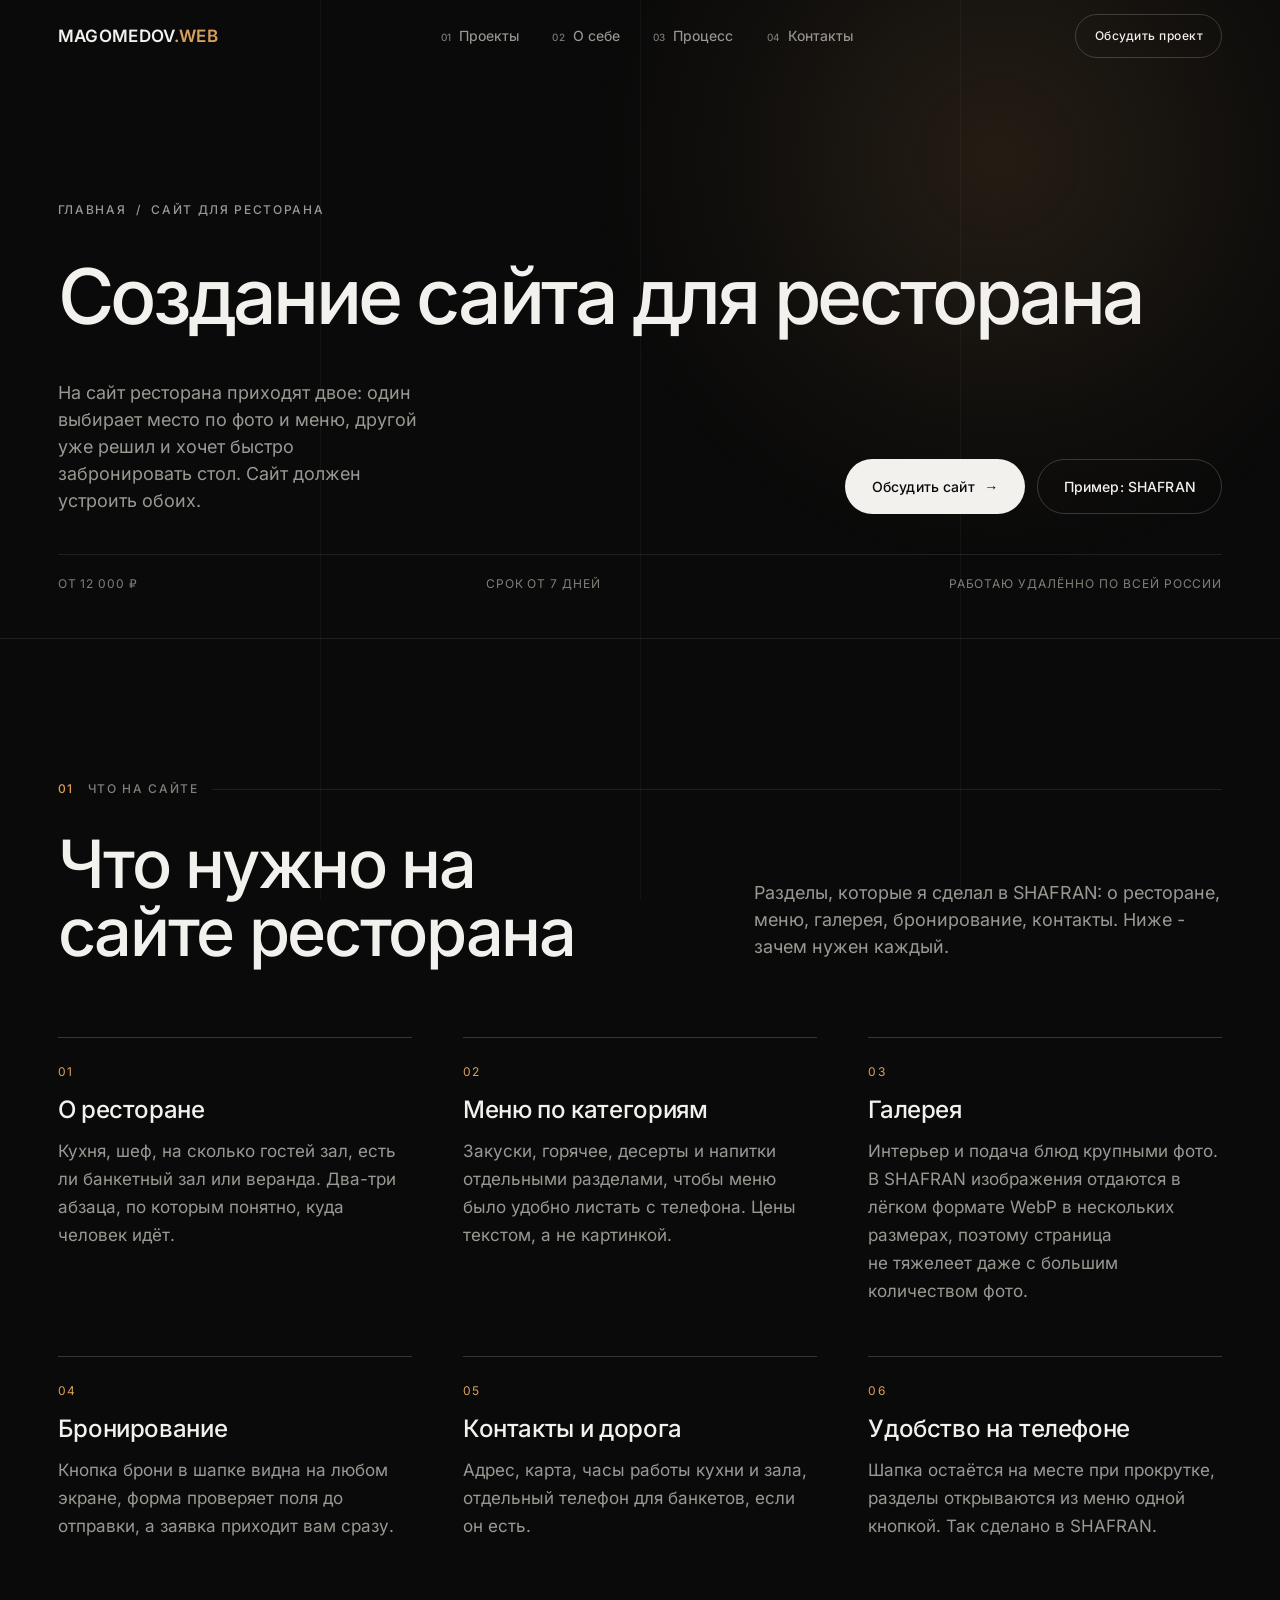
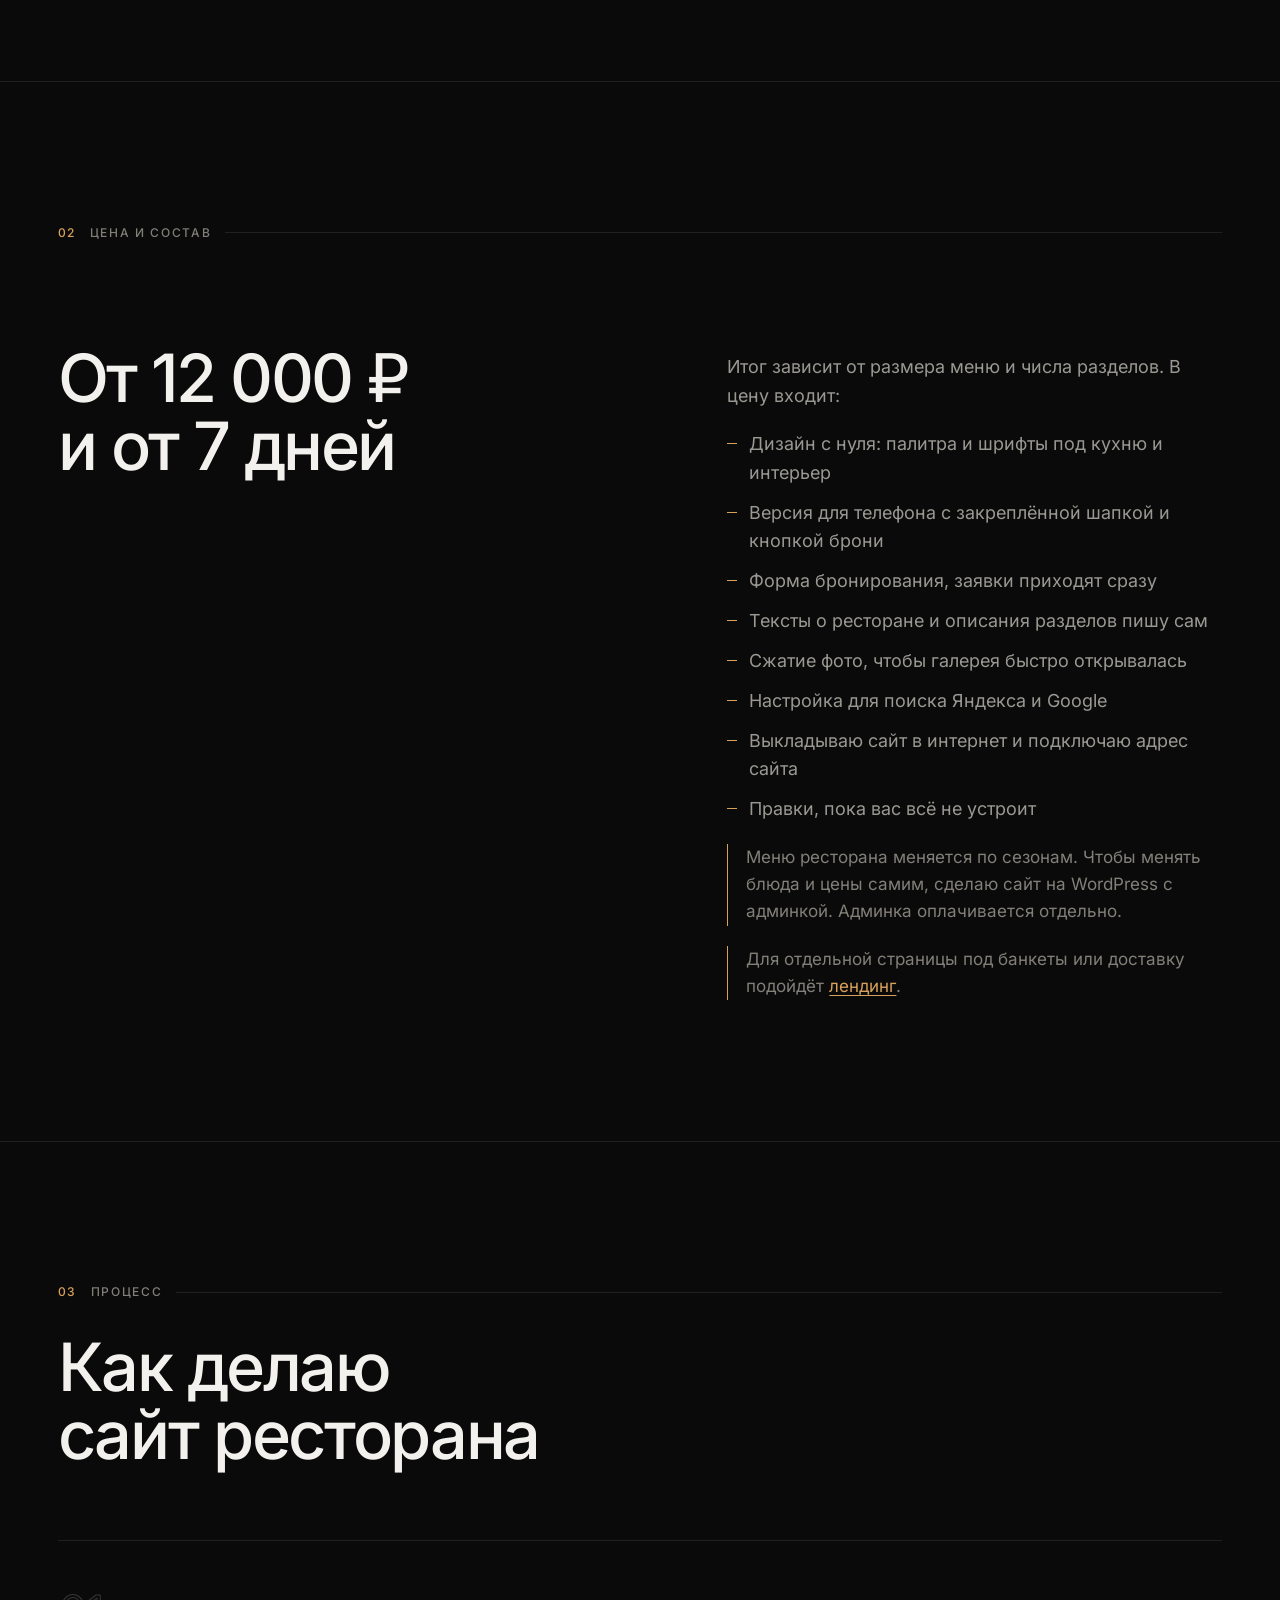
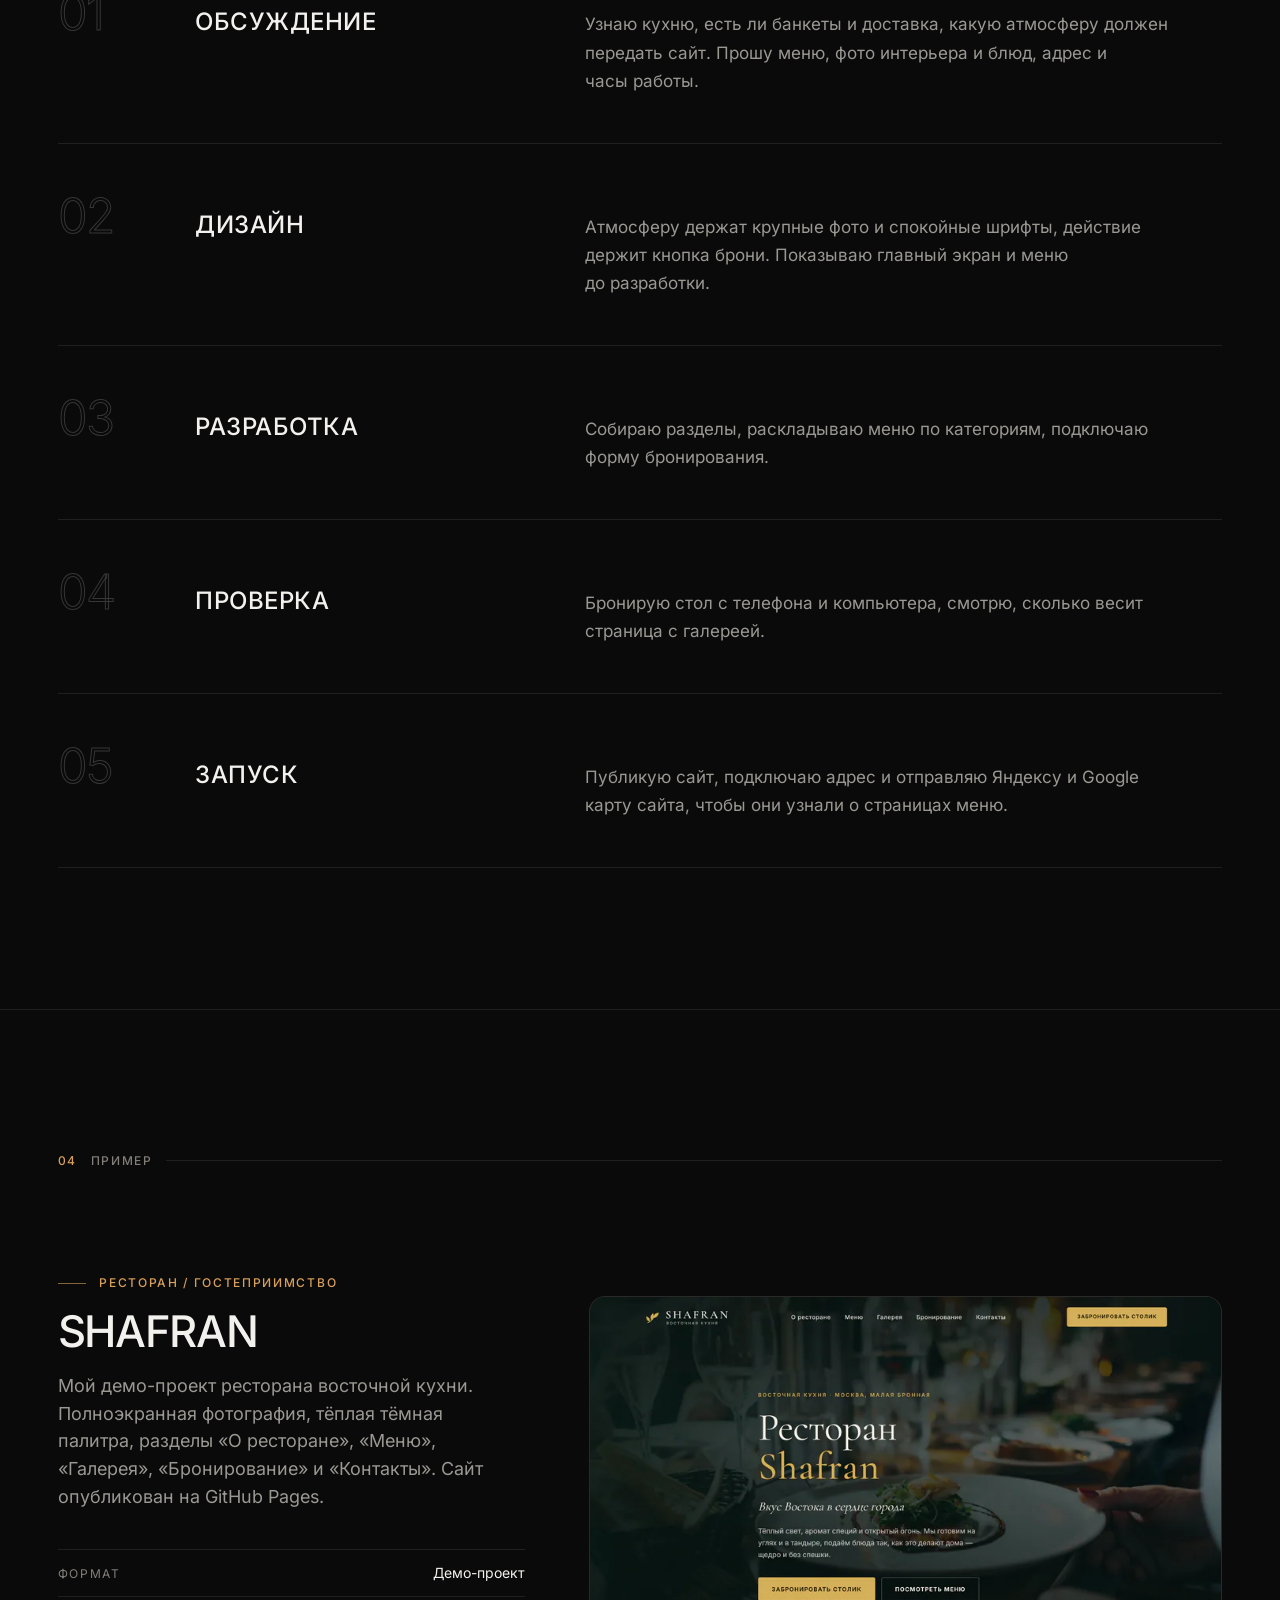
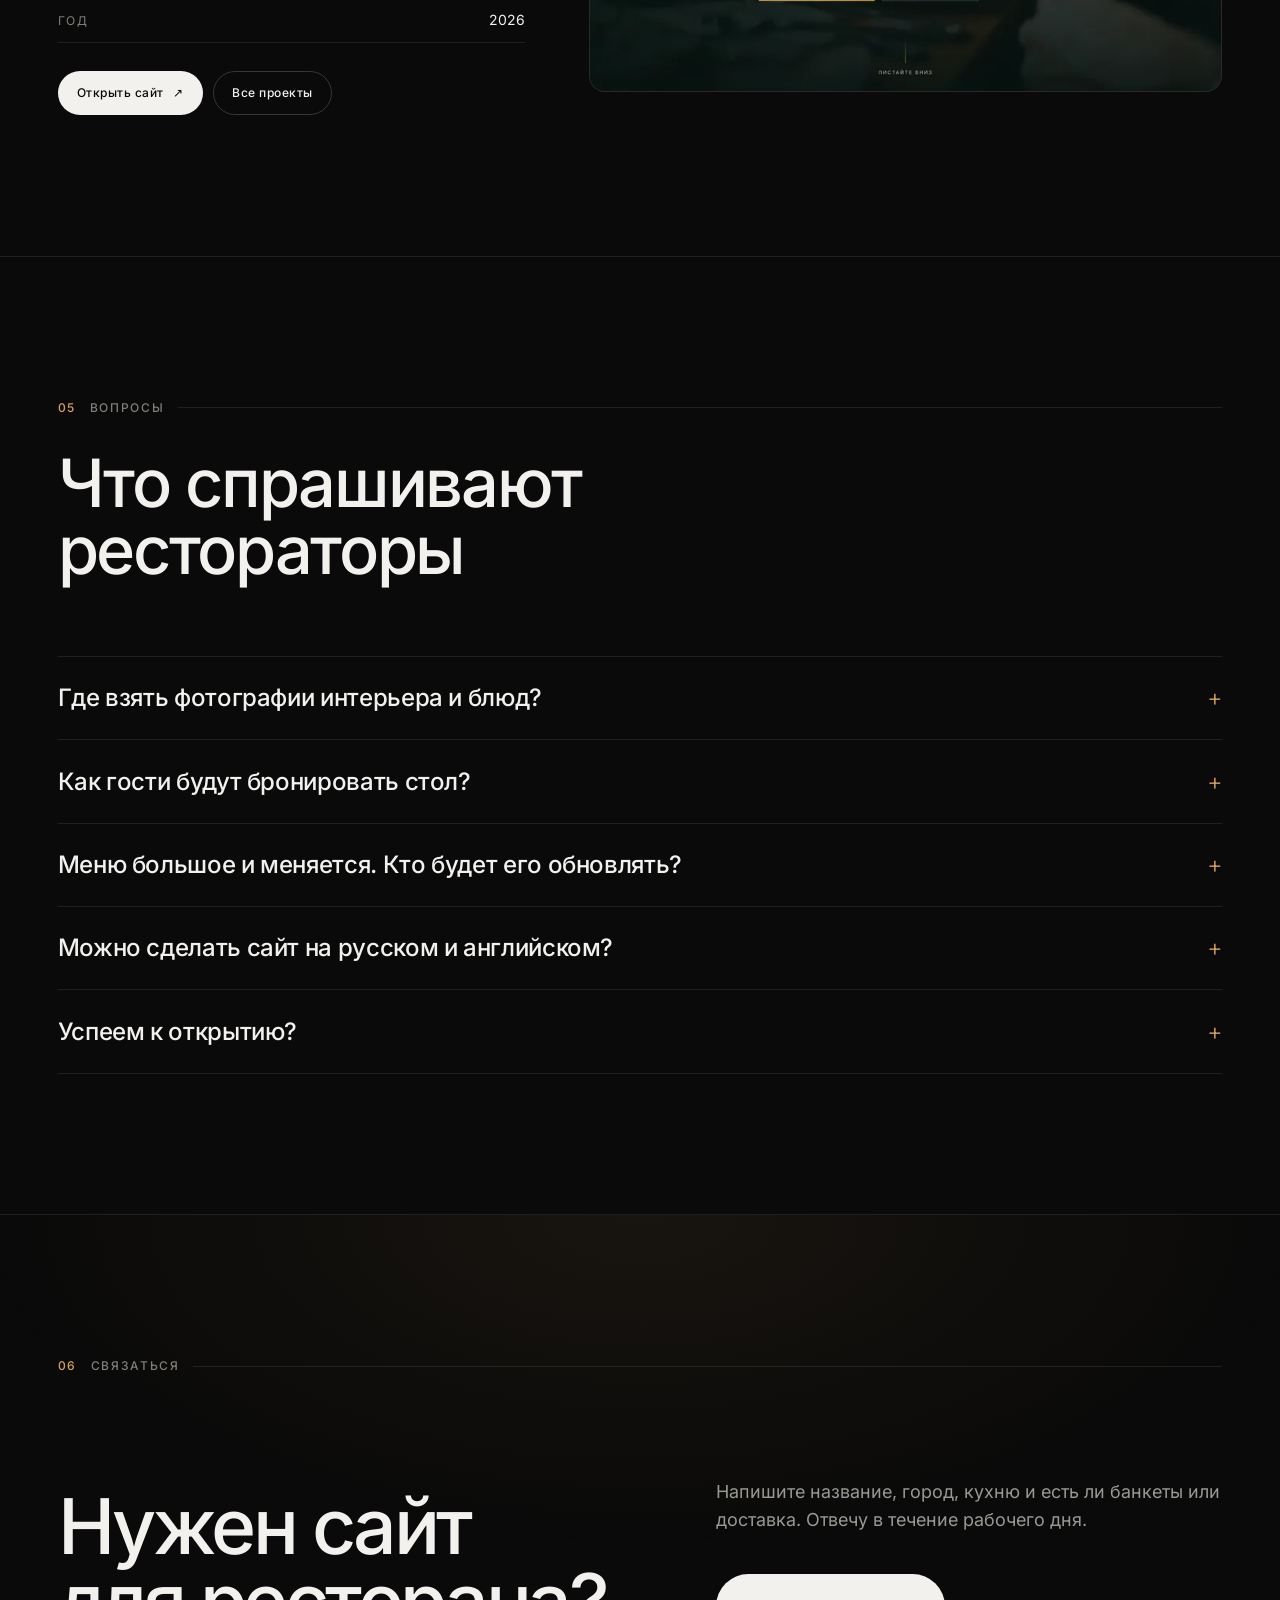
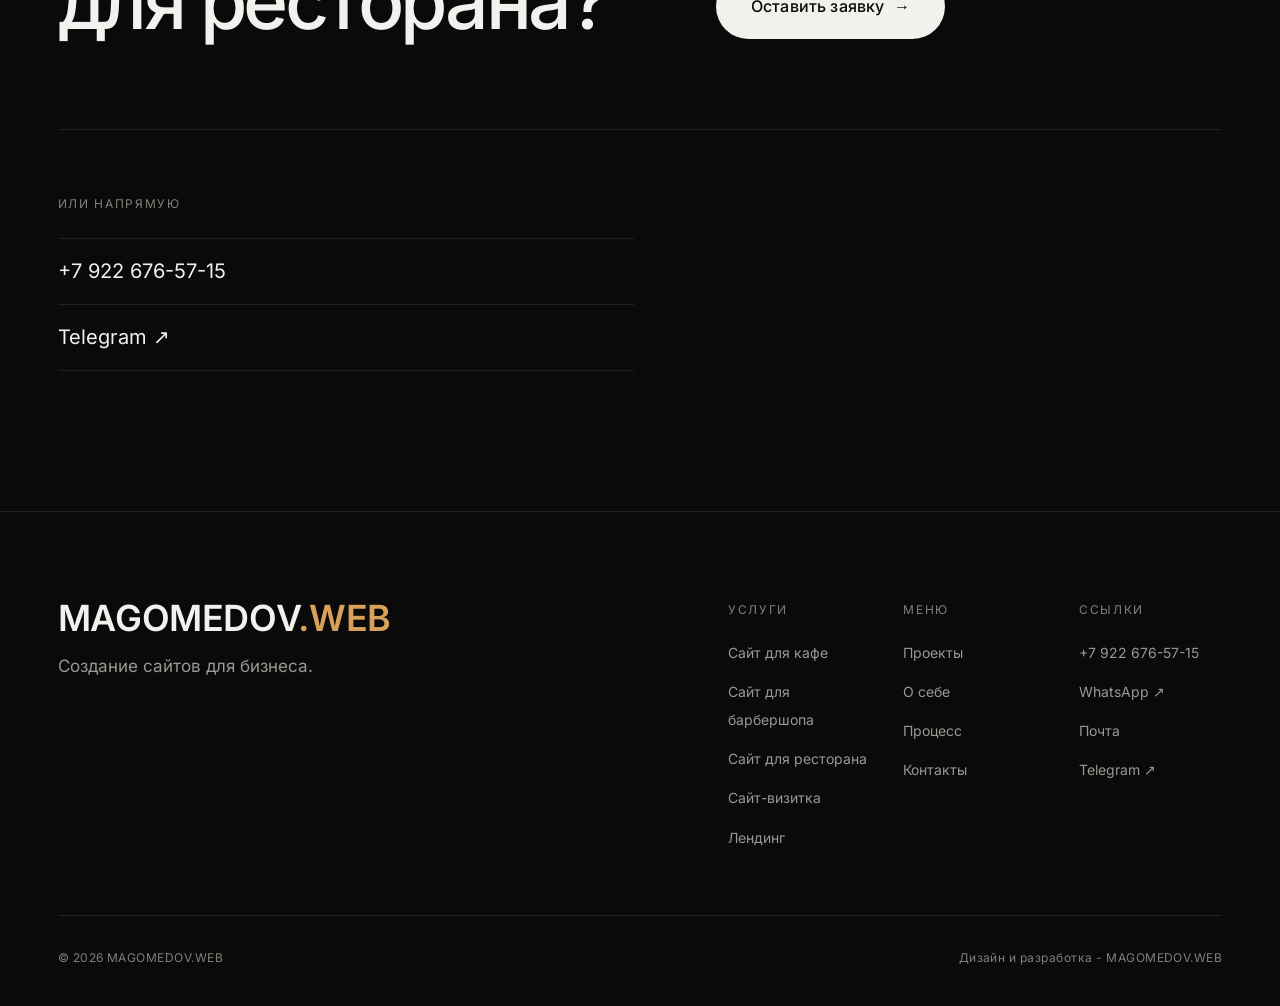
<file: sayt-dlya-restorana/index.html>
<!DOCTYPE html>
<html lang="ru">
<head>
<meta charset="utf-8">
<meta name="viewport" content="width=device-width, initial-scale=1, viewport-fit=cover">
<title>Создание сайта для ресторана от 12 000 ₽ | MAGOMEDOV.WEB</title>
<meta name="description" content="Сайт ресторана: меню по категориям, фото интерьера и блюд, бронь стола с любого экрана, версия для телефона. От 12 000 ₽, срок от 7 дней.">
<meta name="author" content="Магомед, MAGOMEDOV.WEB">
<meta name="theme-color" content="#0a0a0a">
<meta name="color-scheme" content="dark">
<meta name="robots" content="index, follow, max-image-preview:large, max-snippet:-1">
<link rel="canonical" href="https://magomedov.website/sayt-dlya-restorana/">

<!-- Open Graph / Twitter -->
<meta property="og:type" content="website">
<meta property="og:site_name" content="MAGOMEDOV.WEB">
<meta property="og:locale" content="ru_RU">
<meta property="og:title" content="Создание сайта для ресторана от 12 000 ₽ | MAGOMEDOV.WEB">
<meta property="og:description" content="Сайт ресторана: меню по категориям, фото интерьера и блюд, бронь стола с любого экрана, версия для телефона. От 12 000 ₽, срок от 7 дней.">
<meta property="og:url" content="https://magomedov.website/sayt-dlya-restorana/">
<meta property="og:image" content="https://magomedov.website/images/og-image.jpg">
<meta property="og:image:type" content="image/jpeg">
<meta property="og:image:width" content="1200">
<meta property="og:image:height" content="630">
<meta property="og:image:alt" content="Первый экран сайта MAGOMEDOV.WEB с заголовком «Сайты, с которыми бизнес выглядит дороже»">
<meta name="twitter:card" content="summary_large_image">
<meta name="twitter:title" content="Создание сайта для ресторана от 12 000 ₽ | MAGOMEDOV.WEB">
<meta name="twitter:description" content="Сайт ресторана: меню по категориям, фото интерьера и блюд, бронь стола с любого экрана, версия для телефона. От 12 000 ₽, срок от 7 дней.">
<meta name="twitter:image" content="https://magomedov.website/images/og-image.jpg">
<meta name="twitter:image:alt" content="Первый экран сайта MAGOMEDOV.WEB с заголовком «Сайты, с которыми бизнес выглядит дороже»">

<link rel="icon" href="/images/favicon.svg" type="image/svg+xml">
<link rel="apple-touch-icon" href="/images/apple-touch-icon.png">

<link rel="preload" href="/fonts/inter-cyrillic.woff2" as="font" type="font/woff2" crossorigin>
<link rel="preload" href="/fonts/inter-latin.woff2" as="font" type="font/woff2" crossorigin>
<link rel="stylesheet" href="/css/style.css">
<script>document.documentElement.classList.add('js');</script>

<script type="application/ld+json">
{
  "@context": "https://schema.org",
  "@graph": [
    {
      "@type": "Service",
      "@id": "https://magomedov.website/sayt-dlya-restorana/#service",
      "name": "Создание сайта для ресторана",
      "serviceType": "Создание сайта для ресторана",
      "description": "Сайт ресторана: меню по категориям, фото интерьера и блюд, бронь стола с любого экрана, версия для телефона. От 12 000 ₽, срок от 7 дней.",
      "url": "https://magomedov.website/sayt-dlya-restorana/",
      "provider": {
        "@id": "https://magomedov.website/#service"
      },
      "areaServed": {
        "@type": "Country",
        "name": "Россия"
      },
      "offers": {
        "@type": "Offer",
        "url": "https://magomedov.website/sayt-dlya-restorana/",
        "priceSpecification": {
          "@type": "PriceSpecification",
          "minPrice": 12000,
          "priceCurrency": "RUB"
        }
      }
    },
    {
      "@type": "BreadcrumbList",
      "itemListElement": [
        {
          "@type": "ListItem",
          "position": 1,
          "name": "Главная",
          "item": "https://magomedov.website/"
        },
        {
          "@type": "ListItem",
          "position": 2,
          "name": "Сайт для ресторана",
          "item": "https://magomedov.website/sayt-dlya-restorana/"
        }
      ]
    },
    {
      "@type": "FAQPage",
      "mainEntity": [
        {
          "@type": "Question",
          "name": "Где взять фотографии интерьера и блюд?",
          "acceptedAnswer": {
            "@type": "Answer",
            "text": "Присылаете вы. По фото гости выбирают место для ужина или банкета, поэтому если снимков мало, фотографа лучше позвать до запуска. Сайт могу собрать на временных фото и заменить их позже."
          }
        },
        {
          "@type": "Question",
          "name": "Как гости будут бронировать стол?",
          "acceptedAnswer": {
            "@type": "Answer",
            "text": "Через форму: дата, время, число гостей, имя и телефон. Кнопка брони есть в шапке на любом экране, заявка сразу приходит вам."
          }
        },
        {
          "@type": "Question",
          "name": "Меню большое и меняется. Кто будет его обновлять?",
          "acceptedAnswer": {
            "@type": "Answer",
            "text": "Могу я, по вашему списку изменений. Если хотите менять блюда и цены сами, делаю сайт на WordPress с админкой, она оплачивается отдельно."
          }
        },
        {
          "@type": "Question",
          "name": "Можно сделать сайт на русском и английском?",
          "acceptedAnswer": {
            "@type": "Answer",
            "text": "Да. Мой собственный сайт работает на двух языках с переключателем RU/EN. Кто переводит меню и описания, обсудим до начала работы."
          }
        },
        {
          "@type": "Question",
          "name": "Успеем к открытию?",
          "acceptedAnswer": {
            "@type": "Answer",
            "text": "Назовите дату на первом созвоне. Скажу, успеваем ли, и что прислать заранее: меню, фото зала, адрес и часы работы. Минимальный срок от 7 дней."
          }
        }
      ]
    }
  ]
}
</script>
<!-- Yandex.Metrika counter -->
<script>
  window.ym = window.ym || function () { (window.ym.a = window.ym.a || []).push(arguments); };
  // Counter and webvisor load after the page is painted; goals sent earlier wait in the queue above.
  function loadMetrika() {
    (function(m,e,t,r,i,k,a){m[i]=m[i]||function(){(m[i].a=m[i].a||[]).push(arguments)};
    m[i].l=1*new Date();
    for (var j = 0; j < document.scripts.length; j++) {if (document.scripts[j].src === r) { return; }}
    k=e.createElement(t),a=e.getElementsByTagName(t)[0],k.async=1,k.src=r,a.parentNode.insertBefore(k,a)})
    (window, document, "script", "https://mc.yandex.ru/metrika/tag.js", "ym");
    ym(112315744, "init", { clickmap: true, trackLinks: true, accurateTrackBounce: true, webvisor: true });
  }
  window.addEventListener("load", function () {
    if ("requestIdleCallback" in window) requestIdleCallback(loadMetrika, { timeout: 3000 });
    else setTimeout(loadMetrika, 1500);
  });
  document.addEventListener("click", function (e) {
    var a = e.target.closest && e.target.closest("a[href]");
    if (!a) return;
    var href = a.getAttribute("href");
    var goal = /^tel:/.test(href) ? "click_phone" : /t\.me\//.test(href) ? "click_telegram" : /wa\.me\//.test(href) ? "click_whatsapp" : "";
    if (goal) ym(112315744, "reachGoal", goal);
  });
</script>
<!-- /Yandex.Metrika counter -->
</head>

<body>
<a class="skip-link" href="#main">Перейти к содержимому</a>

<div class="grid-lines" aria-hidden="true"><span></span><span></span><span></span></div>

<header class="site-header" id="site-header">
  <div class="site-header__inner">
    <a class="wordmark" href="/" aria-label="MAGOMEDOV.WEB - на главную">
      <span class="wordmark__main">MAGOMEDOV</span><span class="wordmark__accent">.WEB</span>
    </a>

    <nav class="nav" id="nav" aria-label="Основная навигация">
      <ul class="nav__list">
        <li><a class="nav__link" href="/#work"><span class="nav__idx">01</span><span>Проекты</span></a></li>
        <li><a class="nav__link" href="/#about"><span class="nav__idx">02</span><span>О себе</span></a></li>
        <li><a class="nav__link" href="/#process"><span class="nav__idx">03</span><span>Процесс</span></a></li>
        <li><a class="nav__link" href="/#contact"><span class="nav__idx">04</span><span>Контакты</span></a></li>
      </ul>
      <div class="nav__foot">
        <a class="nav__mail nav__phone" href="tel:+79226765715">+7 922 676-57-15</a>
        <a class="nav__mail" href="mailto:magomedovmg71@gmail.com">magomedovmg71@gmail.com</a>
        <div class="nav__socials">
          <a href="https://wa.me/79226765715" target="_blank" rel="noopener noreferrer">WhatsApp ↗</a>
          <a href="https://t.me/magadev_leads_bot?start=site" target="_blank" rel="noopener noreferrer">Telegram ↗</a>
        </div>
      </div>
    </nav>

    <div class="site-header__side">
      <a class="btn btn--ghost btn--sm site-header__cta" href="#svyaz">Обсудить проект</a>

      <button class="burger" id="burger" type="button" aria-label="Открыть меню" aria-expanded="false" aria-controls="nav">
        <span class="burger__box" aria-hidden="true"><span class="burger__line"></span><span class="burger__line"></span></span>
      </button>
    </div>
  </div>
</header>
<div class="nav-scrim" id="nav-scrim" hidden></div>

<main id="main">
  <section class="hero hero--page" id="hero" aria-labelledby="page-title">
    <div class="hero__glow" aria-hidden="true"></div>
    <div class="container hero__inner">
      <nav class="hero__eyebrow crumbs" aria-label="Навигационная цепочка">
        <a href="/">Главная</a><span aria-hidden="true">/</span><span aria-current="page">Сайт для ресторана</span>
      </nav>

      <h1 class="hero__title" id="page-title" data-reveal>Создание сайта для ресторана</h1>

      <div class="hero__bottom">
        <p class="hero__lead" data-reveal data-reveal-delay="1">На сайт ресторана приходят двое: один выбирает место по фото и меню, другой уже решил и хочет быстро забронировать стол. Сайт должен устроить обоих.</p>
        <div class="hero__actions" data-reveal data-reveal-delay="2">
          <a class="btn btn--solid" href="#svyaz">Обсудить сайт <span class="btn__arrow" aria-hidden="true">→</span></a>
          <a class="btn btn--ghost" href="#primer">Пример: SHAFRAN</a>
        </div>
      </div>

      <div class="hero__rule" data-reveal data-reveal-delay="3">
        <span class="hero__rule-item">От 12&nbsp;000&nbsp;₽</span>
        <span class="hero__rule-item">Срок от 7 дней</span>
        <span class="hero__rule-item">Работаю удалённо по всей России</span>
      </div>
    </div>
  </section>

  <section class="section" id="chto-nuzhno" aria-labelledby="needs-title">
    <div class="container">
      <header class="section-head">
        <p class="section-index"><span class="section-index__num">01</span> <span>Что на сайте</span></p>
        <h2 class="section-title" id="needs-title" data-reveal>Что нужно на сайте ресторана</h2>
        <p class="section-sub" data-reveal data-reveal-delay="1">Разделы, которые я сделал в SHAFRAN: о ресторане, меню, галерея, бронирование, контакты. Ниже - зачем нужен каждый.</p>
      </header>

      <div class="why__grid">
        <article class="why__item" data-reveal data-reveal-delay="0">
          <p class="why__idx" aria-hidden="true">01</p>
          <h3 class="why__name">О ресторане</h3>
          <p class="why__text">Кухня, шеф, на сколько гостей зал, есть ли банкетный зал или веранда. Два-три абзаца, по которым понятно, куда человек идёт.</p>
        </article>
        <article class="why__item" data-reveal data-reveal-delay="1">
          <p class="why__idx" aria-hidden="true">02</p>
          <h3 class="why__name">Меню по категориям</h3>
          <p class="why__text">Закуски, горячее, десерты и напитки отдельными разделами, чтобы меню было удобно листать с телефона. Цены текстом, а не картинкой.</p>
        </article>
        <article class="why__item" data-reveal data-reveal-delay="2">
          <p class="why__idx" aria-hidden="true">03</p>
          <h3 class="why__name">Галерея</h3>
          <p class="why__text">Интерьер и подача блюд крупными фото. В SHAFRAN изображения отдаются в лёгком формате WebP в нескольких размерах, поэтому страница не тяжелеет даже с большим количеством фото.</p>
        </article>
        <article class="why__item" data-reveal data-reveal-delay="0">
          <p class="why__idx" aria-hidden="true">04</p>
          <h3 class="why__name">Бронирование</h3>
          <p class="why__text">Кнопка брони в шапке видна на любом экране, форма проверяет поля до отправки, а заявка приходит вам сразу.</p>
        </article>
        <article class="why__item" data-reveal data-reveal-delay="1">
          <p class="why__idx" aria-hidden="true">05</p>
          <h3 class="why__name">Контакты и дорога</h3>
          <p class="why__text">Адрес, карта, часы работы кухни и зала, отдельный телефон для банкетов, если он есть.</p>
        </article>
        <article class="why__item" data-reveal data-reveal-delay="2">
          <p class="why__idx" aria-hidden="true">06</p>
          <h3 class="why__name">Удобство на телефоне</h3>
          <p class="why__text">Шапка остаётся на месте при прокрутке, разделы открываются из меню одной кнопкой. Так сделано в SHAFRAN.</p>
        </article>
      </div>
    </div>
  </section>

  <section class="section section--line" id="cena" aria-labelledby="price-title">
    <div class="container">
      <header class="section-head">
        <p class="section-index"><span class="section-index__num">02</span> <span>Цена и состав</span></p>
      </header>

      <div class="about__grid">
        <h2 class="about__title" id="price-title" data-reveal>От 12&nbsp;000&nbsp;₽<br>и&nbsp;от 7&nbsp;дней</h2>
        <div class="about__text">
          <p data-reveal>Итог зависит от размера меню и числа разделов. В цену входит:</p>
          <ul class="case__list" data-reveal data-reveal-delay="1">
            <li>Дизайн с нуля: палитра и шрифты под кухню и интерьер</li>
            <li>Версия для телефона с закреплённой шапкой и кнопкой брони</li>
            <li>Форма бронирования, заявки приходят сразу</li>
            <li>Тексты о ресторане и описания разделов пишу сам</li>
            <li>Сжатие фото, чтобы галерея быстро открывалась</li>
            <li>Настройка для поиска Яндекса и Google</li>
            <li>Выкладываю сайт в интернет и подключаю адрес сайта</li>
            <li>Правки, пока вас всё не устроит</li>
          </ul>
          <p class="about__note" data-reveal data-reveal-delay="2">Меню ресторана меняется по сезонам. Чтобы менять блюда и цены самим, сделаю сайт на WordPress с админкой. Админка оплачивается отдельно.</p>
          <p class="about__note" data-reveal data-reveal-delay="2">Для отдельной страницы под банкеты или доставку подойдёт <a class="text-link" href="/lending/">лендинг</a>.</p>
        </div>
      </div>
    </div>
  </section>

  <section class="section process" id="process" aria-labelledby="process-title">
    <div class="container">
      <header class="section-head">
        <p class="section-index"><span class="section-index__num">03</span> <span>Процесс</span></p>
        <h2 class="section-title" id="process-title" data-reveal>Как делаю сайт ресторана</h2>
      </header>

      <ol class="steps">
        <li class="step" data-reveal>
          <span class="step__num">01</span>
          <div class="step__body">
            <h3 class="step__title">Обсуждение</h3>
            <p class="step__text">Узнаю кухню, есть ли банкеты и доставка, какую атмосферу должен передать сайт. Прошу меню, фото интерьера и блюд, адрес и часы работы.</p>
          </div>
        </li>
        <li class="step" data-reveal>
          <span class="step__num">02</span>
          <div class="step__body">
            <h3 class="step__title">Дизайн</h3>
            <p class="step__text">Атмосферу держат крупные фото и спокойные шрифты, действие держит кнопка брони. Показываю главный экран и меню до разработки.</p>
          </div>
        </li>
        <li class="step" data-reveal>
          <span class="step__num">03</span>
          <div class="step__body">
            <h3 class="step__title">Разработка</h3>
            <p class="step__text">Собираю разделы, раскладываю меню по категориям, подключаю форму бронирования.</p>
          </div>
        </li>
        <li class="step" data-reveal>
          <span class="step__num">04</span>
          <div class="step__body">
            <h3 class="step__title">Проверка</h3>
            <p class="step__text">Бронирую стол с телефона и компьютера, смотрю, сколько весит страница с галереей.</p>
          </div>
        </li>
        <li class="step" data-reveal>
          <span class="step__num">05</span>
          <div class="step__body">
            <h3 class="step__title">Запуск</h3>
            <p class="step__text">Публикую сайт, подключаю адрес и отправляю Яндексу и Google карту сайта, чтобы они узнали о страницах меню.</p>
          </div>
        </li>
      </ol>
    </div>
  </section>

  <section class="section section--line" id="primer" aria-labelledby="example-title">
    <div class="container">
      <header class="section-head">
        <p class="section-index"><span class="section-index__num">04</span> <span>Пример</span></p>
      </header>

      <div class="split">
        <div class="split__text">
          <p class="project__cat">Ресторан / Гостеприимство</p>
          <h2 class="project__title" id="example-title" data-reveal>SHAFRAN</h2>
          <p class="project__desc" data-reveal data-reveal-delay="1">Мой демо-проект ресторана восточной кухни. Полноэкранная фотография, тёплая тёмная палитра, разделы «О ресторане», «Меню», «Галерея», «Бронирование» и «Контакты». Сайт опубликован на GitHub Pages.</p>
          <dl class="facts" data-reveal data-reveal-delay="2">
            <div class="facts__row"><dt>Формат</dt><dd>Демо-проект</dd></div>
            <div class="facts__row"><dt>Год</dt><dd>2026</dd></div>
          </dl>
          <div class="project__actions" data-reveal data-reveal-delay="3">
            <a class="btn btn--solid btn--sm" href="https://magomedov.website/shafran/" target="_blank" rel="noopener noreferrer">Открыть сайт <span aria-hidden="true">↗</span></a>
            <a class="btn btn--ghost btn--sm" href="/#work">Все проекты</a>
          </div>
        </div>

        <div class="split__media">
          <a class="media media--tall" href="https://magomedov.website/shafran/" target="_blank" rel="noopener noreferrer" data-reveal
             aria-label="Открыть сайт SHAFRAN в новой вкладке">
            <img src="/images/shafran-01.webp" srcset="/images/shafran-01-800w.webp 800w, /images/shafran-01.webp 1440w, /images/shafran-01-2880w.webp 2880w"
                 sizes="(max-width: 899px) 100vw, 55vw" width="1440" height="900" loading="lazy" decoding="async"
                 alt="Главный экран сайта ресторана SHAFRAN с полноэкранной фотографией и заголовком">
            <span class="media__overlay" aria-hidden="true">
              <span class="media__label">Открыть проект <i>→</i></span>
            </span>
          </a>
        </div>
      </div>
    </div>
  </section>

  <section class="section section--line" id="voprosy" aria-labelledby="faq-title">
    <div class="container">
      <header class="section-head">
        <p class="section-index"><span class="section-index__num">05</span> <span>Вопросы</span></p>
        <h2 class="section-title" id="faq-title" data-reveal>Что спрашивают рестораторы</h2>
      </header>

      <div class="faq">
        <details class="faq__item">
          <summary>Где взять фотографии интерьера и блюд?</summary>
          <p>Присылаете вы. По фото гости выбирают место для ужина или банкета, поэтому если снимков мало, фотографа лучше позвать до запуска. Сайт могу собрать на временных фото и заменить их позже.</p>
        </details>
        <details class="faq__item">
          <summary>Как гости будут бронировать стол?</summary>
          <p>Через форму: дата, время, число гостей, имя и телефон. Кнопка брони есть в шапке на любом экране, заявка сразу приходит вам.</p>
        </details>
        <details class="faq__item">
          <summary>Меню большое и меняется. Кто будет его обновлять?</summary>
          <p>Могу я, по вашему списку изменений. Если хотите менять блюда и цены сами, делаю сайт на WordPress с админкой, она оплачивается отдельно.</p>
        </details>
        <details class="faq__item">
          <summary>Можно сделать сайт на русском и английском?</summary>
          <p>Да. Мой собственный сайт работает на двух языках с переключателем RU/EN. Кто переводит меню и описания, обсудим до начала работы.</p>
        </details>
        <details class="faq__item">
          <summary>Успеем к открытию?</summary>
          <p>Назовите дату на первом созвоне. Скажу, успеваем ли, и что прислать заранее: меню, фото зала, адрес и часы работы. Минимальный срок от 7 дней.</p>
        </details>
      </div>
    </div>
  </section>

  <section class="section contact contact--page" id="svyaz" aria-labelledby="cta-title">
    <div class="container">
      <header class="section-head">
        <p class="section-index"><span class="section-index__num">06</span> <span>Связаться</span></p>
      </header>

      <div class="contact__hero">
        <h2 class="contact__title" id="cta-title" data-reveal>Нужен сайт<br>для ресторана?</h2>
        <p class="contact__sub" data-reveal data-reveal-delay="1">Напишите название, город, кухню и есть ли банкеты или доставка. Отвечу в течение рабочего дня.</p>
        <a class="btn btn--solid btn--lg" href="/#contact" data-reveal data-reveal-delay="2">
          <span>Оставить заявку</span> <span class="btn__arrow" aria-hidden="true">→</span>
        </a>
      </div>

      <div class="cta__direct">
        <p class="contact__label">Или напрямую</p>
        <ul class="contact__links">
          <li><a href="tel:+79226765715">+7 922 676-57-15</a></li>
          <li><a href="https://t.me/magadev_leads_bot?start=site" target="_blank" rel="noopener noreferrer">Telegram <span aria-hidden="true">↗</span></a></li>
        </ul>
      </div>
    </div>
  </section>
</main>

<footer class="site-footer">
  <div class="container">
    <div class="site-footer__top">
      <div class="site-footer__brand">
        <p class="wordmark wordmark--lg"><span class="wordmark__main">MAGOMEDOV</span><span class="wordmark__accent">.WEB</span></p>
        <p class="site-footer__tagline">Создание сайтов для бизнеса.</p>
      </div>

      <nav class="site-footer__nav" aria-label="Навигация в подвале">
        <div class="site-footer__col site-footer__col--services">
          <p class="site-footer__label">Услуги</p>
          <ul>
            <li><a href="/sayt-dlya-kafe/">Сайт для кафе</a></li>
            <li><a href="/sayt-dlya-barbershopa/">Сайт для барбершопа</a></li>
            <li><a href="/sayt-dlya-restorana/" aria-current="page">Сайт для ресторана</a></li>
            <li><a href="/sayt-vizitka/">Сайт-визитка</a></li>
            <li><a href="/lending/">Лендинг</a></li>
          </ul>
        </div>
        <div class="site-footer__col">
          <p class="site-footer__label">Меню</p>
          <ul>
            <li><a href="/#work">Проекты</a></li>
            <li><a href="/#about">О себе</a></li>
            <li><a href="/#process">Процесс</a></li>
            <li><a href="/#contact">Контакты</a></li>
          </ul>
        </div>
        <div class="site-footer__col">
          <p class="site-footer__label">Ссылки</p>
          <ul>
            <li><a href="tel:+79226765715">+7 922 676-57-15</a></li>
            <li><a href="https://wa.me/79226765715" target="_blank" rel="noopener noreferrer">WhatsApp <span aria-hidden="true">↗</span></a></li>
            <li><a href="mailto:magomedovmg71@gmail.com">Почта</a></li>
            <li><a href="https://t.me/magadev_leads_bot?start=site" target="_blank" rel="noopener noreferrer">Telegram <span aria-hidden="true">↗</span></a></li>
          </ul>
        </div>
      </nav>
    </div>

    <div class="site-footer__bottom">
      <p>&copy; <span id="year">2026</span> MAGOMEDOV.WEB</p>
      <p>Дизайн и разработка - MAGOMEDOV.WEB</p>
    </div>
  </div>
</footer>

<!-- i18n.js сюда не подключаем: он переписывает title и description на тексты главной.
     script.js берёт из MagaI18n только подписи кнопки меню. -->
<script>window.MagaI18n = { init: function () {}, t: function (key) { return { 'a11y.menuOpen': 'Открыть меню', 'a11y.menuClose': 'Закрыть меню' }[key] || key; } };</script>
<script src="/js/script.js" defer></script>
</body>
</html>
</file>
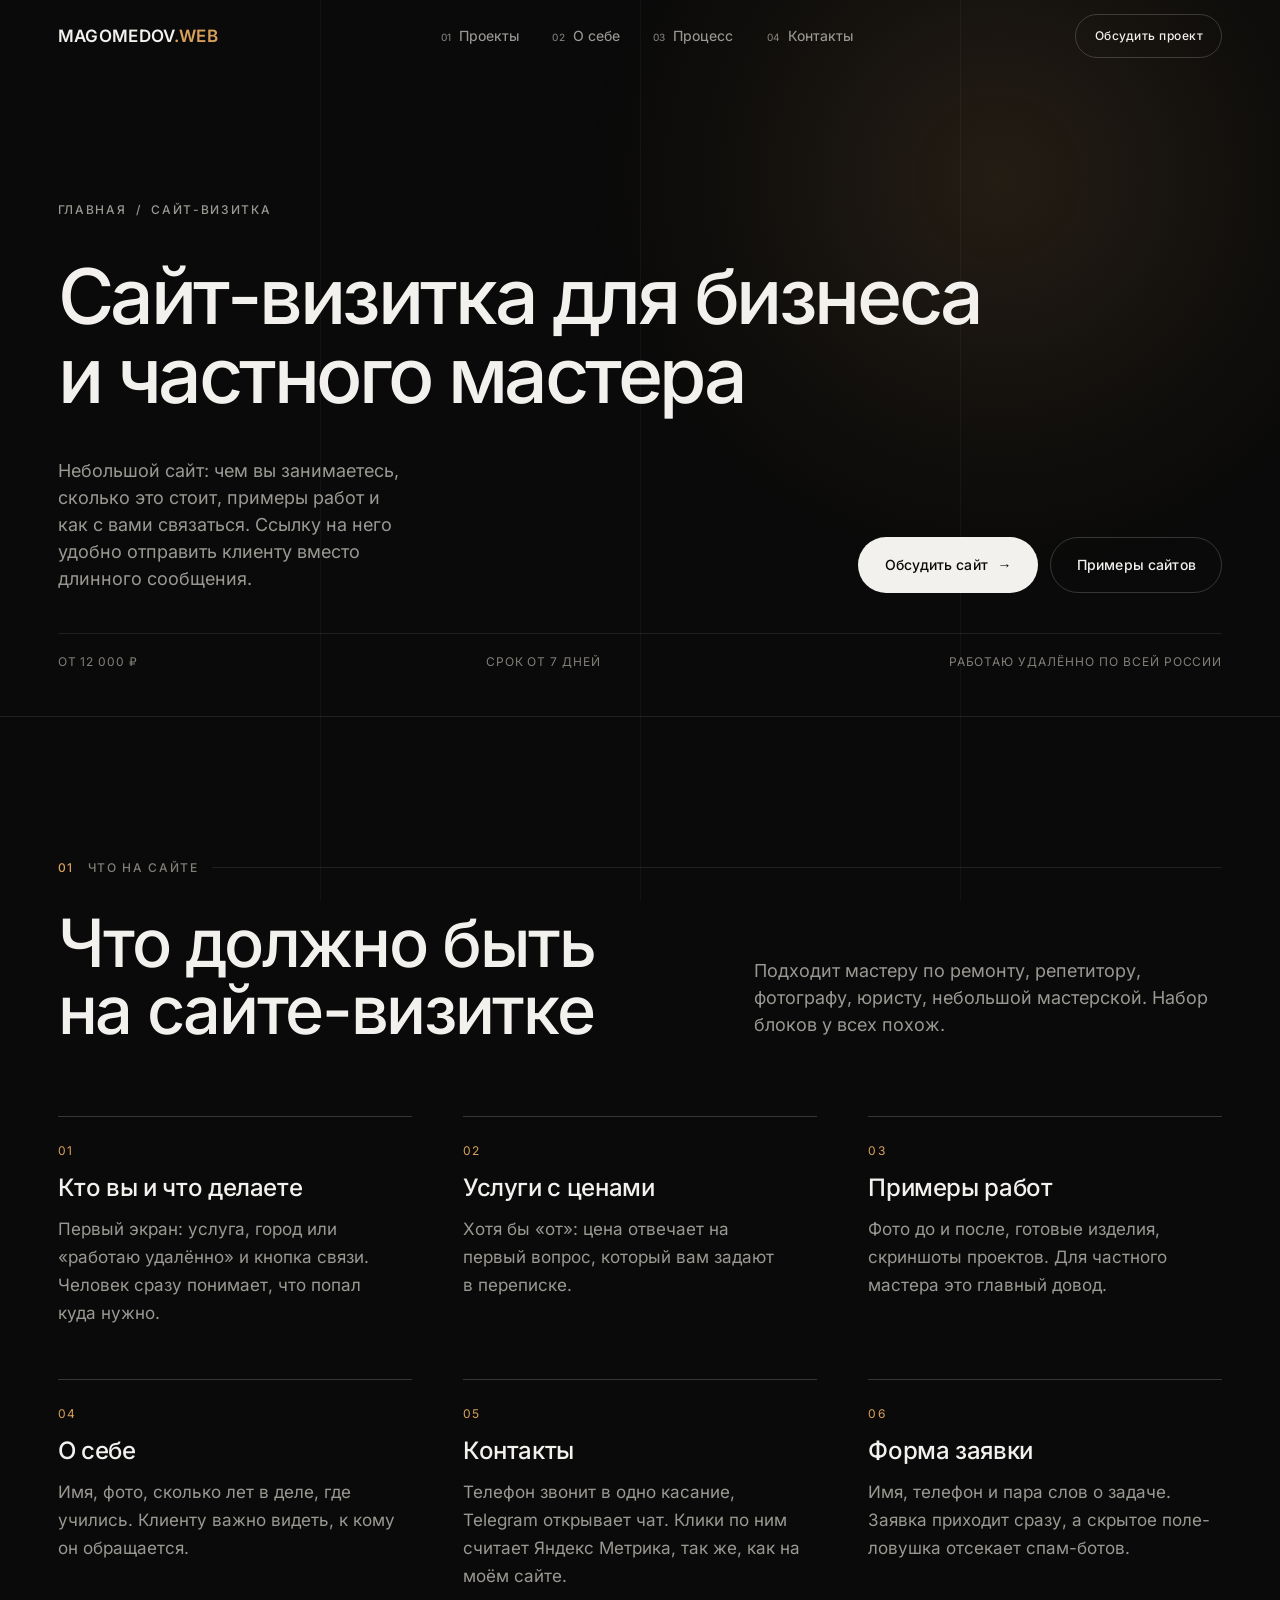
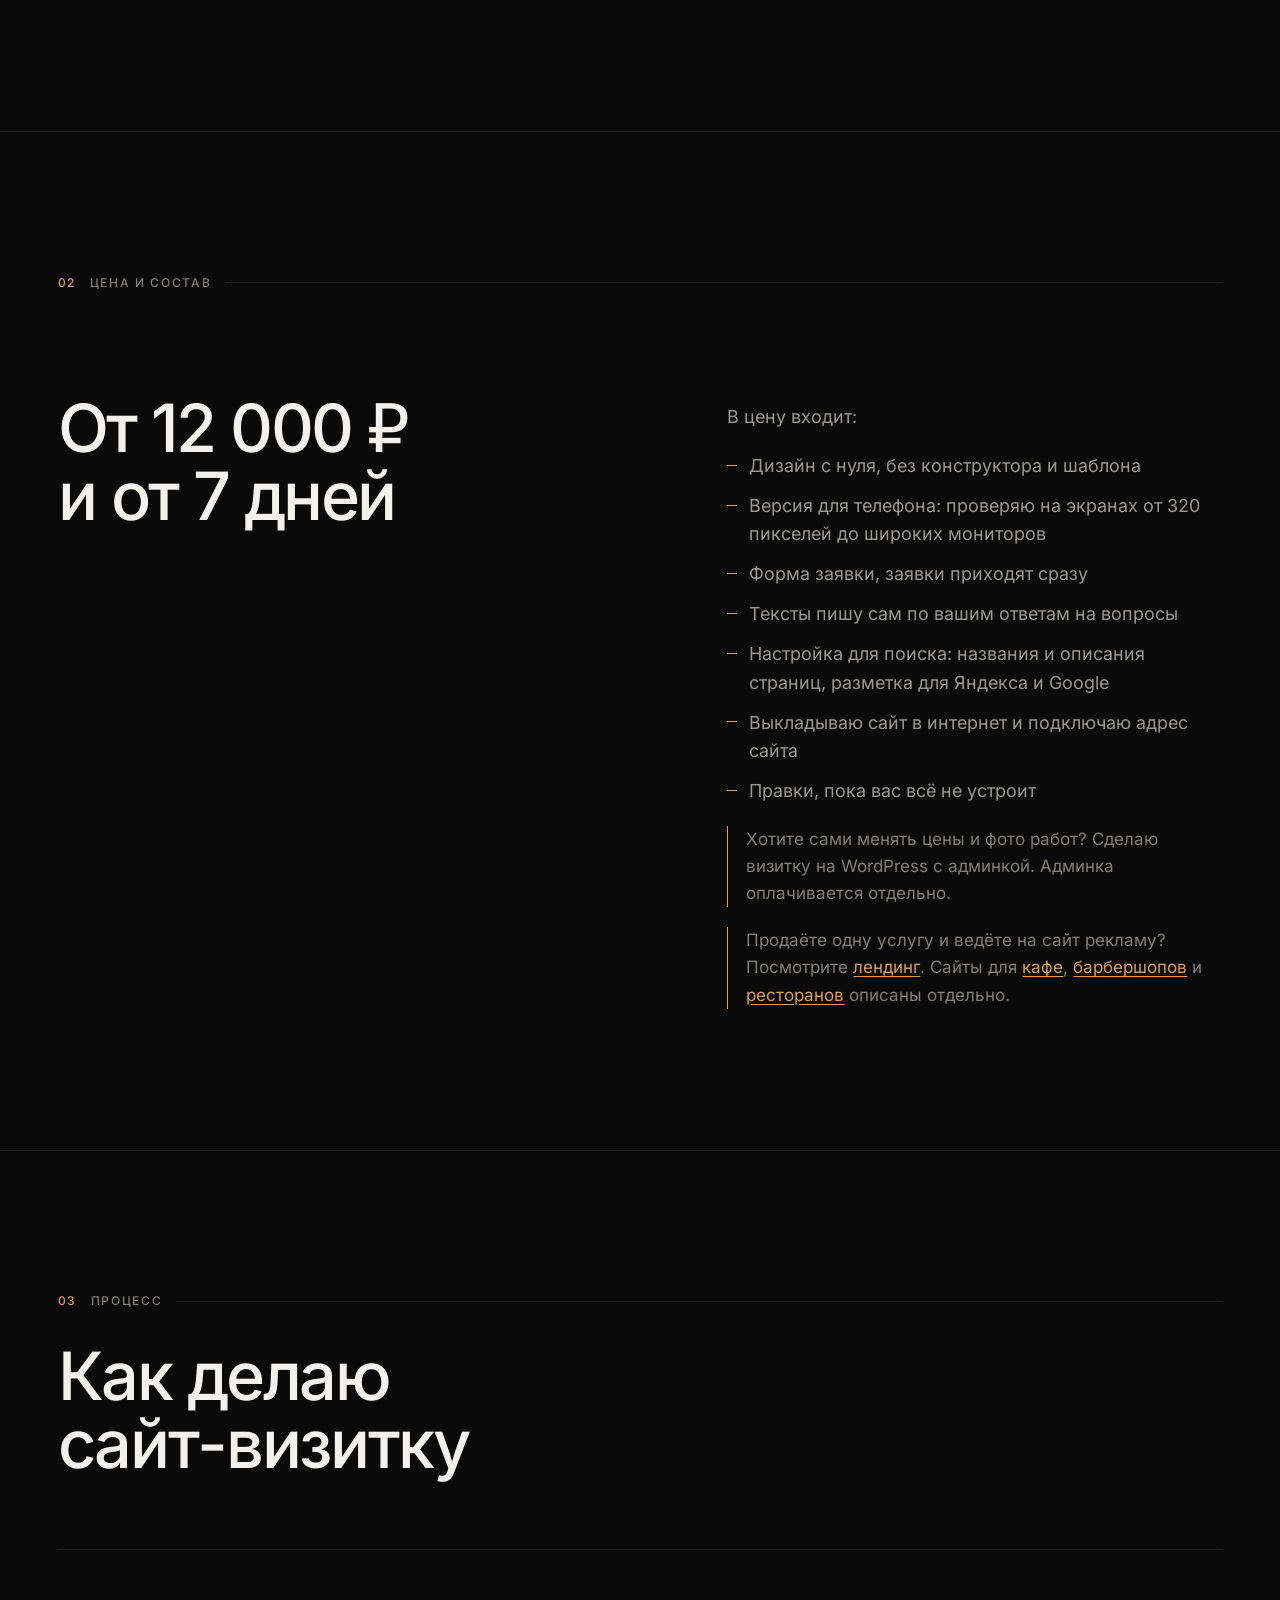
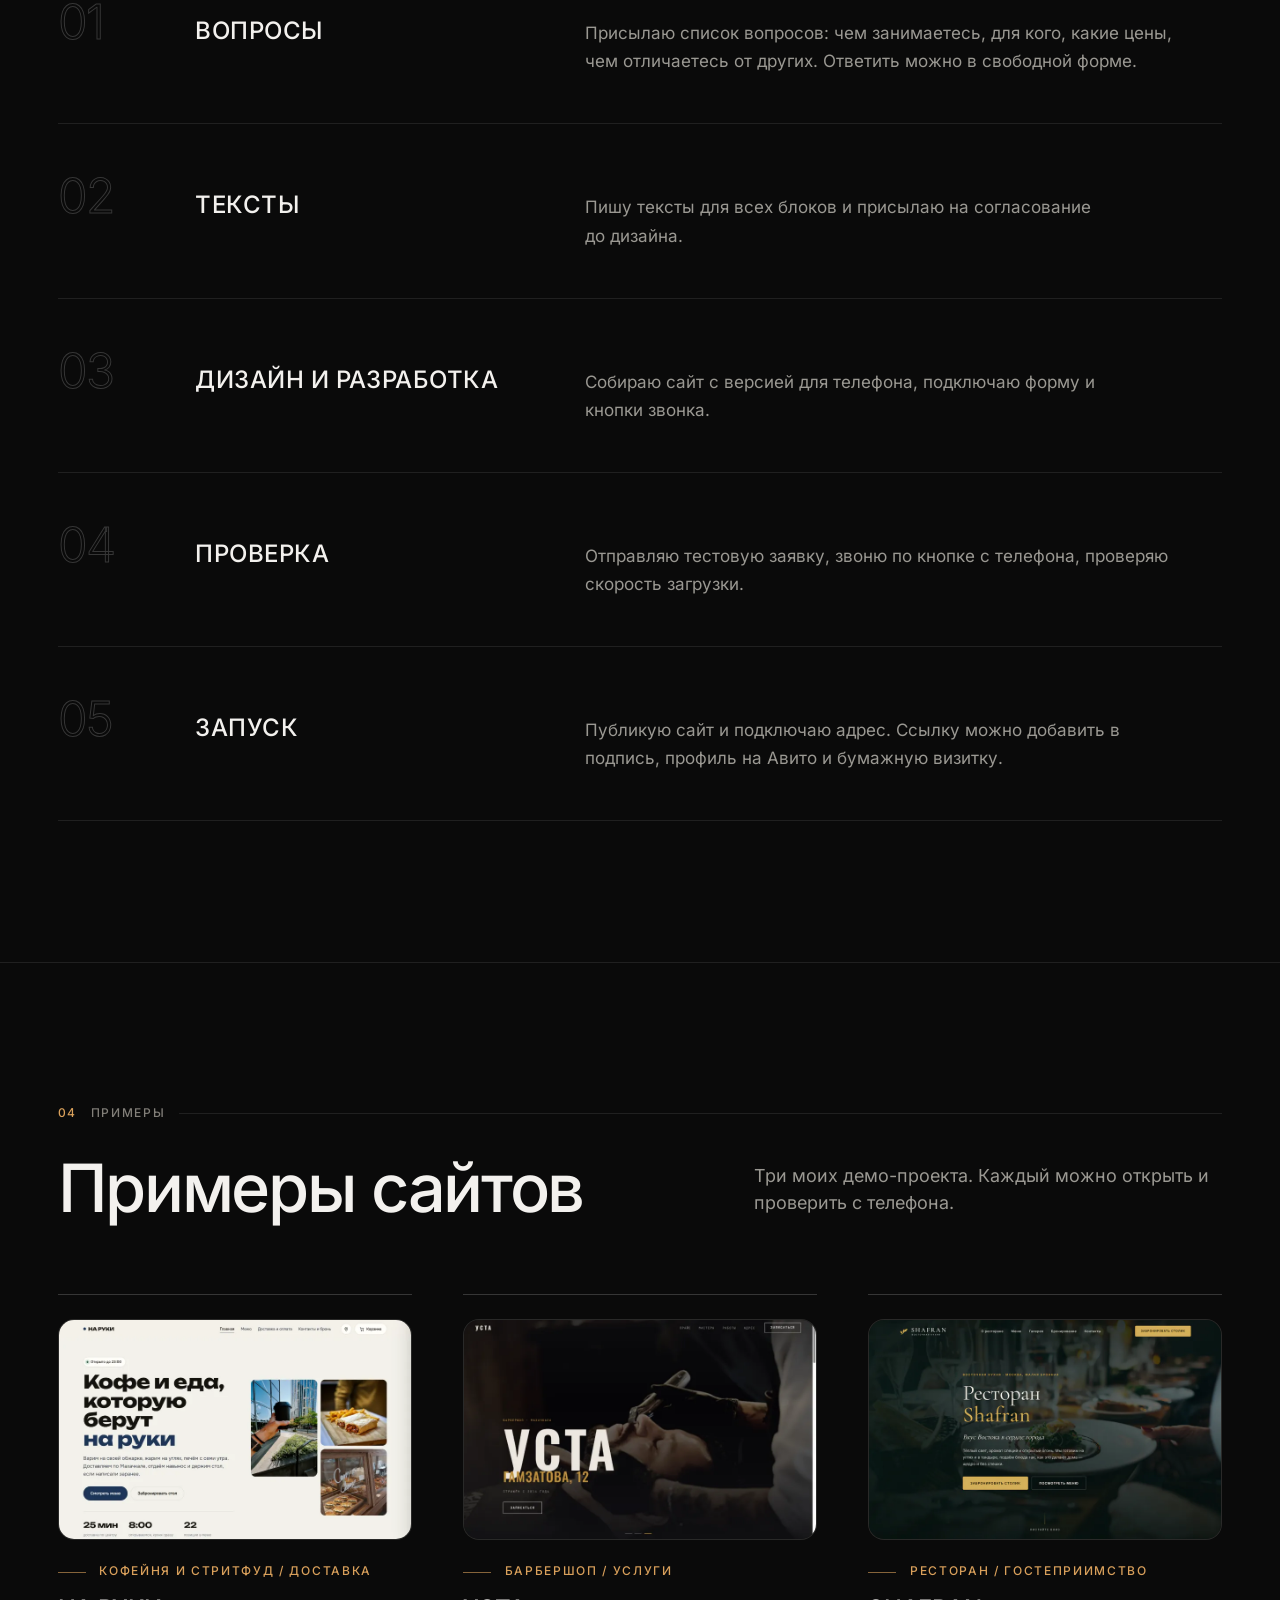
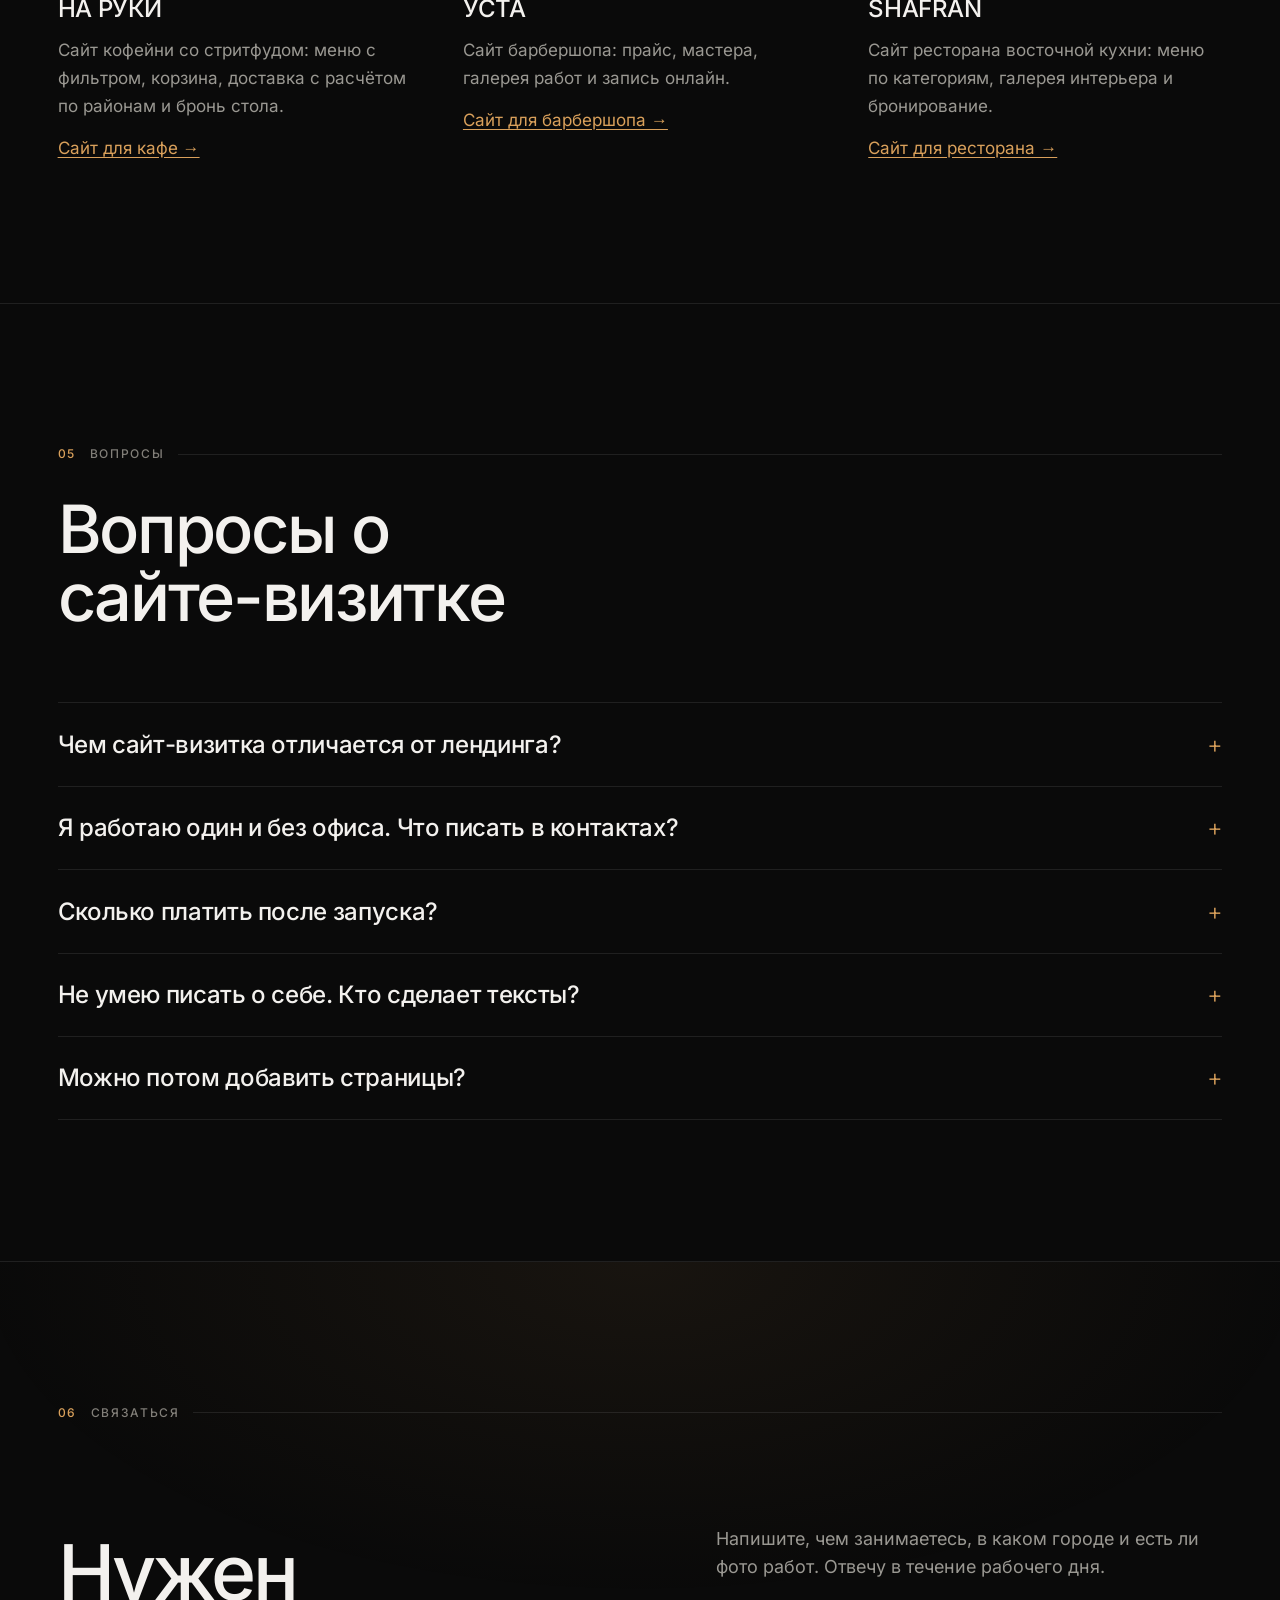
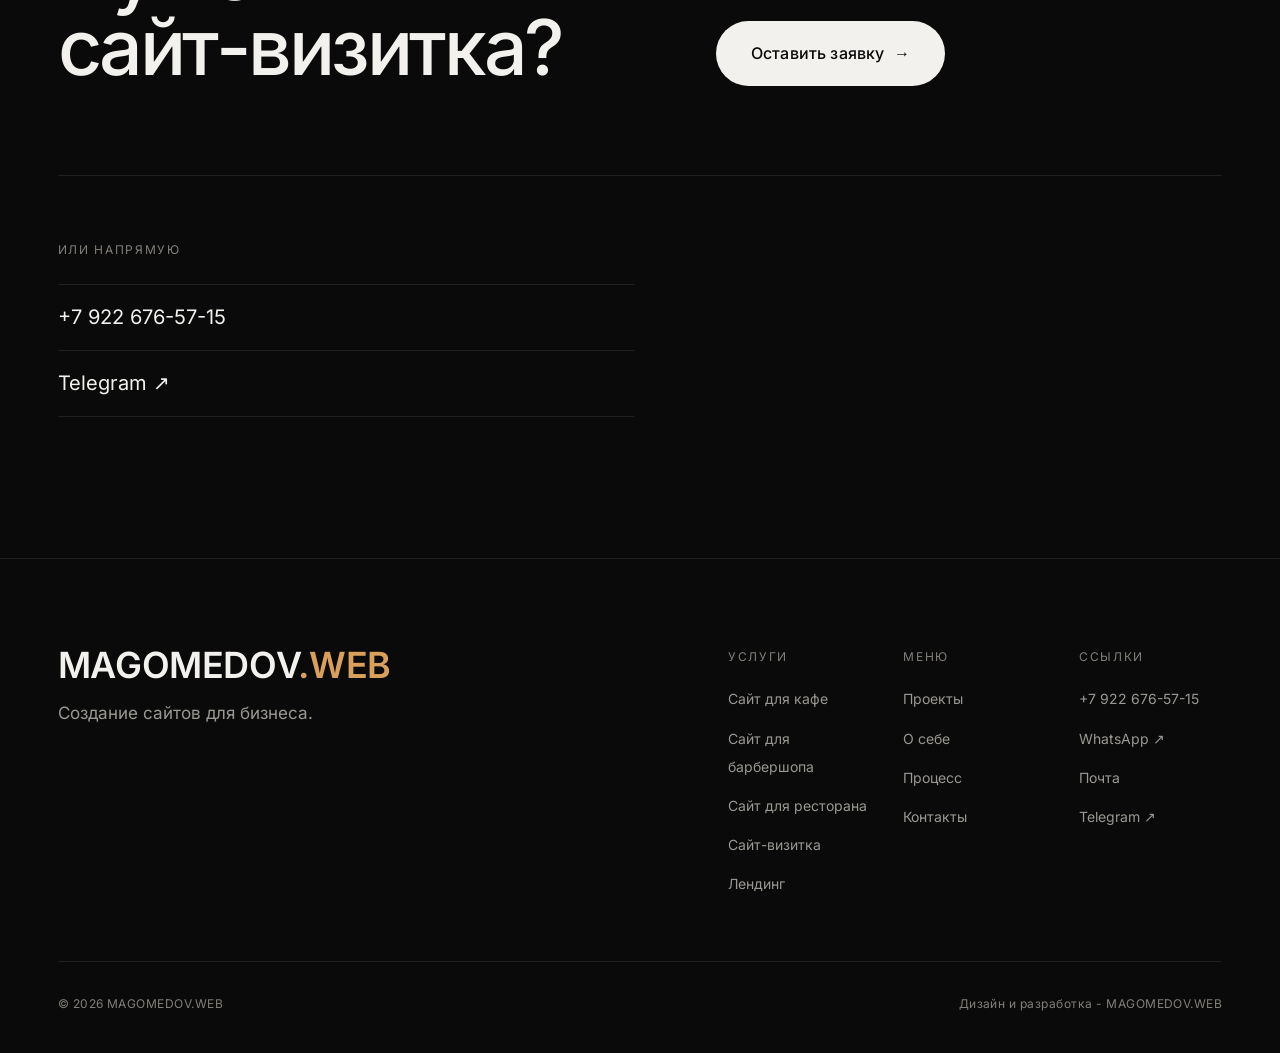
<file: sayt-vizitka/index.html>
<!DOCTYPE html>
<html lang="ru">
<head>
<meta charset="utf-8">
<meta name="viewport" content="width=device-width, initial-scale=1, viewport-fit=cover">
<title>Сайт-визитка для бизнеса и частного мастера | MAGOMEDOV.WEB</title>
<meta name="description" content="Сайт-визитка для небольшого бизнеса или частного мастера: услуги с ценами, примеры работ, контакты и форма заявки. От 12 000 ₽, срок от 7 дней.">
<meta name="author" content="Магомед, MAGOMEDOV.WEB">
<meta name="theme-color" content="#0a0a0a">
<meta name="color-scheme" content="dark">
<meta name="robots" content="index, follow, max-image-preview:large, max-snippet:-1">
<link rel="canonical" href="https://magomedov.website/sayt-vizitka/">

<!-- Open Graph / Twitter -->
<meta property="og:type" content="website">
<meta property="og:site_name" content="MAGOMEDOV.WEB">
<meta property="og:locale" content="ru_RU">
<meta property="og:title" content="Сайт-визитка для бизнеса и частного мастера | MAGOMEDOV.WEB">
<meta property="og:description" content="Сайт-визитка для небольшого бизнеса или частного мастера: услуги с ценами, примеры работ, контакты и форма заявки. От 12 000 ₽, срок от 7 дней.">
<meta property="og:url" content="https://magomedov.website/sayt-vizitka/">
<meta property="og:image" content="https://magomedov.website/images/og-image.jpg">
<meta property="og:image:type" content="image/jpeg">
<meta property="og:image:width" content="1200">
<meta property="og:image:height" content="630">
<meta property="og:image:alt" content="Первый экран сайта MAGOMEDOV.WEB с заголовком «Сайты, с которыми бизнес выглядит дороже»">
<meta name="twitter:card" content="summary_large_image">
<meta name="twitter:title" content="Сайт-визитка для бизнеса и частного мастера | MAGOMEDOV.WEB">
<meta name="twitter:description" content="Сайт-визитка для небольшого бизнеса или частного мастера: услуги с ценами, примеры работ, контакты и форма заявки. От 12 000 ₽, срок от 7 дней.">
<meta name="twitter:image" content="https://magomedov.website/images/og-image.jpg">
<meta name="twitter:image:alt" content="Первый экран сайта MAGOMEDOV.WEB с заголовком «Сайты, с которыми бизнес выглядит дороже»">

<link rel="icon" href="/images/favicon.svg" type="image/svg+xml">
<link rel="apple-touch-icon" href="/images/apple-touch-icon.png">

<link rel="preload" href="/fonts/inter-cyrillic.woff2" as="font" type="font/woff2" crossorigin>
<link rel="preload" href="/fonts/inter-latin.woff2" as="font" type="font/woff2" crossorigin>
<link rel="stylesheet" href="/css/style.css">
<script>document.documentElement.classList.add('js');</script>

<script type="application/ld+json">
{
  "@context": "https://schema.org",
  "@graph": [
    {
      "@type": "Service",
      "@id": "https://magomedov.website/sayt-vizitka/#service",
      "name": "Сайт-визитка для бизнеса и частного мастера",
      "serviceType": "Создание сайта-визитки",
      "description": "Сайт-визитка для небольшого бизнеса или частного мастера: услуги с ценами, примеры работ, контакты и форма заявки. От 12 000 ₽, срок от 7 дней.",
      "url": "https://magomedov.website/sayt-vizitka/",
      "provider": {
        "@id": "https://magomedov.website/#service"
      },
      "areaServed": {
        "@type": "Country",
        "name": "Россия"
      },
      "offers": {
        "@type": "Offer",
        "url": "https://magomedov.website/sayt-vizitka/",
        "priceSpecification": {
          "@type": "PriceSpecification",
          "minPrice": 12000,
          "priceCurrency": "RUB"
        }
      }
    },
    {
      "@type": "BreadcrumbList",
      "itemListElement": [
        {
          "@type": "ListItem",
          "position": 1,
          "name": "Главная",
          "item": "https://magomedov.website/"
        },
        {
          "@type": "ListItem",
          "position": 2,
          "name": "Сайт-визитка",
          "item": "https://magomedov.website/sayt-vizitka/"
        }
      ]
    },
    {
      "@type": "FAQPage",
      "mainEntity": [
        {
          "@type": "Question",
          "name": "Чем сайт-визитка отличается от лендинга?",
          "acceptedAnswer": {
            "@type": "Answer",
            "text": "Визитка рассказывает о вас и обо всех ваших услугах. Лендинг - одна страница под одну услугу или предложение, чаще всего под рекламу. Если не уверены, что нужно, расскажите о задаче, подскажу."
          }
        },
        {
          "@type": "Question",
          "name": "Я работаю один и без офиса. Что писать в контактах?",
          "acceptedAnswer": {
            "@type": "Answer",
            "text": "Телефон, Telegram и район или город, где работаете. Если выезжаете к клиентам или работаете удалённо, так и напишем. Домашний адрес указывать не нужно."
          }
        },
        {
          "@type": "Question",
          "name": "Сколько платить после запуска?",
          "acceptedAnswer": {
            "@type": "Answer",
            "text": "Адрес сайта (домен) - это имя вроде vashe-imya.ru, его продлевают раз в год у регистратора. Хостинг - место, где лежат файлы сайта: визитку на HTML можно держать бесплатно на GitHub Pages, так работают мои проекты. Сайту на WordPress нужен платный хостинг."
          }
        },
        {
          "@type": "Question",
          "name": "Не умею писать о себе. Кто сделает тексты?",
          "acceptedAnswer": {
            "@type": "Answer",
            "text": "Я. Вы отвечаете на вопросы в свободной форме, я собираю из ответов тексты для всех блоков и присылаю на согласование."
          }
        },
        {
          "@type": "Question",
          "name": "Можно потом добавить страницы?",
          "acceptedAnswer": {
            "@type": "Answer",
            "text": "Да. К визитке можно добавить отдельные страницы услуг, прайс или статьи. Переделывать сайт с нуля не придётся."
          }
        }
      ]
    }
  ]
}
</script>
<!-- Yandex.Metrika counter -->
<script>
  window.ym = window.ym || function () { (window.ym.a = window.ym.a || []).push(arguments); };
  // Counter and webvisor load after the page is painted; goals sent earlier wait in the queue above.
  function loadMetrika() {
    (function(m,e,t,r,i,k,a){m[i]=m[i]||function(){(m[i].a=m[i].a||[]).push(arguments)};
    m[i].l=1*new Date();
    for (var j = 0; j < document.scripts.length; j++) {if (document.scripts[j].src === r) { return; }}
    k=e.createElement(t),a=e.getElementsByTagName(t)[0],k.async=1,k.src=r,a.parentNode.insertBefore(k,a)})
    (window, document, "script", "https://mc.yandex.ru/metrika/tag.js", "ym");
    ym(112315744, "init", { clickmap: true, trackLinks: true, accurateTrackBounce: true, webvisor: true });
  }
  window.addEventListener("load", function () {
    if ("requestIdleCallback" in window) requestIdleCallback(loadMetrika, { timeout: 3000 });
    else setTimeout(loadMetrika, 1500);
  });
  document.addEventListener("click", function (e) {
    var a = e.target.closest && e.target.closest("a[href]");
    if (!a) return;
    var href = a.getAttribute("href");
    var goal = /^tel:/.test(href) ? "click_phone" : /t\.me\//.test(href) ? "click_telegram" : /wa\.me\//.test(href) ? "click_whatsapp" : "";
    if (goal) ym(112315744, "reachGoal", goal);
  });
</script>
<!-- /Yandex.Metrika counter -->
</head>

<body>
<a class="skip-link" href="#main">Перейти к содержимому</a>

<div class="grid-lines" aria-hidden="true"><span></span><span></span><span></span></div>

<header class="site-header" id="site-header">
  <div class="site-header__inner">
    <a class="wordmark" href="/" aria-label="MAGOMEDOV.WEB - на главную">
      <span class="wordmark__main">MAGOMEDOV</span><span class="wordmark__accent">.WEB</span>
    </a>

    <nav class="nav" id="nav" aria-label="Основная навигация">
      <ul class="nav__list">
        <li><a class="nav__link" href="/#work"><span class="nav__idx">01</span><span>Проекты</span></a></li>
        <li><a class="nav__link" href="/#about"><span class="nav__idx">02</span><span>О себе</span></a></li>
        <li><a class="nav__link" href="/#process"><span class="nav__idx">03</span><span>Процесс</span></a></li>
        <li><a class="nav__link" href="/#contact"><span class="nav__idx">04</span><span>Контакты</span></a></li>
      </ul>
      <div class="nav__foot">
        <a class="nav__mail nav__phone" href="tel:+79226765715">+7 922 676-57-15</a>
        <a class="nav__mail" href="mailto:magomedovmg71@gmail.com">magomedovmg71@gmail.com</a>
        <div class="nav__socials">
          <a href="https://wa.me/79226765715" target="_blank" rel="noopener noreferrer">WhatsApp ↗</a>
          <a href="https://t.me/magadev_leads_bot?start=site" target="_blank" rel="noopener noreferrer">Telegram ↗</a>
        </div>
      </div>
    </nav>

    <div class="site-header__side">
      <a class="btn btn--ghost btn--sm site-header__cta" href="#svyaz">Обсудить проект</a>

      <button class="burger" id="burger" type="button" aria-label="Открыть меню" aria-expanded="false" aria-controls="nav">
        <span class="burger__box" aria-hidden="true"><span class="burger__line"></span><span class="burger__line"></span></span>
      </button>
    </div>
  </div>
</header>
<div class="nav-scrim" id="nav-scrim" hidden></div>

<main id="main">
  <section class="hero hero--page" id="hero" aria-labelledby="page-title">
    <div class="hero__glow" aria-hidden="true"></div>
    <div class="container hero__inner">
      <nav class="hero__eyebrow crumbs" aria-label="Навигационная цепочка">
        <a href="/">Главная</a><span aria-hidden="true">/</span><span aria-current="page">Сайт-визитка</span>
      </nav>

      <h1 class="hero__title" id="page-title" data-reveal>Сайт-визитка для бизнеса и частного мастера</h1>

      <div class="hero__bottom">
        <p class="hero__lead" data-reveal data-reveal-delay="1">Небольшой сайт: чем вы занимаетесь, сколько это стоит, примеры работ и как с вами связаться. Ссылку на него удобно отправить клиенту вместо длинного сообщения.</p>
        <div class="hero__actions" data-reveal data-reveal-delay="2">
          <a class="btn btn--solid" href="#svyaz">Обсудить сайт <span class="btn__arrow" aria-hidden="true">→</span></a>
          <a class="btn btn--ghost" href="#primer">Примеры сайтов</a>
        </div>
      </div>

      <div class="hero__rule" data-reveal data-reveal-delay="3">
        <span class="hero__rule-item">От 12&nbsp;000&nbsp;₽</span>
        <span class="hero__rule-item">Срок от 7 дней</span>
        <span class="hero__rule-item">Работаю удалённо по всей России</span>
      </div>
    </div>
  </section>

  <section class="section" id="chto-nuzhno" aria-labelledby="needs-title">
    <div class="container">
      <header class="section-head">
        <p class="section-index"><span class="section-index__num">01</span> <span>Что на сайте</span></p>
        <h2 class="section-title" id="needs-title" data-reveal>Что должно быть на сайте-визитке</h2>
        <p class="section-sub" data-reveal data-reveal-delay="1">Подходит мастеру по ремонту, репетитору, фотографу, юристу, небольшой мастерской. Набор блоков у всех похож.</p>
      </header>

      <div class="why__grid">
        <article class="why__item" data-reveal data-reveal-delay="0">
          <p class="why__idx" aria-hidden="true">01</p>
          <h3 class="why__name">Кто вы и что делаете</h3>
          <p class="why__text">Первый экран: услуга, город или «работаю удалённо» и кнопка связи. Человек сразу понимает, что попал куда нужно.</p>
        </article>
        <article class="why__item" data-reveal data-reveal-delay="1">
          <p class="why__idx" aria-hidden="true">02</p>
          <h3 class="why__name">Услуги с ценами</h3>
          <p class="why__text">Хотя бы «от»: цена отвечает на первый вопрос, который вам задают в переписке.</p>
        </article>
        <article class="why__item" data-reveal data-reveal-delay="2">
          <p class="why__idx" aria-hidden="true">03</p>
          <h3 class="why__name">Примеры работ</h3>
          <p class="why__text">Фото до и после, готовые изделия, скриншоты проектов. Для частного мастера это главный довод.</p>
        </article>
        <article class="why__item" data-reveal data-reveal-delay="0">
          <p class="why__idx" aria-hidden="true">04</p>
          <h3 class="why__name">О себе</h3>
          <p class="why__text">Имя, фото, сколько лет в деле, где учились. Клиенту важно видеть, к кому он обращается.</p>
        </article>
        <article class="why__item" data-reveal data-reveal-delay="1">
          <p class="why__idx" aria-hidden="true">05</p>
          <h3 class="why__name">Контакты</h3>
          <p class="why__text">Телефон звонит в одно касание, Telegram открывает чат. Клики по ним считает Яндекс Метрика, так же, как на моём сайте.</p>
        </article>
        <article class="why__item" data-reveal data-reveal-delay="2">
          <p class="why__idx" aria-hidden="true">06</p>
          <h3 class="why__name">Форма заявки</h3>
          <p class="why__text">Имя, телефон и пара слов о задаче. Заявка приходит сразу, а скрытое поле-ловушка отсекает спам-ботов.</p>
        </article>
      </div>
    </div>
  </section>

  <section class="section section--line" id="cena" aria-labelledby="price-title">
    <div class="container">
      <header class="section-head">
        <p class="section-index"><span class="section-index__num">02</span> <span>Цена и состав</span></p>
      </header>

      <div class="about__grid">
        <h2 class="about__title" id="price-title" data-reveal>От 12&nbsp;000&nbsp;₽<br>и&nbsp;от 7&nbsp;дней</h2>
        <div class="about__text">
          <p data-reveal>В цену входит:</p>
          <ul class="case__list" data-reveal data-reveal-delay="1">
            <li>Дизайн с нуля, без конструктора и шаблона</li>
            <li>Версия для телефона: проверяю на экранах от 320 пикселей до широких мониторов</li>
            <li>Форма заявки, заявки приходят сразу</li>
            <li>Тексты пишу сам по вашим ответам на вопросы</li>
            <li>Настройка для поиска: названия и описания страниц, разметка для Яндекса и Google</li>
            <li>Выкладываю сайт в интернет и подключаю адрес сайта</li>
            <li>Правки, пока вас всё не устроит</li>
          </ul>
          <p class="about__note" data-reveal data-reveal-delay="2">Хотите сами менять цены и фото работ? Сделаю визитку на WordPress с админкой. Админка оплачивается отдельно.</p>
          <p class="about__note" data-reveal data-reveal-delay="2">Продаёте одну услугу и ведёте на сайт рекламу? Посмотрите <a class="text-link" href="/lending/">лендинг</a>. Сайты для <a class="text-link" href="/sayt-dlya-kafe/">кафе</a>, <a class="text-link" href="/sayt-dlya-barbershopa/">барбершопов</a> и <a class="text-link" href="/sayt-dlya-restorana/">ресторанов</a> описаны отдельно.</p>
        </div>
      </div>
    </div>
  </section>

  <section class="section process" id="process" aria-labelledby="process-title">
    <div class="container">
      <header class="section-head">
        <p class="section-index"><span class="section-index__num">03</span> <span>Процесс</span></p>
        <h2 class="section-title" id="process-title" data-reveal>Как делаю сайт-визитку</h2>
      </header>

      <ol class="steps">
        <li class="step" data-reveal>
          <span class="step__num">01</span>
          <div class="step__body">
            <h3 class="step__title">Вопросы</h3>
            <p class="step__text">Присылаю список вопросов: чем занимаетесь, для кого, какие цены, чем отличаетесь от других. Ответить можно в свободной форме.</p>
          </div>
        </li>
        <li class="step" data-reveal>
          <span class="step__num">02</span>
          <div class="step__body">
            <h3 class="step__title">Тексты</h3>
            <p class="step__text">Пишу тексты для всех блоков и присылаю на согласование до дизайна.</p>
          </div>
        </li>
        <li class="step" data-reveal>
          <span class="step__num">03</span>
          <div class="step__body">
            <h3 class="step__title">Дизайн и разработка</h3>
            <p class="step__text">Собираю сайт с версией для телефона, подключаю форму и кнопки звонка.</p>
          </div>
        </li>
        <li class="step" data-reveal>
          <span class="step__num">04</span>
          <div class="step__body">
            <h3 class="step__title">Проверка</h3>
            <p class="step__text">Отправляю тестовую заявку, звоню по кнопке с телефона, проверяю скорость загрузки.</p>
          </div>
        </li>
        <li class="step" data-reveal>
          <span class="step__num">05</span>
          <div class="step__body">
            <h3 class="step__title">Запуск</h3>
            <p class="step__text">Публикую сайт и подключаю адрес. Ссылку можно добавить в подпись, профиль на Авито и бумажную визитку.</p>
          </div>
        </li>
      </ol>
    </div>
  </section>

  <section class="section section--line" id="primer" aria-labelledby="example-title">
    <div class="container">
      <header class="section-head">
        <p class="section-index"><span class="section-index__num">04</span> <span>Примеры</span></p>
        <h2 class="section-title" id="example-title" data-reveal>Примеры сайтов</h2>
        <p class="section-sub" data-reveal data-reveal-delay="1">Три моих демо-проекта. Каждый можно открыть и проверить с телефона.</p>
      </header>

      <div class="why__grid">
        <article class="why__item" data-reveal data-reveal-delay="0">
          <a class="media media--tall" href="https://magomedov.website/naruki/" target="_blank" rel="noopener noreferrer"
             aria-label="Открыть сайт НА РУКИ в новой вкладке">
            <img src="/images/naruki-01.webp" srcset="/images/naruki-01-800w.webp 800w, /images/naruki-01.webp 1440w, /images/naruki-01-2880w.webp 2880w"
                 sizes="(max-width: 899px) 100vw, 30vw" width="1440" height="900" loading="lazy" decoding="async"
                 alt="Главная страница кофейни НА РУКИ: крупный заголовок и фотографии кофе навынос">
            <span class="media__overlay" aria-hidden="true">
              <span class="media__label">Открыть проект <i>→</i></span>
            </span>
          </a>
          <p class="project__cat">Кофейня и стритфуд / Доставка</p>
          <h3 class="why__name">НА РУКИ</h3>
          <p class="why__text">Сайт кофейни со стритфудом: меню с фильтром, корзина, доставка с расчётом по районам и бронь стола.</p>
          <a class="text-link" href="/sayt-dlya-kafe/">Сайт для кафе →</a>
        </article>
        <article class="why__item" data-reveal data-reveal-delay="1">
          <a class="media media--tall" href="https://magomedov.website/usta/" target="_blank" rel="noopener noreferrer"
             aria-label="Открыть сайт УСТА в новой вкладке">
            <img src="/images/usta-01.webp" srcset="/images/usta-01-800w.webp 800w, /images/usta-01.webp 1440w, /images/usta-01-2880w.webp 2880w"
                 sizes="(max-width: 899px) 100vw, 30vw" width="1440" height="900" loading="lazy" decoding="async"
                 alt="Главный экран сайта барбершопа УСТА: тёмная страница с крупным названием и кнопкой записи">
            <span class="media__overlay" aria-hidden="true">
              <span class="media__label">Открыть проект <i>→</i></span>
            </span>
          </a>
          <p class="project__cat">Барбершоп / Услуги</p>
          <h3 class="why__name">УСТА</h3>
          <p class="why__text">Сайт барбершопа: прайс, мастера, галерея работ и запись онлайн.</p>
          <a class="text-link" href="/sayt-dlya-barbershopa/">Сайт для барбершопа →</a>
        </article>
        <article class="why__item" data-reveal data-reveal-delay="2">
          <a class="media media--tall" href="https://magomedov.website/shafran/" target="_blank" rel="noopener noreferrer"
             aria-label="Открыть сайт SHAFRAN в новой вкладке">
            <img src="/images/shafran-01.webp" srcset="/images/shafran-01-800w.webp 800w, /images/shafran-01.webp 1440w, /images/shafran-01-2880w.webp 2880w"
                 sizes="(max-width: 899px) 100vw, 30vw" width="1440" height="900" loading="lazy" decoding="async"
                 alt="Главный экран сайта ресторана SHAFRAN с полноэкранной фотографией и заголовком">
            <span class="media__overlay" aria-hidden="true">
              <span class="media__label">Открыть проект <i>→</i></span>
            </span>
          </a>
          <p class="project__cat">Ресторан / Гостеприимство</p>
          <h3 class="why__name">SHAFRAN</h3>
          <p class="why__text">Сайт ресторана восточной кухни: меню по категориям, галерея интерьера и бронирование.</p>
          <a class="text-link" href="/sayt-dlya-restorana/">Сайт для ресторана →</a>
        </article>
      </div>
    </div>
  </section>

  <section class="section section--line" id="voprosy" aria-labelledby="faq-title">
    <div class="container">
      <header class="section-head">
        <p class="section-index"><span class="section-index__num">05</span> <span>Вопросы</span></p>
        <h2 class="section-title" id="faq-title" data-reveal>Вопросы о сайте-визитке</h2>
      </header>

      <div class="faq">
        <details class="faq__item">
          <summary>Чем сайт-визитка отличается от лендинга?</summary>
          <p>Визитка рассказывает о вас и обо всех ваших услугах. Лендинг - одна страница под одну услугу или предложение, чаще всего под рекламу. Если не уверены, что нужно, расскажите о задаче, подскажу.</p>
        </details>
        <details class="faq__item">
          <summary>Я работаю один и без офиса. Что писать в контактах?</summary>
          <p>Телефон, Telegram и район или город, где работаете. Если выезжаете к клиентам или работаете удалённо, так и напишем. Домашний адрес указывать не нужно.</p>
        </details>
        <details class="faq__item">
          <summary>Сколько платить после запуска?</summary>
          <p>Адрес сайта (домен) - это имя вроде vashe-imya.ru, его продлевают раз в год у регистратора. Хостинг - место, где лежат файлы сайта: визитку на HTML можно держать бесплатно на GitHub Pages, так работают мои проекты. Сайту на WordPress нужен платный хостинг.</p>
        </details>
        <details class="faq__item">
          <summary>Не умею писать о себе. Кто сделает тексты?</summary>
          <p>Я. Вы отвечаете на вопросы в свободной форме, я собираю из ответов тексты для всех блоков и присылаю на согласование.</p>
        </details>
        <details class="faq__item">
          <summary>Можно потом добавить страницы?</summary>
          <p>Да. К визитке можно добавить отдельные страницы услуг, прайс или статьи. Переделывать сайт с нуля не придётся.</p>
        </details>
      </div>
    </div>
  </section>

  <section class="section contact contact--page" id="svyaz" aria-labelledby="cta-title">
    <div class="container">
      <header class="section-head">
        <p class="section-index"><span class="section-index__num">06</span> <span>Связаться</span></p>
      </header>

      <div class="contact__hero">
        <h2 class="contact__title" id="cta-title" data-reveal>Нужен<br>сайт-визитка?</h2>
        <p class="contact__sub" data-reveal data-reveal-delay="1">Напишите, чем занимаетесь, в каком городе и есть ли фото работ. Отвечу в течение рабочего дня.</p>
        <a class="btn btn--solid btn--lg" href="/#contact" data-reveal data-reveal-delay="2">
          <span>Оставить заявку</span> <span class="btn__arrow" aria-hidden="true">→</span>
        </a>
      </div>

      <div class="cta__direct">
        <p class="contact__label">Или напрямую</p>
        <ul class="contact__links">
          <li><a href="tel:+79226765715">+7 922 676-57-15</a></li>
          <li><a href="https://t.me/magadev_leads_bot?start=site" target="_blank" rel="noopener noreferrer">Telegram <span aria-hidden="true">↗</span></a></li>
        </ul>
      </div>
    </div>
  </section>
</main>

<footer class="site-footer">
  <div class="container">
    <div class="site-footer__top">
      <div class="site-footer__brand">
        <p class="wordmark wordmark--lg"><span class="wordmark__main">MAGOMEDOV</span><span class="wordmark__accent">.WEB</span></p>
        <p class="site-footer__tagline">Создание сайтов для бизнеса.</p>
      </div>

      <nav class="site-footer__nav" aria-label="Навигация в подвале">
        <div class="site-footer__col site-footer__col--services">
          <p class="site-footer__label">Услуги</p>
          <ul>
            <li><a href="/sayt-dlya-kafe/">Сайт для кафе</a></li>
            <li><a href="/sayt-dlya-barbershopa/">Сайт для барбершопа</a></li>
            <li><a href="/sayt-dlya-restorana/">Сайт для ресторана</a></li>
            <li><a href="/sayt-vizitka/" aria-current="page">Сайт-визитка</a></li>
            <li><a href="/lending/">Лендинг</a></li>
          </ul>
        </div>
        <div class="site-footer__col">
          <p class="site-footer__label">Меню</p>
          <ul>
            <li><a href="/#work">Проекты</a></li>
            <li><a href="/#about">О себе</a></li>
            <li><a href="/#process">Процесс</a></li>
            <li><a href="/#contact">Контакты</a></li>
          </ul>
        </div>
        <div class="site-footer__col">
          <p class="site-footer__label">Ссылки</p>
          <ul>
            <li><a href="tel:+79226765715">+7 922 676-57-15</a></li>
            <li><a href="https://wa.me/79226765715" target="_blank" rel="noopener noreferrer">WhatsApp <span aria-hidden="true">↗</span></a></li>
            <li><a href="mailto:magomedovmg71@gmail.com">Почта</a></li>
            <li><a href="https://t.me/magadev_leads_bot?start=site" target="_blank" rel="noopener noreferrer">Telegram <span aria-hidden="true">↗</span></a></li>
          </ul>
        </div>
      </nav>
    </div>

    <div class="site-footer__bottom">
      <p>&copy; <span id="year">2026</span> MAGOMEDOV.WEB</p>
      <p>Дизайн и разработка - MAGOMEDOV.WEB</p>
    </div>
  </div>
</footer>

<!-- i18n.js сюда не подключаем: он переписывает title и description на тексты главной.
     script.js берёт из MagaI18n только подписи кнопки меню. -->
<script>window.MagaI18n = { init: function () {}, t: function (key) { return { 'a11y.menuOpen': 'Открыть меню', 'a11y.menuClose': 'Закрыть меню' }[key] || key; } };</script>
<script src="/js/script.js" defer></script>
</body>
</html>
</file>
<file: css/style.css>
/* ==========================================================================
   MAGOMEDOV.WEB — portfolio
   1.  Fonts
   2.  Design tokens
   3.  Reset & base
   4.  Layout primitives
   5.  Buttons
   6.  Header & navigation
   7.  Hero
   8.  Selected work
   9.  About
   10. Capabilities
   11. Process
   12. Why
   13. Contact & form
   14. Footer
   15. Case study dialog
   16. Reveal animations
   17. Responsive
   18. Reduced motion
   ========================================================================== */

/* ==========================================================================
   1. FONTS — self-hosted Inter (variable, latin + cyrillic subsets)
   ========================================================================== */
@font-face {
  font-family: 'Inter';
  font-style: normal;
  font-weight: 300 700;
  font-display: swap;
  src: url('../fonts/inter-latin.woff2') format('woff2');
  unicode-range: U+0000-00FF, U+0131, U+0152-0153, U+02BB-02BC, U+02C6, U+02DA,
    U+02DC, U+0304, U+0308, U+0329, U+2000-206F, U+20AC, U+2122, U+2191, U+2193,
    U+2212, U+2215, U+FEFF, U+FFFD;
}

@font-face {
  font-family: 'Inter';
  font-style: normal;
  font-weight: 300 700;
  font-display: swap;
  src: url('../fonts/inter-cyrillic.woff2') format('woff2');
  unicode-range: U+0301, U+0400-045F, U+0490-0491, U+04B0-04B1, U+2116;
}

/* ==========================================================================
   2. DESIGN TOKENS
   ========================================================================== */
:root {
  /* Colour */
  --bg:            #0a0a0a;
  --bg-elev:       #101010;
  --bg-soft:       #141413;
  --line:          rgba(255, 255, 255, 0.09);
  --line-strong:   rgba(255, 255, 255, 0.18);
  --text:          #f3f1ee;
  --text-dim:      #9a9892;
  --text-faint:    #827f79;
  --accent:        #d9a05b;
  --accent-strong: #e8b273;
  --accent-soft:   rgba(217, 160, 91, 0.12);
  --on-accent:     #0a0a0a;

  /* Typography */
  --font: 'Inter', -apple-system, BlinkMacSystemFont, 'Segoe UI', Roboto, Arial, sans-serif;
  --fs-display: clamp(2.6rem, 7.4vw, 7rem);
  --fs-h2:      clamp(2rem, 5.2vw, 4.25rem);
  --fs-h3:      clamp(1.6rem, 3.4vw, 2.75rem);
  --fs-h4:      clamp(1.15rem, 1.9vw, 1.5rem);
  --fs-lead:    clamp(1.0625rem, 1.4vw, 1.375rem);
  --fs-body:    clamp(0.9688rem, 0.92rem + 0.2vw, 1.0625rem);
  --fs-sm:      0.875rem;
  --fs-xs:      0.75rem;
  --lh-tight:   0.98;
  --lh-snug:    1.15;
  --lh-body:    1.65;
  --ls-label:   0.14em;

  /* Spacing */
  --gutter:     clamp(1.25rem, 4.5vw, 4rem);
  --section-y:  clamp(5rem, 11vw, 11rem);
  --stack-sm:   clamp(0.75rem, 1.4vw, 1.25rem);
  --stack-md:   clamp(1.5rem, 3vw, 2.75rem);
  --stack-lg:   clamp(2.5rem, 5.5vw, 5.5rem);

  /* Structure */
  --maxw:       1320px;
  --maxw-wide:  1560px;
  --header-h:   72px;

  /* Radius */
  --r-sm:   4px;
  --r-md:   10px;
  --r-lg:   16px;
  --r-pill: 999px;

  /* Motion */
  --t-fast: 180ms;
  --t-med:  400ms;
  --t-slow: 900ms;
  --ease:      cubic-bezier(0.22, 0.61, 0.36, 1);
  --ease-out:  cubic-bezier(0.16, 1, 0.3, 1);
}

/* ==========================================================================
   3. RESET & BASE
   ========================================================================== */
*,
*::before,
*::after { box-sizing: border-box; }

* { margin: 0; }

html {
  -webkit-text-size-adjust: 100%;
  /* Плавность даёт скрипт (initSmoothScroll): у нативной свои кривые,
     и вместе они спорят за позицию — страница дёргается. */
  scroll-padding-top: calc(var(--header-h) + 1.5rem);
  overflow-x: clip;            /* страницу нельзя утянуть вбок: clip не создаёт контейнер прокрутки */
  overscroll-behavior-x: none; /* и не отскакивает резинкой при свайпе */
  touch-action: manipulation;  /* двойной тап не зумит */
}

body {
  min-height: 100svh;
  background: var(--bg);
  color: var(--text);
  font-family: var(--font);
  font-size: var(--fs-body);
  line-height: var(--lh-body);
  font-weight: 400;
  font-synthesis-weight: none;
  -webkit-font-smoothing: antialiased;
  -moz-osx-font-smoothing: grayscale;
  text-rendering: optimizeLegibility;
}

body.is-locked { overflow: hidden; }

/* backdrop-filter делает шапку containing block для fixed-потомков, а дровер
   лежит внутри неё: после прокрутки он сжимался до высоты шапки и пункты
   не открывались. Пока меню открыто, блюр снимаем — без перехода, иначе
   containing block живёт всё время анимации. */
body.is-locked .site-header {
  backdrop-filter: none;
  -webkit-backdrop-filter: none;
  transition: none;
}

img,
picture,
svg { display: block; max-width: 100%; }

img { height: auto; }

a {
  color: inherit;
  text-decoration: none;
}

button,
input,
textarea {
  font: inherit;
  color: inherit;
}

button { cursor: pointer; }

ul,
ol {
  list-style: none;
  padding: 0;
}

h1, h2, h3, h4 {
  font-weight: 500;
  line-height: var(--lh-snug);
  letter-spacing: -0.02em;
  text-wrap: balance;
}

p { text-wrap: pretty; }

::selection {
  background: var(--accent);
  color: var(--on-accent);
}

:focus-visible {
  outline: 2px solid var(--accent);
  outline-offset: 3px;
  border-radius: var(--r-sm);
}

.skip-link {
  position: fixed;
  top: 0.75rem;
  left: 0.75rem;
  z-index: 200;
  padding: 0.7rem 1.1rem;
  background: var(--accent);
  color: var(--on-accent);
  border-radius: var(--r-sm);
  font-size: var(--fs-sm);
  font-weight: 600;
  transform: translateY(-160%);
  transition: transform var(--t-fast) var(--ease);
}

.skip-link:focus-visible { transform: translateY(0); }

.anchor {
  position: absolute;
  top: 0;
  left: 0;
}

/* Decorative editorial grid ------------------------------------------------ */
.grid-lines {
  position: fixed;
  inset: 0;
  z-index: 0;
  display: none;
  pointer-events: none;
}

.grid-lines span {
  position: absolute;
  top: 0;
  bottom: 0;
  width: 1px;
  background: rgba(255, 255, 255, 0.045);
}

.grid-lines span:nth-child(1) { left: 25%; }
.grid-lines span:nth-child(2) { left: 50%; }
.grid-lines span:nth-child(3) { left: 75%; }

@media (min-width: 1024px) {
  .grid-lines { display: block; }
}

/* ==========================================================================
   4. LAYOUT PRIMITIVES
   ========================================================================== */
.container {
  width: min(100% - var(--gutter) * 2, var(--maxw));
  margin-inline: auto;
  position: relative;
  z-index: 1;
}

.container--wide { max-width: var(--maxw-wide); width: min(100% - var(--gutter) * 2, var(--maxw-wide)); }

.section {
  position: relative;
  padding-block: var(--section-y);
  z-index: 1;
}

.section-head { margin-bottom: var(--stack-lg); }

.section-index {
  display: flex;
  align-items: center;
  gap: 0.85rem;
  margin-bottom: clamp(1.25rem, 2.5vw, 2rem);
  color: var(--text-faint);
  font-size: var(--fs-xs);
  font-weight: 500;
  letter-spacing: var(--ls-label);
  text-transform: uppercase;
}

.section-index__num { color: var(--accent); }

.section-index::after {
  content: '';
  flex: 1;
  height: 1px;
  background: var(--line);
}

.section-title {
  font-size: var(--fs-h2);
  font-weight: 500;
  letter-spacing: -0.035em;
  line-height: 1.02;
}

.section-title--sm { font-size: var(--fs-h3); }

.section-sub {
  margin-top: 1.25rem;
  max-width: 46ch;
  color: var(--text-dim);
  font-size: var(--fs-lead);
  line-height: 1.5;
}

/* На широком экране подзаголовок уходит вправо от заголовка: иначе правая
   половина остаётся пустой и секция выглядит недовёрстанной. */
@media (min-width: 900px) {
  .section-head {
    display: grid;
    grid-template-columns: minmax(0, 1.35fr) minmax(0, 1fr);
    column-gap: clamp(2rem, 5vw, 5rem);
    align-items: end;
  }

  .section-head .section-index { grid-column: 1 / -1; }

  .section-head .section-sub {
    margin-top: 0;
    padding-bottom: 0.4rem;
  }
}

.section-head--inline {
  display: flex;
  flex-direction: column;
}

.status-dot {
  display: inline-block;
  width: 6px;
  height: 6px;
  border-radius: 50%;
  background: var(--accent);
  box-shadow: 0 0 0 0 var(--accent-soft);
  animation: pulse 2.8s var(--ease) infinite;
}

@keyframes pulse {
  0%, 100% { box-shadow: 0 0 0 0 rgba(217, 160, 91, 0.35); }
  50%      { box-shadow: 0 0 0 5px rgba(217, 160, 91, 0); }
}

/* ==========================================================================
   5. BUTTONS
   ========================================================================== */
.btn {
  --btn-py: 0.95rem;
  --btn-px: 1.6rem;
  position: relative;
  display: inline-flex;
  align-items: center;
  justify-content: center;
  gap: 0.6rem;
  padding: var(--btn-py) var(--btn-px);
  background: none;
  border: 1px solid transparent;
  border-radius: var(--r-pill);
  font-size: var(--fs-sm);
  font-weight: 500;
  letter-spacing: 0.01em;
  white-space: nowrap;
  transition: background-color var(--t-fast) var(--ease),
              color var(--t-fast) var(--ease),
              border-color var(--t-fast) var(--ease),
              transform var(--t-fast) var(--ease);
}

.btn__arrow {
  display: inline-block;
  transition: transform var(--t-med) var(--ease-out);
}

.btn:hover .btn__arrow { transform: translateX(4px); }

.btn--solid {
  background: var(--text);
  color: var(--bg);
}

.btn--solid:hover {
  background: var(--accent);
  color: var(--on-accent);
}

.btn--ghost {
  border-color: var(--line-strong);
  color: var(--text);
}

.btn--ghost:hover {
  border-color: var(--accent);
  color: var(--accent);
  background: var(--accent-soft);
}

.btn--sm {
  --btn-py: 0.7rem;
  --btn-px: 1.15rem;
  font-size: var(--fs-xs);
  letter-spacing: 0.04em;
}

.btn--lg {
  --btn-py: 1.15rem;
  --btn-px: 2.1rem;
  font-size: 1rem;
}

.btn--block {
  width: 100%;
  --btn-py: 1.05rem;
  font-size: var(--fs-sm);
}

.btn:active { transform: translateY(1px); }

/* ==========================================================================
   6. HEADER & NAVIGATION
   ========================================================================== */
.site-header {
  position: fixed;
  top: 0;
  left: 0;
  right: 0;
  z-index: 100;
  transition: background-color var(--t-med) var(--ease),
              border-color var(--t-med) var(--ease),
              backdrop-filter var(--t-med) var(--ease);
  border-bottom: 1px solid transparent;
}

.site-header.is-scrolled {
  background: rgba(10, 10, 10, 0.72);
  backdrop-filter: blur(14px) saturate(140%);
  -webkit-backdrop-filter: blur(14px) saturate(140%);
  border-bottom-color: var(--line);
}

.site-header__inner {
  width: min(100% - var(--gutter) * 2, var(--maxw-wide));
  margin-inline: auto;
  height: var(--header-h);
  display: flex;
  align-items: center;
  justify-content: space-between;
  gap: 1.5rem;
}

/* Wordmark ---------------------------------------------------------------- */
.wordmark {
  font-size: 1.0625rem;
  font-weight: 600;
  letter-spacing: 0.02em;
  line-height: 1;
  white-space: nowrap;
  z-index: 2;
}

/* Логотип длинный, и на узких экранах он выдавливал бургер за край.
   Ужимаем шрифт и зазоры — переключатель языка и кнопка меню остаются
   на месте и сохраняют область нажатия. */
@media (max-width: 430px) {
  .site-header__inner { gap: 0.75rem; }
  .wordmark { font-size: 0.875rem; letter-spacing: 0.01em; }
  .lang { padding: 0.45rem 0.55rem; gap: 0.25rem; }
}

.wordmark__main { color: var(--text); }
.wordmark__accent { color: var(--accent); }

.wordmark--lg { font-size: clamp(1.5rem, 3.4vw, 2.25rem); letter-spacing: -0.01em; }

/* Desktop nav ------------------------------------------------------------- */
.nav__list {
  display: flex;
  align-items: center;
  gap: clamp(1.25rem, 2.6vw, 2.5rem);
}

.nav__link {
  position: relative;
  display: inline-flex;
  align-items: baseline;
  gap: 0.45rem;
  padding-block: 0.4rem;
  color: var(--text-dim);
  font-size: var(--fs-sm);
  font-weight: 450;
  transition: color var(--t-fast) var(--ease);
}

.nav__idx {
  font-size: 0.625rem;
  color: var(--text-faint);
  letter-spacing: 0.06em;
  transition: color var(--t-fast) var(--ease);
}

.nav__link::after {
  content: '';
  position: absolute;
  left: 0;
  bottom: 0.1rem;
  width: 100%;
  height: 1px;
  background: currentColor;
  transform: scaleX(0);
  transform-origin: right;
  transition: transform var(--t-med) var(--ease-out);
}

.nav__link:hover,
.nav__link.is-active { color: var(--text); }

.nav__link.is-active .nav__idx,
.nav__link:hover .nav__idx { color: var(--accent); }

.nav__link:hover::after,
.nav__link.is-active::after {
  transform: scaleX(1);
  transform-origin: left;
}

.nav__foot { display: none; }

/* Right-hand group: language, CTA, burger --------------------------------- */
.site-header__side {
  display: flex;
  align-items: center;
  gap: clamp(0.5rem, 1.4vw, 1rem);
  z-index: 2;
}

.site-header__cta { display: none; }

@media (min-width: 1100px) {
  .site-header__cta { display: inline-flex; }
}

/* Language switch --------------------------------------------------------- */
.lang {
  display: inline-flex;
  align-items: center;
  gap: 0.35rem;
  padding: 0.45rem 0.7rem;
  border: 1px solid var(--line);
  border-radius: var(--r-pill);
  background: none;
  font-size: var(--fs-xs);
  font-weight: 500;
  letter-spacing: 0.08em;
  line-height: 1;
  transition: border-color var(--t-fast) var(--ease);
}

.lang:hover { border-color: var(--line-strong); }

.lang__opt {
  color: var(--text-faint);
  transition: color var(--t-fast) var(--ease);
}

.lang__opt.is-current { color: var(--text); }

.lang:hover .lang__opt.is-current { color: var(--accent); }

.lang__sep { color: var(--text-faint); opacity: 0.6; }

/* Burger ------------------------------------------------------------------ */
.burger {
  display: none;
  width: 44px;
  height: 44px;
  margin-right: -10px;
  padding: 0;
  align-items: center;
  justify-content: center;
  background: none;
  border: 0;
  z-index: 2;
}

.burger__box {
  position: relative;
  display: block;
  width: 24px;
  height: 12px;
}

.burger__line {
  position: absolute;
  left: 0;
  width: 100%;
  height: 1.5px;
  background: var(--text);
  border-radius: 2px;
  transition: transform var(--t-med) var(--ease-out),
              opacity var(--t-fast) var(--ease);
}

.burger__line:nth-child(1) { top: 0; }
.burger__line:nth-child(2) { bottom: 0; }

.burger[aria-expanded='true'] .burger__line:nth-child(1) { transform: translateY(5.25px) rotate(45deg); }
.burger[aria-expanded='true'] .burger__line:nth-child(2) { transform: translateY(-5.25px) rotate(-45deg); }

.nav-scrim {
  position: fixed;
  inset: 0;
  z-index: 90;
  background: rgba(0, 0, 0, 0.55);
  backdrop-filter: blur(2px);
  opacity: 0;
  transition: opacity var(--t-med) var(--ease);
}

.nav-scrim.is-visible { opacity: 1; }

/* Mobile drawer ----------------------------------------------------------- */
@media (max-width: 899px) {
  .burger { display: inline-flex; }

  .nav {
    position: fixed;
    top: 0;
    right: 0;
    bottom: 0;
    /* Inside the header's stacking context, so it must stay below the
       wordmark and the burger — the whole header already sits above the page. */
    z-index: 1;
    width: min(88vw, 420px);
    padding: calc(var(--header-h) + 2.5rem) clamp(1.5rem, 6vw, 2.5rem) 2.5rem;
    display: flex;
    flex-direction: column;
    justify-content: space-between;
    gap: 2.5rem;
    background: var(--bg-elev);
    border-left: 1px solid var(--line);
    transform: translateX(100%);
    visibility: hidden;
    transition: transform var(--t-med) var(--ease-out),
                visibility var(--t-med) linear;
    overflow-y: auto;
    overscroll-behavior: contain;
  }

  .nav.is-open {
    transform: translateX(0);
    visibility: visible;
  }

  .nav__list {
    flex-direction: column;
    align-items: stretch;
    gap: 0;
    /* на планшете между пунктами и контактами зияла пустота в пол-экрана:
       auto-поля ставят список в оптический центр, контакты остаются внизу */
    margin-block: auto;
  }

  .nav__list li { border-bottom: 1px solid var(--line); }

  .nav__link {
    width: 100%;
    padding-block: 1.15rem;
    font-size: clamp(1.35rem, 5.5vw, 1.75rem);
    font-weight: 500;
    letter-spacing: -0.02em;
    color: var(--text);
  }

  .nav__link::after { display: none; }

  .nav__idx { font-size: 0.6875rem; color: var(--accent); }

  .nav__foot {
    display: flex;
    flex-direction: column;
    gap: 1rem;
    font-size: var(--fs-sm);
  }

  .nav__mail {
    color: var(--text-dim);
    word-break: break-all;
  }

  /* Звонок доходит всегда — ни VPN, ни установленных приложений он не требует.
     Поэтому телефон в меню светлее почты, а не наравне с ней. */
  .nav__phone {
    color: var(--text);
    word-break: normal;
  }

  .nav__socials {
    display: flex;
    gap: 1.5rem;
    color: var(--text);
  }

  .nav__socials a { transition: color var(--t-fast) var(--ease); }
  .nav__socials a:hover { color: var(--accent); }
}

/* ==========================================================================
   7. HERO
   ========================================================================== */
.hero {
  position: relative;
  min-height: 100svh;
  display: flex;
  align-items: flex-end;
  padding-top: calc(var(--header-h) + clamp(3rem, 8vh, 5.5rem));
  padding-bottom: clamp(2rem, 5vh, 3.5rem);
  overflow: hidden;
}

.hero__glow {
  position: absolute;
  inset: -20%;
  z-index: 0;
  background: radial-gradient(
    38rem 38rem at var(--mx, 70%) var(--my, 32%),
    rgba(217, 160, 91, 0.13),
    rgba(217, 160, 91, 0.04) 42%,
    transparent 68%
  );
  transition: background-position var(--t-slow) var(--ease-out);
  pointer-events: none;
}

.hero::after {
  content: '';
  position: absolute;
  left: 0;
  right: 0;
  bottom: 0;
  height: 1px;
  background: var(--line);
}

.hero__inner {
  display: flex;
  flex-direction: column;
  width: min(100% - var(--gutter) * 2, var(--maxw-wide));
}

.hero__eyebrow {
  display: inline-flex;
  align-items: center;
  gap: 0.7rem;
  margin-bottom: clamp(1.5rem, 3vw, 2.5rem);
  color: var(--text-dim);
  font-size: var(--fs-xs);
  font-weight: 500;
  letter-spacing: var(--ls-label);
  text-transform: uppercase;
}

.hero__title {
  font-size: var(--fs-display);
  font-weight: 500;
  line-height: var(--lh-tight);
  letter-spacing: -0.045em;
  text-wrap: initial;
}

.hero__title .line {
  display: block;
  overflow: hidden;
  padding-bottom: 0.04em;
}

.hero__title .line__in { display: block; }

.hero__title em {
  font-style: normal;
  color: var(--accent);
}

.hero__bottom {
  display: flex;
  flex-wrap: wrap;
  align-items: flex-end;
  justify-content: space-between;
  gap: clamp(1.5rem, 3.5vw, 3rem);
  margin-top: clamp(1.75rem, 3.4vw, 2.75rem);
}

.hero__lead {
  max-width: 34ch;
  color: var(--text-dim);
  font-size: var(--fs-lead);
  line-height: 1.5;
}

.hero__actions {
  display: flex;
  flex-wrap: wrap;
  gap: 0.75rem;
}

.hero__meta {
  display: flex;
  flex-wrap: wrap;
  align-items: center;
  gap: 0.75rem;
  margin-top: clamp(1.5rem, 3vw, 2.25rem);
  color: var(--text-faint);
  font-size: var(--fs-xs);
  letter-spacing: var(--ls-label);
  text-transform: uppercase;
}

.hero__meta i { color: var(--accent); font-style: normal; }

.hero__rule {
  display: flex;
  flex-wrap: wrap;
  align-items: center;
  justify-content: space-between;
  gap: 1rem 2rem;
  margin-top: clamp(1.75rem, 3.4vw, 2.5rem);
  padding-top: 1.15rem;
  border-top: 1px solid var(--line);
  color: var(--text-faint);
  font-size: var(--fs-xs);
  letter-spacing: 0.08em;
  text-transform: uppercase;
}

.hero__scroll {
  display: inline-flex;
  align-items: center;
  gap: 0.5rem;
  color: var(--text-dim);
  transition: color var(--t-fast) var(--ease);
}

.hero__scroll:hover { color: var(--accent); }

.hero__scroll span { animation: nudge 2.4s var(--ease) infinite; }

@keyframes nudge {
  0%, 100% { transform: translateY(0); }
  50%      { transform: translateY(3px); }
}

/* ==========================================================================
   8. SELECTED WORK
   ========================================================================== */
.work { padding-bottom: clamp(3rem, 6vw, 6rem); }

.project { padding-block: clamp(3.5rem, 8vw, 8rem); }

.project + .project { border-top: 1px solid var(--line); }

.project__top {
  display: flex;
  align-items: baseline;
  gap: 1.25rem;
  margin-bottom: clamp(1.5rem, 3vw, 2.5rem);
}

.project__num {
  font-size: clamp(2.5rem, 6vw, 4.5rem);
  font-weight: 300;
  line-height: 1;
  letter-spacing: -0.05em;
  color: transparent;
  -webkit-text-stroke: 1px var(--line-strong);
}

.project__cat {
  color: var(--accent);
  font-size: var(--fs-xs);
  font-weight: 500;
  letter-spacing: var(--ls-label);
  text-transform: uppercase;
}

.project__cat::before {
  content: '';
  display: inline-block;
  width: 1.75rem;
  height: 1px;
  margin-right: 0.85rem;
  vertical-align: middle;
  background: var(--accent);
  opacity: 0.6;
}

/* Media with hover reveal -------------------------------------------------- */
.media {
  position: relative;
  display: block;
  overflow: hidden;
  border-radius: var(--r-lg);
  background: var(--bg-soft);
  border: 1px solid var(--line);
  isolation: isolate;
}

.media img {
  width: 100%;
  height: 100%;
  object-fit: cover;
  transform: scale(1.001);
  transition: transform var(--t-slow) var(--ease-out),
              filter var(--t-med) var(--ease);
}

/* Screenshots are captured at 1440×900, so the frames keep that ratio and
   nothing important gets cropped away. */
.media--cinematic,
.media--editorial,
.media--tall { aspect-ratio: 16 / 10; }

.media__overlay {
  position: absolute;
  inset: 0;
  display: flex;
  align-items: flex-end;
  justify-content: flex-end;
  padding: clamp(1rem, 2.5vw, 1.75rem);
  background: linear-gradient(to top, rgba(10, 10, 10, 0.72), rgba(10, 10, 10, 0.05) 45%, transparent 70%);
  opacity: 0;
  transition: opacity var(--t-med) var(--ease);
}

.media__label {
  display: inline-flex;
  align-items: center;
  gap: 0.5rem;
  padding: 0.7rem 1.15rem;
  border-radius: var(--r-pill);
  background: var(--text);
  color: var(--bg);
  font-size: var(--fs-xs);
  font-weight: 600;
  letter-spacing: 0.04em;
  transform: translateY(10px);
  transition: transform var(--t-med) var(--ease-out);
}

.media__label i {
  font-style: normal;
  transition: transform var(--t-med) var(--ease-out);
}

.media:hover img,
.media:focus-visible img { transform: scale(1.045); }

.media:hover .media__overlay,
.media:focus-visible .media__overlay { opacity: 1; }

.media:hover .media__label,
.media:focus-visible .media__label { transform: translateY(0); }

.media:hover .media__label i { transform: translateX(4px); }

@media (hover: none) {
  .media__overlay { opacity: 1; }
  .media__label { transform: translateY(0); }
}

/* Project body ------------------------------------------------------------- */
.project__body {
  display: grid;
  grid-template-columns: minmax(0, 1.2fr) minmax(0, 0.85fr);
  gap: clamp(2rem, 5vw, 5rem);
  align-items: start;
  margin-top: clamp(2rem, 4vw, 3.25rem);
}

.project__title {
  font-size: var(--fs-h3);
  font-weight: 500;
  letter-spacing: -0.03em;
  line-height: 1.05;
}

.project__desc {
  margin-top: 1.1rem;
  max-width: 42ch;
  color: var(--text-dim);
  font-size: var(--fs-lead);
  line-height: 1.55;
}

.facts { margin-bottom: 1.75rem; }

.facts__row {
  display: flex;
  align-items: baseline;
  justify-content: space-between;
  gap: 1rem;
  padding-block: 0.7rem;
  border-bottom: 1px solid var(--line);
  font-size: var(--fs-sm);
}

.facts__row:first-child { border-top: 1px solid var(--line); }

.facts dt {
  color: var(--text-faint);
  font-size: var(--fs-xs);
  letter-spacing: var(--ls-label);
  text-transform: uppercase;
}

.facts dd {
  margin: 0;
  color: var(--text);
  text-align: right;
}

.project__actions {
  display: flex;
  flex-wrap: wrap;
  gap: 0.6rem;
}

/* Velar strip -------------------------------------------------------------- */
.project__strip {
  display: grid;
  grid-template-columns: minmax(0, 2.4fr) minmax(0, 1fr);
  gap: clamp(1rem, 2.5vw, 2rem);
  margin-top: clamp(2.5rem, 5vw, 4.5rem);
  align-items: end;
}

/* У НА РУКИ в ленте три кадра, а не два */
.project__strip--trio {
  grid-template-columns: minmax(0, 1.6fr) minmax(0, 1.6fr) minmax(0, 1fr);
}

.strip__item img,
.duo__item img {
  width: 100%;
  border-radius: var(--r-md);
  border: 1px solid var(--line);
  background: var(--bg-soft);
}

.strip__item figcaption,
.duo__item figcaption {
  margin-top: 0.9rem;
  color: var(--text-faint);
  font-size: var(--fs-xs);
  letter-spacing: 0.06em;
  text-transform: uppercase;
}

.strip__item--phone img {
  max-width: 240px;
  margin-inline: auto;
  border-radius: var(--r-lg);
}

.strip__item--phone figcaption { text-align: center; }

/* Shafran split ------------------------------------------------------------ */
.split {
  display: grid;
  grid-template-columns: minmax(0, 0.85fr) minmax(0, 1.15fr);
  gap: clamp(2rem, 5vw, 5rem);
  align-items: center;
}

.split__text .facts { margin-top: clamp(1.75rem, 3vw, 2.5rem); }

.split__media { position: relative; }

.split__inset {
  position: absolute;
  left: clamp(-2.5rem, -3vw, -1rem);
  bottom: clamp(-2rem, -3vw, -1rem);
  width: clamp(96px, 13vw, 158px);
  border-radius: var(--r-md);
  overflow: hidden;
  border: 1px solid var(--line-strong);
  box-shadow: 0 24px 60px rgba(0, 0, 0, 0.6);
  background: var(--bg-soft);
}

.split__inset img { width: 100%; }

.duo {
  display: grid;
  grid-template-columns: repeat(2, minmax(0, 1fr));
  gap: clamp(1rem, 2.5vw, 2rem);
  margin-top: clamp(3rem, 6vw, 6rem);
}


/* ==========================================================================
   9. ABOUT
   ========================================================================== */
.about { border-top: 1px solid var(--line); }

.about__grid {
  display: grid;
  grid-template-columns: minmax(0, 1.1fr) minmax(0, 0.9fr);
  gap: clamp(2rem, 5vw, 5rem);
  align-items: start;
}

.about__title {
  font-size: var(--fs-h2);
  font-weight: 500;
  letter-spacing: -0.038em;
  line-height: 1.02;
}

.about__text {
  display: flex;
  flex-direction: column;
  gap: 1.25rem;
  max-width: 44ch;
  color: var(--text-dim);
  font-size: var(--fs-lead);
  line-height: 1.6;
  padding-top: 0.5rem;
}

.about__note {
  padding-left: 1.15rem;
  border-left: 1px solid var(--accent);
  color: var(--text-faint);
  font-size: var(--fs-body);
}

.traits {
  display: grid;
  grid-template-columns: repeat(4, minmax(0, 1fr));
  margin-top: clamp(3rem, 7vw, 6rem);
  border-top: 1px solid var(--line);
}

.traits__item {
  display: flex;
  flex-direction: column;
  gap: 0.6rem;
  padding: clamp(1.25rem, 3vw, 2.25rem) 0 0;
  border-right: 1px solid var(--line);
  padding-right: 1.25rem;
}

.traits__item:last-child { border-right: 0; }

.traits__idx {
  color: var(--accent);
  font-size: var(--fs-xs);
  letter-spacing: 0.1em;
}

.traits__name {
  font-size: var(--fs-h4);
  font-weight: 500;
  letter-spacing: -0.02em;
}

.traits__text {
  margin-top: 0.15rem;
  max-width: 30ch;
  color: var(--text-dim);
  font-size: var(--fs-sm);
  line-height: 1.5;
}

/* ==========================================================================
   10. CAPABILITIES
   ========================================================================== */
.capabilities { border-top: 1px solid var(--line); }

.cap-list {
  display: grid;
  grid-template-columns: repeat(2, minmax(0, 1fr));
  column-gap: clamp(2rem, 6vw, 6rem);
}

.cap-list__item {
  display: grid;
  grid-template-columns: 2.5rem minmax(0, 1fr) auto;
  align-items: baseline;
  gap: 0.75rem;
  padding-block: clamp(0.9rem, 1.8vw, 1.35rem);
  border-bottom: 1px solid var(--line);
  transition: color var(--t-fast) var(--ease),
              padding-left var(--t-med) var(--ease-out);
}

.cap-list__item:hover { padding-left: 0.5rem; }

.cap-list__idx {
  color: var(--text-faint);
  font-size: var(--fs-xs);
  letter-spacing: 0.06em;
  transition: color var(--t-fast) var(--ease);
}

.cap-list__item:hover .cap-list__idx { color: var(--accent); }

.cap-list__name {
  font-size: clamp(1.0625rem, 1.9vw, 1.4rem);
  font-weight: 450;
  letter-spacing: -0.015em;
}

.cap-list__tag {
  color: var(--text-faint);
  font-size: var(--fs-xs);
  letter-spacing: 0.04em;
  text-align: right;
}

/* ==========================================================================
   11. PROCESS
   ========================================================================== */
.process { border-top: 1px solid var(--line); }

.steps {
  counter-reset: step;
  border-top: 1px solid var(--line);
}

.step {
  display: grid;
  grid-template-columns: clamp(4rem, 12vw, 11rem) minmax(0, 1fr);
  gap: clamp(1rem, 4vw, 3rem);
  padding-block: clamp(1.75rem, 4vw, 3rem);
  border-bottom: 1px solid var(--line);
  transition: background-color var(--t-med) var(--ease);
}

.step:hover { background: rgba(255, 255, 255, 0.018); }

.step__num {
  font-size: clamp(1.5rem, 4vw, 3rem);
  font-weight: 300;
  line-height: 1;
  letter-spacing: -0.04em;
  color: transparent;
  -webkit-text-stroke: 1px var(--line-strong);
  transition: -webkit-text-stroke-color var(--t-med) var(--ease), color var(--t-med) var(--ease);
}

.step:hover .step__num { -webkit-text-stroke-color: var(--accent); }

.step__body {
  display: flex;
  flex-direction: column;
  gap: 0.6rem;
  max-width: 58ch;
}

.step__title {
  font-size: var(--fs-h4);
  font-weight: 500;
  letter-spacing: 0.02em;
  text-transform: uppercase;
}

.step__text {
  color: var(--text-dim);
  font-size: var(--fs-body);
}

/* Шаг разворачивается на всю ширину: номер, название и описание встают
   в три колонки. `display: contents` растворяет обёртку, чтобы её дети
   попали прямо в сетку строки — вложенности в разметке при этом не прибавилось. */
@media (min-width: 900px) {
  .step {
    grid-template-columns: clamp(4rem, 7vw, 7.5rem) minmax(0, 0.75fr) minmax(0, 1.4fr);
    align-items: baseline;
  }

  .step__body { display: contents; }

  .step__text { max-width: 54ch; }
}

/* ==========================================================================
   12. WHY
   ========================================================================== */
.why { border-top: 1px solid var(--line); }

.why__grid {
  display: grid;
  grid-template-columns: repeat(3, minmax(0, 1fr));
  gap: clamp(1.75rem, 4vw, 3.5rem);
}

.why__item {
  display: flex;
  flex-direction: column;
  gap: 0.85rem;
  padding-top: 1.5rem;
  border-top: 1px solid var(--line-strong);
}

.why__idx {
  color: var(--accent);
  font-size: var(--fs-xs);
  letter-spacing: 0.12em;
}

.why__name {
  font-size: var(--fs-h4);
  font-weight: 500;
  letter-spacing: -0.015em;
}

.why__text {
  color: var(--text-dim);
  max-width: 32ch;
}

/* ==========================================================================
   13. CONTACT & FORM
   ========================================================================== */
.contact {
  border-top: 1px solid var(--line);
  background:
    radial-gradient(60rem 30rem at 50% 0%, rgba(217, 160, 91, 0.07), transparent 70%);
}

.contact__hero {
  padding-bottom: clamp(3rem, 7vw, 6rem);
  border-bottom: 1px solid var(--line);
}

.contact__title {
  font-size: clamp(2.5rem, 8vw, 7rem);
  font-weight: 500;
  line-height: 0.98;
  letter-spacing: -0.045em;
}

.contact__sub {
  margin-top: clamp(1.25rem, 2.5vw, 1.75rem);
  max-width: 46ch;
  color: var(--text-dim);
  font-size: var(--fs-lead);
  line-height: 1.55;
}

.contact__hero .btn { margin-top: clamp(1.75rem, 3.5vw, 2.5rem); }

/* Заголовок слева, текст с кнопкой справа — призыв к действию оказывается
   на одной высоте с вопросом, а не под ним в пустоте. */
@media (min-width: 900px) {
  .contact__hero {
    display: grid;
    grid-template-columns: minmax(0, 1.15fr) minmax(0, 1fr);
    /* Верхняя строка тянется, нижняя обжимает кнопку — иначе высокий
       заголовок растащил бы строки и между текстом и кнопкой зияла дыра. */
    grid-template-rows: 1fr auto;
    column-gap: clamp(2.5rem, 6vw, 6rem);
    align-items: end;
  }

  .contact__hero .contact__title {
    grid-row: 1 / span 2;
    align-self: end;
  }

  .contact__hero .contact__sub {
    grid-column: 2;
    align-self: end;
    margin-top: 0;
  }

  .contact__hero .btn {
    grid-column: 2;
    grid-row: 2;
    justify-self: start;
  }
}

.contact__grid {
  display: grid;
  grid-template-columns: minmax(0, 0.8fr) minmax(0, 1.2fr);
  gap: clamp(2rem, 6vw, 6rem);
  padding-top: clamp(3rem, 7vw, 5.5rem);
  align-items: start;
}

.contact__label {
  color: var(--text-faint);
  font-size: var(--fs-xs);
  letter-spacing: var(--ls-label);
  text-transform: uppercase;
  margin-bottom: 1.5rem;
}

.contact__links {
  display: flex;
  flex-direction: column;
  border-top: 1px solid var(--line);
}

.contact__links li { border-bottom: 1px solid var(--line); }

.contact__links a {
  display: block;
  padding-block: 1rem;
  font-size: clamp(1rem, 1.7vw, 1.25rem);
  color: var(--text);
  transition: color var(--t-fast) var(--ease), padding-left var(--t-med) var(--ease-out);
  word-break: break-word;
}

.contact__links a:hover {
  color: var(--accent);
  padding-left: 0.5rem;
}

.contact__note {
  display: flex;
  align-items: center;
  gap: 0.6rem;
  margin-top: 1.75rem;
  color: var(--text-faint);
  font-size: var(--fs-sm);
}

/* Form --------------------------------------------------------------------- */
.form {
  display: flex;
  flex-direction: column;
  gap: 1.35rem;
  padding: clamp(1.5rem, 3.5vw, 2.75rem);
  background: var(--bg-elev);
  border: 1px solid var(--line);
  border-radius: var(--r-lg);
}

.form__notice {
  padding: 0.9rem 1.1rem;
  border-radius: var(--r-md);
  background: var(--accent-soft);
  border: 1px solid rgba(217, 160, 91, 0.25);
  color: var(--text-dim);
  font-size: var(--fs-sm);
  line-height: 1.5;
}

.form__notice strong { color: var(--accent); font-weight: 600; }

.field {
  display: flex;
  flex-direction: column;
  gap: 0.5rem;
}

/* Ловушка для спам-ботов. Убрана из потока и с экрана, но не через
   display:none — часть автоматов такие поля игнорирует. */
.field--trap {
  position: absolute;
  left: -9999px;
  width: 1px;
  height: 1px;
  overflow: hidden;
}

/* Пока заявка уходит, форма приглушается, а кнопка становится недоступной. */
.form.is-sending { opacity: 0.6; pointer-events: none; }

.form__status a {
  color: var(--accent);
  text-decoration: underline;
  text-underline-offset: 3px;
}

.form__status a:hover { color: var(--accent-strong); }

.field__label {
  color: var(--text-faint);
  font-size: var(--fs-xs);
  letter-spacing: var(--ls-label);
  text-transform: uppercase;
}

.field__input {
  width: 100%;
  padding: 0.9rem 1rem;
  background: var(--bg);
  border: 1px solid var(--line);
  border-radius: var(--r-md);
  color: var(--text);
  font-size: var(--fs-body);
  transition: border-color var(--t-fast) var(--ease), background-color var(--t-fast) var(--ease);
}

.field__input::placeholder { color: var(--text-faint); }

.field__input:hover { border-color: var(--line-strong); }

.field__input:focus {
  outline: none;
  border-color: var(--accent);
  background: var(--bg-soft);
}

.field__input:focus-visible { outline: 2px solid var(--accent); outline-offset: 2px; }

.field__input--area {
  resize: vertical;
  min-height: 140px;
  line-height: 1.55;
}

.field__error {
  min-height: 0;
  color: #ff9b7d;
  font-size: var(--fs-xs);
  line-height: 1.4;
}

.field.has-error .field__input {
  border-color: #d9644a;
  background: rgba(217, 100, 74, 0.06);
}

.form__status {
  min-height: 1.25rem;
  color: var(--text-dim);
  font-size: var(--fs-sm);
}

.form__status.is-ok { color: var(--accent); }
.form__status.is-error { color: #ff9b7d; }

/* ==========================================================================
   14. FOOTER
   ========================================================================== */
.site-footer {
  position: relative;
  z-index: 1;
  padding-block: clamp(3rem, 7vw, 5.5rem) clamp(1.75rem, 3vw, 2.5rem);
  border-top: 1px solid var(--line);
  background: var(--bg);
}

.site-footer__top {
  display: grid;
  grid-template-columns: minmax(0, 1.2fr) minmax(0, 1fr);
  gap: clamp(2.5rem, 6vw, 5rem);
  padding-bottom: clamp(2.5rem, 5vw, 4rem);
}

.site-footer__tagline {
  margin-top: 1rem;
  max-width: 30ch;
  color: var(--text-dim);
}

.site-footer__nav {
  display: grid;
  grid-template-columns: repeat(2, minmax(0, 1fr));
  gap: 2rem;
}

.site-footer__label {
  margin-bottom: 1.1rem;
  color: var(--text-faint);
  font-size: var(--fs-xs);
  letter-spacing: var(--ls-label);
  text-transform: uppercase;
}

.site-footer__col ul {
  display: flex;
  flex-direction: column;
  gap: 0.7rem;
}

.site-footer__col a {
  color: var(--text-dim);
  font-size: var(--fs-sm);
  transition: color var(--t-fast) var(--ease);
}

.site-footer__col a:hover { color: var(--accent); }

.site-footer__bottom {
  display: flex;
  flex-wrap: wrap;
  align-items: center;
  justify-content: space-between;
  gap: 0.75rem;
  padding-top: clamp(1.5rem, 3vw, 2rem);
  border-top: 1px solid var(--line);
  color: var(--text-faint);
  font-size: var(--fs-xs);
  letter-spacing: 0.04em;
}

/* ==========================================================================
   15. CASE STUDY DIALOG
   ========================================================================== */
.case {
  width: 100%;
  max-width: none;
  height: 100%;
  max-height: none;
  margin: 0;
  padding: 0;
  border: 0;
  background: transparent;
  color: var(--text);
  overflow: hidden;
}

.case::backdrop {
  background: rgba(4, 4, 4, 0.72);
  backdrop-filter: blur(6px);
  -webkit-backdrop-filter: blur(6px);
  opacity: 0;
  transition: opacity var(--t-med) var(--ease);
}

.case.is-open::backdrop { opacity: 1; }

.case__shell {
  position: absolute;
  top: 0;
  right: 0;
  bottom: 0;
  width: min(100%, 900px);
  background: var(--bg-elev);
  border-left: 1px solid var(--line);
  transform: translateX(100%);
  opacity: 0;
  transition: transform var(--t-med) var(--ease-out), opacity var(--t-med) var(--ease);
}

.case.is-open .case__shell {
  transform: translateX(0);
  opacity: 1;
}

.case__scroll {
  height: 100%;
  overflow-y: auto;
  overscroll-behavior: contain;
  padding: clamp(1.75rem, 4vw, 3.5rem) clamp(1.25rem, 4vw, 3.5rem) clamp(3rem, 6vw, 5rem);
  scrollbar-width: thin;
  scrollbar-color: var(--line-strong) transparent;
}

.case__scroll:focus { outline: none; }

.case__scroll::-webkit-scrollbar { width: 8px; }
.case__scroll::-webkit-scrollbar-thumb { background: var(--line-strong); border-radius: 99px; }

.case__close {
  position: absolute;
  top: clamp(0.85rem, 2vw, 1.5rem);
  right: clamp(0.85rem, 2vw, 1.5rem);
  z-index: 3;
  width: 44px;
  height: 44px;
  display: grid;
  place-items: center;
  border: 1px solid var(--line-strong);
  border-radius: 50%;
  background: rgba(10, 10, 10, 0.75);
  backdrop-filter: blur(8px);
  color: var(--text);
  font-size: 0.9rem;
  transition: background-color var(--t-fast) var(--ease),
              border-color var(--t-fast) var(--ease),
              color var(--t-fast) var(--ease),
              transform var(--t-fast) var(--ease);
}

.case__close:hover {
  background: var(--accent);
  border-color: var(--accent);
  color: var(--on-accent);
  transform: rotate(90deg);
}

.case__cat {
  color: var(--accent);
  font-size: var(--fs-xs);
  font-weight: 500;
  letter-spacing: var(--ls-label);
  text-transform: uppercase;
}

.case__title {
  margin-top: 1rem;
  font-size: clamp(1.9rem, 5vw, 3.25rem);
  font-weight: 500;
  letter-spacing: -0.035em;
  line-height: 1;
}

.case__lead {
  margin-top: 1.1rem;
  max-width: 52ch;
  color: var(--text-dim);
  font-size: var(--fs-lead);
  line-height: 1.55;
}

.case__actions {
  display: flex;
  flex-wrap: wrap;
  gap: 0.6rem;
  margin-top: 1.75rem;
}

.case__hero,
.case__shot {
  width: 100%;
  margin-top: clamp(2rem, 4vw, 3rem);
  border-radius: var(--r-md);
  border: 1px solid var(--line);
}

.case__section {
  display: grid;
  grid-template-columns: 3.5rem minmax(0, 1fr);
  gap: 1rem;
  padding-block: clamp(1.75rem, 3.5vw, 2.5rem);
  border-bottom: 1px solid var(--line);
}

.case__section:first-of-type { border-top: 1px solid var(--line); margin-top: clamp(2rem, 4vw, 3rem); }

.case__num {
  color: var(--accent);
  font-size: var(--fs-xs);
  font-weight: 500;
  letter-spacing: 0.1em;
  padding-top: 0.4rem;
}

.case__content h3 {
  font-size: var(--fs-h4);
  font-weight: 500;
  letter-spacing: 0.02em;
  text-transform: uppercase;
  margin-bottom: 0.85rem;
}

.case__content p {
  color: var(--text-dim);
  max-width: 58ch;
}

.case__list {
  display: flex;
  flex-direction: column;
  gap: 0.7rem;
  color: var(--text-dim);
}

.case__list li {
  position: relative;
  padding-left: 1.4rem;
}

.case__list li::before {
  content: '';
  position: absolute;
  left: 0;
  top: 0.72em;
  width: 0.6rem;
  height: 1px;
  background: var(--accent);
}

.case__more {
  margin-top: 1.5rem;
  padding-top: 1.25rem;
  border-top: 1px solid var(--line);
}

.case__more summary {
  cursor: pointer;
  color: var(--text);
  font-size: var(--fs-sm);
  letter-spacing: 0.02em;
  list-style: none;
  display: flex;
  align-items: center;
  gap: 0.6rem;
  transition: color var(--t-fast) var(--ease);
}

.case__more summary::-webkit-details-marker { display: none; }

.case__more summary::before {
  content: '+';
  color: var(--accent);
  font-size: 1rem;
  line-height: 1;
}

.case__more[open] summary::before { content: '–'; }

.case__more summary:hover { color: var(--accent); }

.case__more .case__list { margin-top: 1.1rem; }

.chips {
  display: flex;
  flex-wrap: wrap;
  gap: 0.5rem;
}

.chips li {
  padding: 0.45rem 0.85rem;
  border: 1px solid var(--line);
  border-radius: var(--r-pill);
  background: var(--bg-soft);
  color: var(--text-dim);
  font-size: var(--fs-xs);
  letter-spacing: 0.03em;
}

/* ==========================================================================
   16. REVEAL ANIMATIONS
   ========================================================================== */
/* Scoped to .js so the page stays fully readable without JavaScript. */
.js [data-reveal] {
  opacity: 0;
  transform: translateY(22px);
  transition: opacity var(--t-slow) var(--ease-out),
              transform var(--t-slow) var(--ease-out);
  transition-delay: calc(var(--reveal-delay, 0) * 80ms);
}

.js [data-reveal].is-visible {
  opacity: 1;
  transform: none;
}

/* Masked line reveal — the wrapper stays put (an IntersectionObserver cannot
   see a child that its own overflow:hidden clips away), the inner span slides. */
.js [data-reveal='line'] {
  opacity: 1;
  transform: none;
  transition: none;
}

.js [data-reveal='line'] .line__in {
  opacity: 0;
  transform: translateY(105%);
  transition: opacity var(--t-med) var(--ease-out),
              transform var(--t-slow) var(--ease-out);
  transition-delay: calc(var(--reveal-delay, 0) * 80ms);
}

.js [data-reveal='line'].is-visible .line__in {
  opacity: 1;
  transform: none;
}

/* ==========================================================================
   17. RESPONSIVE
   ========================================================================== */
@media (max-width: 1100px) {
  .cap-list__tag { display: none; }
  .cap-list__item { grid-template-columns: 2.25rem minmax(0, 1fr); }
}

@media (max-width: 899px) {
  :root { --header-h: 64px; }

  .project__body,
  .split,
  .about__grid,
  .contact__grid,
  .site-footer__top {
    grid-template-columns: minmax(0, 1fr);
  }

  .about__text { padding-top: 0; }

  .contact__grid { gap: 2.5rem; }

  .project__strip {
    grid-template-columns: minmax(0, 1fr);
    gap: 1.75rem;
  }

  /* На телефоне десктопный скриншот сжимается вчетверо и текст внутри
     перестаёт читаться. Мобильный макет ставим первым и во всю ширину —
     он показывается почти один к одному и остаётся разборчивым. */
  .strip__item--phone {
    order: -1;
    max-width: 420px;
    margin-inline: auto;
  }

  .strip__item--phone img { max-width: 100%; }

  .strip__item--phone figcaption { text-align: left; }

  /* На десктопе это маленькая врезка поверх снимка. На телефоне она
     превращалась в 110 пикселей нечитаемой ряби — поднимаем её наверх
     и растягиваем, как и у остальных проектов. */
  .split__media { display: flex; flex-direction: column; }

  .split__inset {
    position: static;
    order: -1;
    width: 100%;
    max-width: 420px;
    margin: 0 auto 1.5rem;
    box-shadow: none;
  }

  .traits { grid-template-columns: repeat(2, minmax(0, 1fr)); }

  .traits__item:nth-child(2n) { border-right: 0; }
  .traits__item:nth-child(n + 3) { border-top: 1px solid var(--line); margin-top: 0; padding-top: clamp(1.25rem, 3vw, 2.25rem); }

  .cap-list { grid-template-columns: minmax(0, 1fr); }

  .why__grid { grid-template-columns: minmax(0, 1fr); }

  .case__shell { width: 100%; border-left: 0; }

  /* Пальцем в строку высотой 23px не попасть. Поднимаем область нажатия
     до 44px — минимум, на который ориентируются iOS и Android. */
  .wordmark,
  .lang,
  .hero__scroll,
  .nav__mail,
  .nav__socials a,
  .site-footer__col a {
    display: inline-flex;
    align-items: center;
    min-height: 44px;
  }

  /* Ссылки подвала стали выше — собственный отступ списка больше не нужен,
     иначе колонки растянутся вдвое. */
  .site-footer__col ul { gap: 0; }
}

@media (max-width: 640px) {
  .duo { grid-template-columns: minmax(0, 1fr); gap: 1.5rem; }

  .hero__bottom { flex-direction: column; align-items: stretch; }

  .hero__actions .btn { flex: 1 1 auto; }

  .hero__rule { gap: 0.75rem 1.5rem; }

  .step {
    grid-template-columns: minmax(0, 1fr);
    gap: 0.75rem;
  }

  .facts__row { font-size: var(--fs-sm); }

  .case__section { grid-template-columns: minmax(0, 1fr); gap: 0.5rem; }

  .case__num { padding-top: 0; }

  .site-footer__bottom { flex-direction: column; align-items: flex-start; }
}

@media (max-width: 400px) {
  .traits { grid-template-columns: minmax(0, 1fr); }
  .traits__item { border-right: 0; }
  .traits__item + .traits__item { border-top: 1px solid var(--line); }

  .project__actions,
  .case__actions { flex-direction: column; align-items: stretch; }

  .project__actions .btn,
  .case__actions .btn { width: 100%; }

  .hero__meta { gap: 0.5rem; }
}

/* ==========================================================================
   18. REDUCED MOTION
   ========================================================================== */
@media (prefers-reduced-motion: reduce) {
  html { scroll-behavior: auto; }

  *,
  *::before,
  *::after {
    animation-duration: 0.01ms !important;
    animation-iteration-count: 1 !important;
    transition-duration: 0.01ms !important;
    scroll-behavior: auto !important;
  }

  .js [data-reveal],
  .js [data-reveal='line'] .line__in {
    opacity: 1 !important;
    transform: none !important;
  }

  .media img { transition: none; }
  .media:hover img { transform: none; }
  .hero__glow { display: none; }
  .status-dot { animation: none; }
}

/* ==========================================================================
   19. SERVICE PAGES — /sayt-dlya-kafe/ и остальные страницы услуг
   ========================================================================== */
.hero--page {
  min-height: auto;
  padding-top: calc(var(--header-h) + clamp(3.5rem, 10vw, 8rem));
}

/* Заголовок услуги длиннее, чем на главной: на 7rem он не влезал в 320px. */
.hero--page .hero__title {
  font-size: clamp(2.1rem, 6vw, 5.5rem);
  line-height: 1.02;
  text-wrap: balance;
}

.crumbs { gap: 0.6rem; }
.crumbs a { color: var(--text-dim); transition: color var(--t-fast) var(--ease); }
.crumbs a:hover { color: var(--accent); }

.section--line { border-top: 1px solid var(--line); }

.text-link {
  color: var(--accent);
  text-decoration: underline;
  text-underline-offset: 3px;
}

.text-link:hover { color: var(--accent-strong); }

.split__text .project__cat { margin-bottom: 1rem; }
.why__item .media { margin-bottom: 0.5rem; }

.faq { border-top: 1px solid var(--line); }
.faq__item { border-bottom: 1px solid var(--line); }

.faq__item summary {
  display: flex;
  justify-content: space-between;
  align-items: baseline;
  gap: 1.5rem;
  padding-block: clamp(1.1rem, 2.4vw, 1.6rem);
  font-size: var(--fs-h4);
  font-weight: 500;
  letter-spacing: -0.015em;
  line-height: 1.3;
  list-style: none;
  cursor: pointer;
  transition: color var(--t-fast) var(--ease);
}

.faq__item summary::-webkit-details-marker { display: none; }
.faq__item summary::after { content: '+'; color: var(--accent); font-weight: 300; }
.faq__item[open] summary::after { content: '\2212'; }
.faq__item summary:hover { color: var(--accent); }

.faq__item p {
  max-width: 62ch;
  padding-bottom: clamp(1.25rem, 2.6vw, 1.75rem);
  color: var(--text-dim);
}

.contact--page .contact__title { font-size: clamp(2.25rem, 6vw, 5.5rem); }

.cta__direct {
  max-width: 36rem;
  padding-top: clamp(2.5rem, 6vw, 4rem);
}

/* Подвал: услуги, меню, ссылки. На телефоне услуги занимают всю строку. */
.site-footer__nav { grid-template-columns: repeat(3, minmax(0, 1fr)); }

@media (max-width: 640px) {
  .site-footer__nav { grid-template-columns: repeat(2, minmax(0, 1fr)); }
  .site-footer__col--services { grid-column: 1 / -1; }
}

/* ==========================================================================
   20. WORKLIST — витрина проектов в начале секции «Работы»
   ========================================================================== */
.worklist {
  display: grid;
  grid-template-columns: repeat(3, minmax(0, 1fr));
  gap: clamp(1rem, 2vw, 1.75rem);
  margin-top: clamp(2rem, 5vw, 3.5rem);
  padding: 0;
  list-style: none;
}

.worklist__card {
  display: grid;
  gap: 0.75rem;
  padding-bottom: 1rem;
  border-bottom: 1px solid var(--line);
  color: inherit;
  text-decoration: none;
  transition: border-color var(--t-fast) var(--ease);
}

.worklist__card img {
  width: 100%;
  aspect-ratio: 16 / 10;
  object-fit: cover;
  border-radius: 4px;
  transition: opacity var(--t-fast) var(--ease);
}

.worklist__meta { display: grid; gap: 0.15rem; }
.worklist__name { font-weight: 600; letter-spacing: 0.02em; }
.worklist__cat { color: var(--text-dim); font-size: 0.9rem; }
.worklist__go { color: var(--accent); font-size: 0.9rem; }
.worklist__card:hover { border-color: var(--accent); }
.worklist__card:hover img { opacity: 0.85; }

@media (max-width: 760px) {
  .worklist { grid-template-columns: 1fr; }
}

/* ==========================================================================
   21. CTA-STRIP и QUICKBAR — чтобы связаться было видно, не долистывая до формы
   ========================================================================== */
.cta-strip { padding-block: clamp(2.5rem, 6vw, 4.5rem); }

.cta-strip__box {
  display: grid;
  gap: 1.25rem;
  padding: clamp(1.5rem, 4vw, 2.5rem);
  border: 1px solid var(--line);
  border-radius: 6px;
}

.cta-strip__title { font-size: var(--fs-h4); max-width: 34ch; }
.cta-strip__actions { display: flex; flex-wrap: wrap; gap: 0.75rem; }

/* Телефон: полоса связи всегда внизу экрана. */
.quickbar { display: none; }

@media (max-width: 760px) {
  .quickbar {
    position: fixed;
    inset: auto 0 0 0;
    z-index: 60;
    display: grid;
    grid-template-columns: 1fr 1fr;
    gap: 1px;
    background: var(--line);
    border-top: 1px solid var(--line);
  }

  .quickbar__btn {
    padding: 0.9rem 1rem;
    background: var(--bg);
    color: var(--text);
    font-size: 0.95rem;
    text-align: center;
    text-decoration: none;
  }

  .quickbar__btn--accent { color: var(--accent); }
  body { padding-bottom: 3.25rem; }
}
</file>
